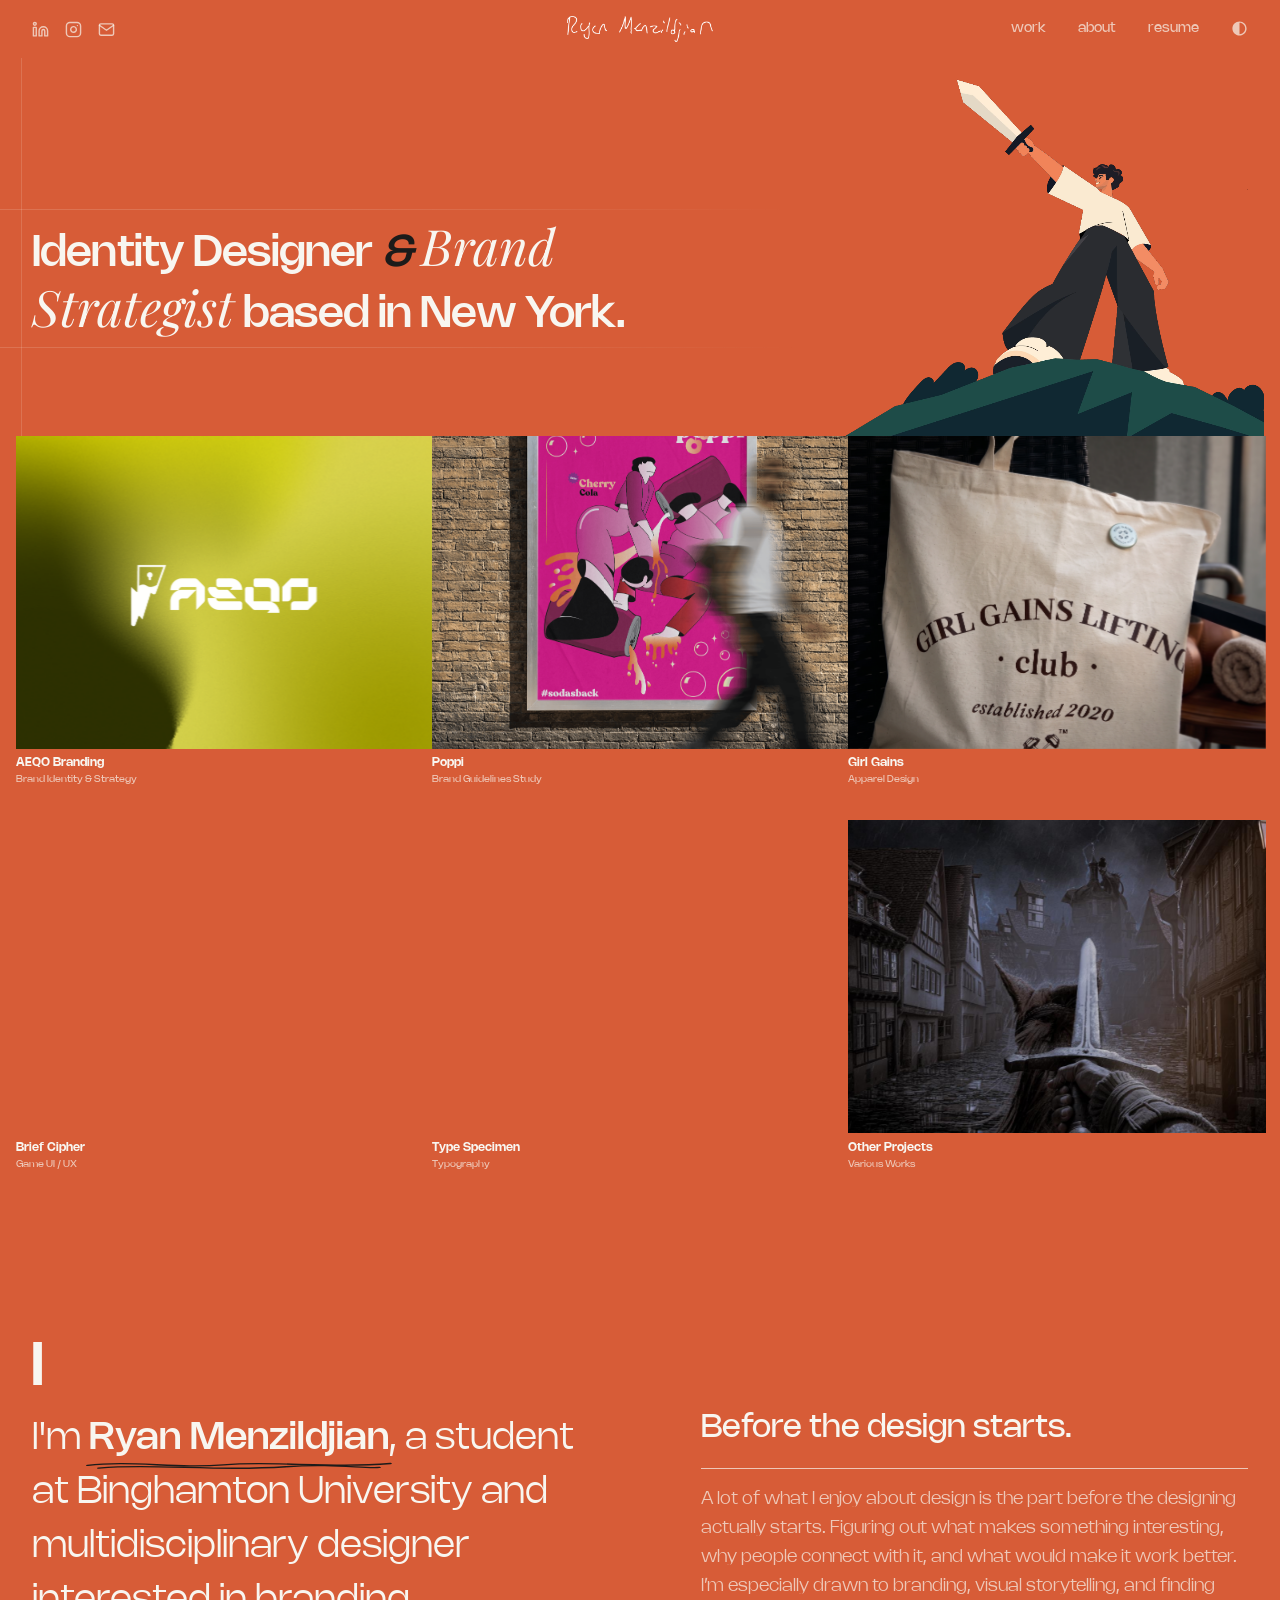
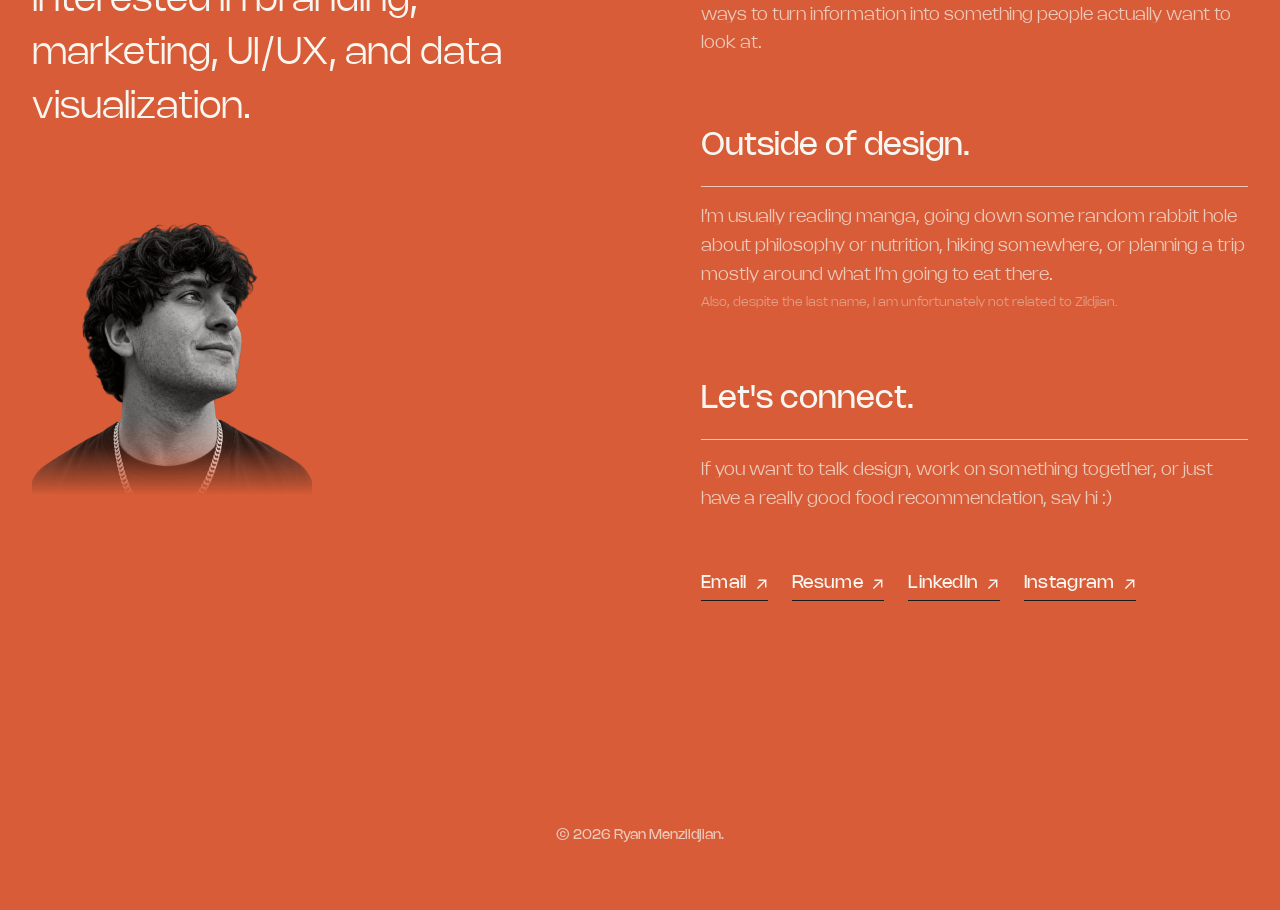
<file: index.html>
<!DOCTYPE html>
<html lang="en">
<head>
  <meta charset="UTF-8">
  <meta name="viewport" content="width=device-width, initial-scale=1.0">
  <meta name="color-scheme" content="light dark">
  <title>Ryan Menzildjian - Portfolio</title>
  <link rel="stylesheet" href="style.css">

  <!-- Favicon -->
  <link rel="icon" type="image/x-icon" href="favicon.ico">
  <link rel="icon" type="image/png" sizes="32x32" href="assets/favicon-32x32.png">
  <link rel="icon" type="image/png" sizes="16x16" href="assets/favicon-16x16.png">
  <link rel="apple-touch-icon" sizes="180x180" href="assets/apple-touch-icon.png">

  <!-- SEO & Social Meta Tags -->
  <meta name="description" content="Ryan Menzildjian is an Identity Designer & Brand Strategist based in New York. Explore a portfolio of modern brand identities, apparel design, and creative storytelling.">
  <meta name="keywords" content="Ryan Menzildjian, Identity Designer, Brand Strategist, UI/UX Designer, Graphic Designer, New York, Branding Portfolio, Graphic Design">
  <meta name="author" content="Ryan Menzildjian">
  <meta property="og:title" content="Ryan Menzildjian - Portfolio">
  <meta property="og:description" content="Identity Designer & Brand Strategist based in New York.">
  <meta property="og:type" content="website">
  <meta name="twitter:card" content="summary_large_image">
  <meta name="twitter:title" content="Ryan Menzildjian - Portfolio">
  <meta name="twitter:description" content="Identity Designer & Brand Strategist based in New York.">
</head>
<body>
  
  <header class="site-header">
    <div class="header-inner">
      <nav class="social-nav">
        <a href="https://www.linkedin.com/in/ryanmenzildjian/" target="_blank" aria-label="LinkedIn">
          <svg viewBox="0 0 24 24" fill="none" stroke="currentColor" stroke-width="2" stroke-linecap="round" stroke-linejoin="round" class="social-icon"><path d="M16 8a6 6 0 0 1 6 6v7h-4v-7a2 2 0 0 0-2-2 2 2 0 0 0-2 2v7h-4v-7a6 6 0 0 1 6-6z"></path><rect x="2" y="9" width="4" height="12"></rect><circle cx="4" cy="4" r="2"></circle></svg>
        </a>
        <a href="https://www.instagram.com/ryan.menzi/" target="_blank" aria-label="Instagram">
          <svg viewBox="0 0 24 24" fill="none" stroke="currentColor" stroke-width="2" stroke-linecap="round" stroke-linejoin="round" class="social-icon"><rect x="2" y="2" width="20" height="20" rx="5" ry="5"></rect><path d="M16 11.37A4 4 0 1 1 12.63 8 4 4 0 0 1 16 11.37z"></path><line x1="17.5" y1="6.5" x2="17.51" y2="6.5"></line></svg>
        </a>
        <a href="mailto:ryanmenzildjian@gmail.com" aria-label="Email">
          <svg viewBox="0 0 24 24" fill="none" stroke="currentColor" stroke-width="2" stroke-linecap="round" stroke-linejoin="round" class="social-icon"><path d="M4 4h16c1.1 0 2 .9 2 2v12c0 1.1-.9 2-2 2H4c-1.1 0-2-.9-2-2V6c0-1.1.9-2 2-2z"></path><polyline points="22,6 12,13 2,6"></polyline></svg>
        </a>
      </nav>
      <a href="/" class="logo" aria-label="Ryan Menzildjian">
        <img src="assets/signature.png" alt="Ryan Menzildjian" class="signature-img">
      </a>
      <nav class="main-nav">
        <a href="#work">work</a>
        <a href="#about">about</a>
        <a href="assets/resume.pdf" target="_blank">resume</a>
        <button id="invert-toggle" class="invert-btn" aria-label="Invert Colors">
          <svg viewBox="0 0 24 24" fill="currentColor">
            <path d="M12 22C17.5228 22 22 17.5228 22 12C22 6.47715 17.5228 2 12 2C6.47715 2 2 6.47715 2 12C2 17.5228 6.47715 22 12 22ZM12 20V4C16.4183 4 20 7.58172 20 12C20 16.4183 16.4183 20 12 20Z"/>
          </svg>
        </button>
      </nav>
    </div>
  </header>

  <main>
    <!-- Simple Intro (Optional, very minimal) -->
    <section class="intro-section" style="position: relative;">
      <!-- Waving Character Animation -->
      <div class="hero-character">
        
          <video class="hero-video-desktop" autoplay loop muted playsinline style="width: 100%; height: 100%; object-fit: contain;">
            <source src="assets/Sword_Idle_Transparent_Final.webm" type="video/webm">
          </video>
          <img class="hero-img-mobile" src="assets/Sword_Idle_Transparent.apng" alt="Hero Animation" style="width: 100%; height: auto; object-fit: contain; mix-blend-mode: screen;">
    
      </div>
      <div class="section-container">
        <div class="hero-text-rotator">
          <div class="hero-grid-line-bottom"></div>
          <h1 class="intro-text hook-text">Let's make something<br> <span class="script-accent">great</span> together!</h1>
          <h1 class="intro-text role-text">
            <span class="skill-wrapper" style="display: inline-block; vertical-align: bottom; transition: width 0.3s cubic-bezier(0.22, 1, 0.36, 1); overflow: hidden; position: relative; height: 1.15em; width: 250px; margin-right: 0.15em;">
              <span class="skill-current" style="display: inline-block; position: absolute; left: 0; top: 0; white-space: nowrap; line-height: 1.15em;">Identity Designer</span>
            </span><span class="accent">&amp;</span> <span class="script-text">Brand</span><br> <span class="script-text">Strategist</span> based in New York.
          </h1>
        </div>
      </div>
    </section>

    <!-- Visual Grid -->
    <section id="work" class="work-section">
      <div class="portfolio-grid">
        
        <!-- AEQO -->
        <a href="aeqo" class="project-card">
          <div class="project-image-wrapper">
            <img src="assets/aeqo-new-preview.png" alt="AEQO Branding" class="project-img" loading="lazy" decoding="async" style="--base-scale: 1.15;">
          </div>
          <div class="project-meta-bottom">
            <h3>AEQO Branding</h3>
            <p>Brand Identity & Strategy</p>
          </div>
        </a>

        <!-- Poppi -->
        <a href="poppi" class="project-card">
          <div class="project-image-wrapper">
            <img src="assets/poppi-mockup.png" alt="Poppi Branding" class="project-img" loading="lazy" decoding="async" style="--base-scale: 1.15;">
          </div>
          <div class="project-meta-bottom">
            <h3>Poppi</h3>
            <p>Brand Guidelines Study</p>
          </div>
        </a>

        <!-- Girl Gains -->
        <a href="internship" class="project-card">
          <div class="project-image-wrapper">
            <img src="assets/girl-gains-mockup.jpg" alt="Girl Gains" class="project-img" loading="lazy" decoding="async">
          </div>
          <div class="project-meta-bottom">
            <h3>Girl Gains</h3>
            <p>Apparel Design</p>
          </div>
        </a>

        <!-- Brief Cipher -->
        <a href="brief-cipher" class="project-card">
          <div class="project-image-wrapper">
            <img src="assets/brief-cipher-preview.webp" alt="Brief Cipher" class="project-img" loading="lazy" decoding="async" style="object-position: center 40%;">
          </div>
          <div class="project-meta-bottom">
            <h3>Brief Cipher</h3>
            <p>Game UI / UX</p>
          </div>
        </a>

        <!-- Type Specimen -->
        <a href="type-specimen" class="project-card">
          <div class="project-image-wrapper">
            <img src="assets/type-specimen-mockup.png" alt="Type Specimen" class="project-img" loading="lazy" decoding="async" style="--base-scale: 1.3;">
          </div>
          <div class="project-meta-bottom">
            <h3>Type Specimen</h3>
            <p>Typography</p>
          </div>
        </a>

        <!-- Photo Manipulation -->
        <a href="photo-manipulation" class="project-card">
          <div class="project-image-wrapper">
            <img src="assets/photo-manipulation-opt.jpg" alt="Photo Manipulation" class="project-img" loading="lazy" decoding="async">
          </div>
          <div class="project-meta-bottom">
            <h3>Other Projects</h3>
            <p>Various Works</p>
          </div>
        </a>

      </div>
    </section>

    <!-- Minimal About -->
    <section id="about" class="about-section">
      <div class="section-container">
        <div class="about-bento-grid">
          
          <!-- Left Column -->
          <div class="about-left">
            <div class="greeting-container">
              <h1 class="greeting">
                <span class="greeting-text" data-languages='["Hello!", "Hola!", "Bonjour!", "Ciao!", "こんにちは!", "Guten Tag!", "مرحبا!", "Привет!", "Olá!", "안녕하세요!"]'></span><span class="typing-cursor">|</span>
              </h1>
              <p class="about-large-text">
                I'm <span class="name-highlight">Ryan Menzildjian</span>, a student at Binghamton University and multidisciplinary designer interested in branding, marketing, UI/UX, and data visualization.
              </p>
            </div>
            
            <div class="about-image">
              <img src="assets/ryan-portrait.webp" width="840" height="840" alt="Portrait of Ryan Menzildjian" style="height: auto; aspect-ratio: 1; object-fit: contain; mask-image: linear-gradient(to bottom, #000 72%, rgb(0 0 0 / 0.8) 83%, transparent 100%);">
            </div>
          </div>

          <!-- Right Column -->
          <div class="about-right">
            
            <div class="about-block">
              <h3 class="about-block-title">Before the design starts.</h3>
              <p class="about-block-desc">
                A lot of what I enjoy about design is the part before the designing actually starts. Figuring out what makes something interesting, why people connect with it, and what would make it work better. I’m especially drawn to branding, visual storytelling, and finding ways to turn information into something people actually want to look at.
              </p>
            </div>

            <div class="about-block">
              <h3 class="about-block-title">Outside of design.</h3>
              <p class="about-block-desc">
                I’m usually reading manga, going down some random rabbit hole about philosophy or nutrition, hiking somewhere, or planning a trip mostly around what I’m going to eat there.<br>
                <span style="font-size: 0.7em; display: block; margin-top: 0.25rem; opacity: 0.6; line-height: 1.4;">Also, despite the last name, I am unfortunately not related to Zildjian.</span>
              </p>
            </div>

            <div class="about-block">
              <h3 class="about-block-title">Let's connect.</h3>
              <p class="about-block-desc" style="margin-bottom: 1.5rem;">
                If you want to talk design, work on something together, or just have a really good food recommendation, say hi :)
              </p>
              <div class="social-links-about" style="display: flex; gap: 1.5rem; flex-wrap: wrap;">
                <a href="mailto:ryanmenzildjian@gmail.com" class="external-link-btn">Email <span class="arrow">&#x2197;&#xFE0E;</span></a>
                <a href="assets/resume.pdf" target="_blank" class="external-link-btn">Resume <span class="arrow">&#x2197;&#xFE0E;</span></a>
                <a href="https://www.linkedin.com/in/ryanmenzildjian/" target="_blank" class="external-link-btn">LinkedIn <span class="arrow">&#x2197;&#xFE0E;</span></a>
                <a href="https://www.instagram.com/ryan.menzi/" target="_blank" class="external-link-btn">Instagram <span class="arrow">&#x2197;&#xFE0E;</span></a>
              </div>
            </div>

          </div>

        </div>
      </div>
    </section>

  </main>

  <footer class="site-footer-minimal">
    <div class="section-container">
      <p>&copy; 2026 Ryan Menzildjian.</p>
    </div>
  </footer>

  <script src="script.js"></script>
</body>
</html>
</file>
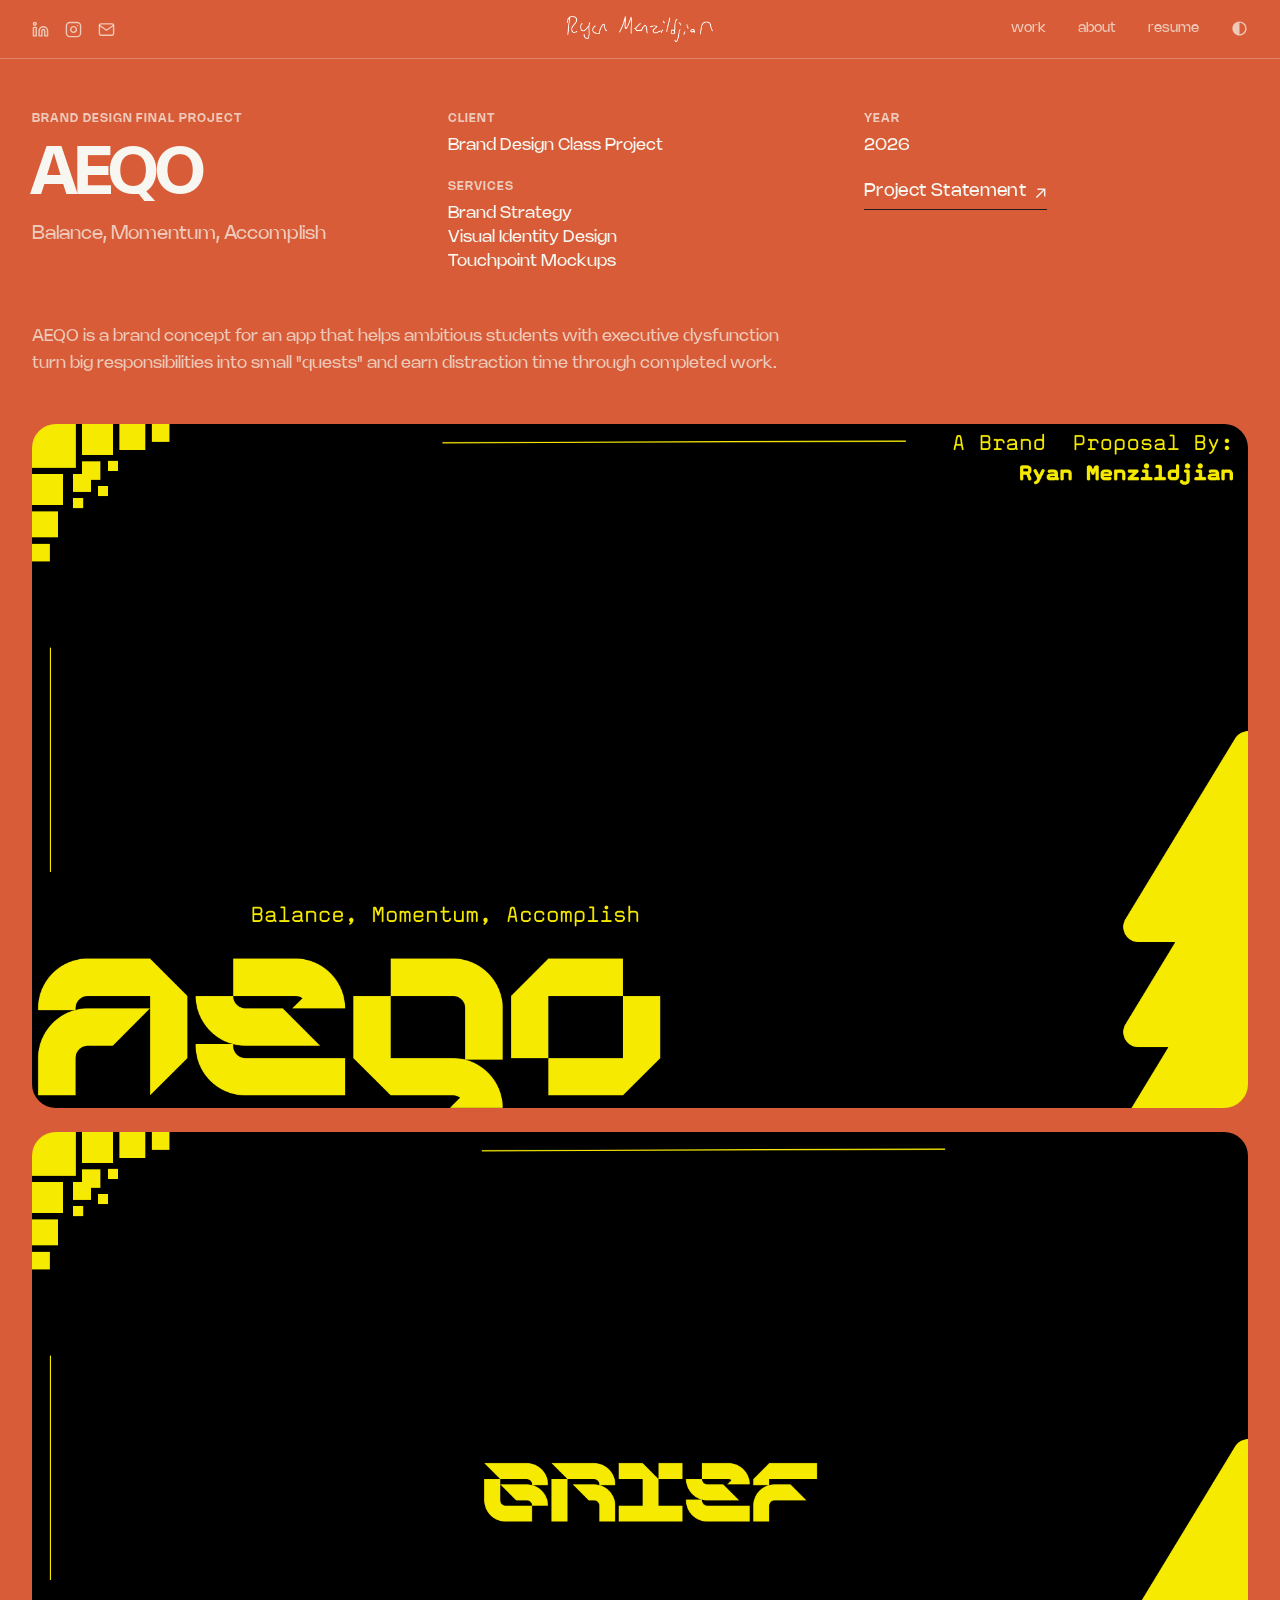
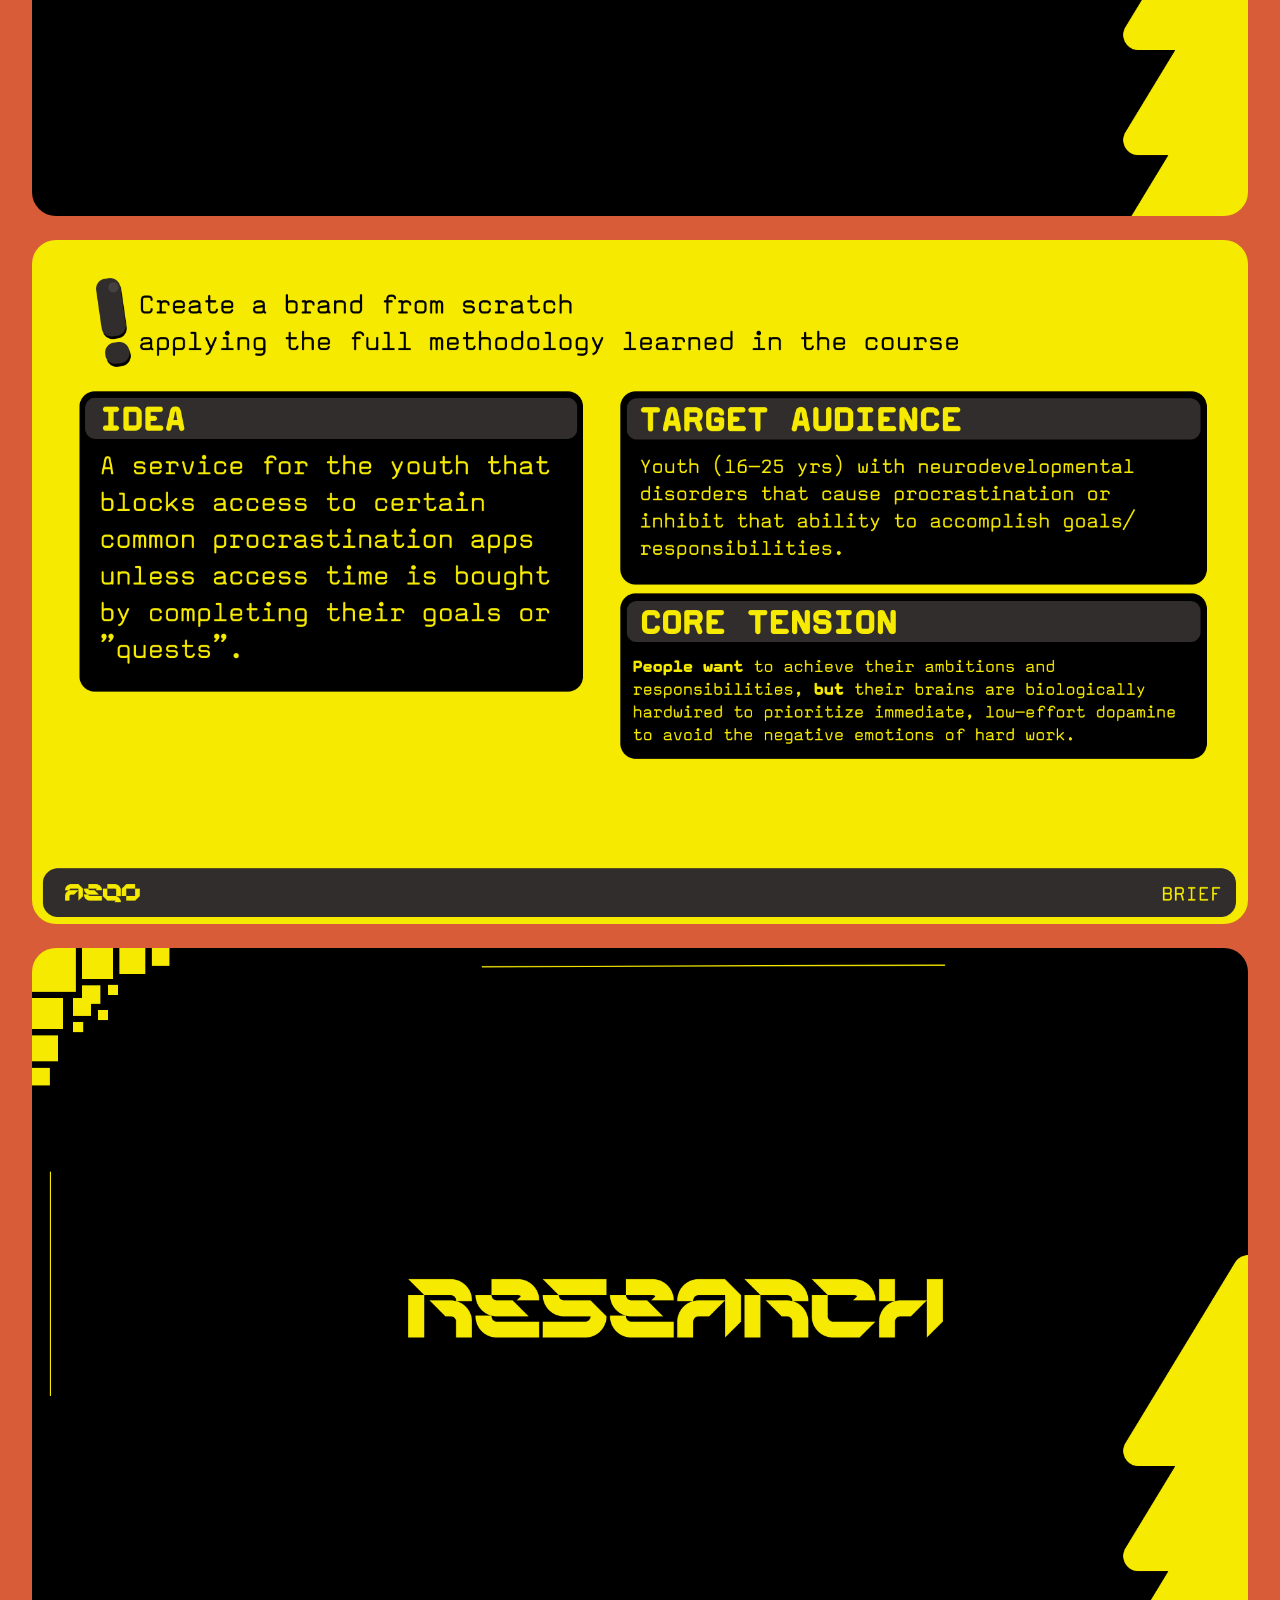
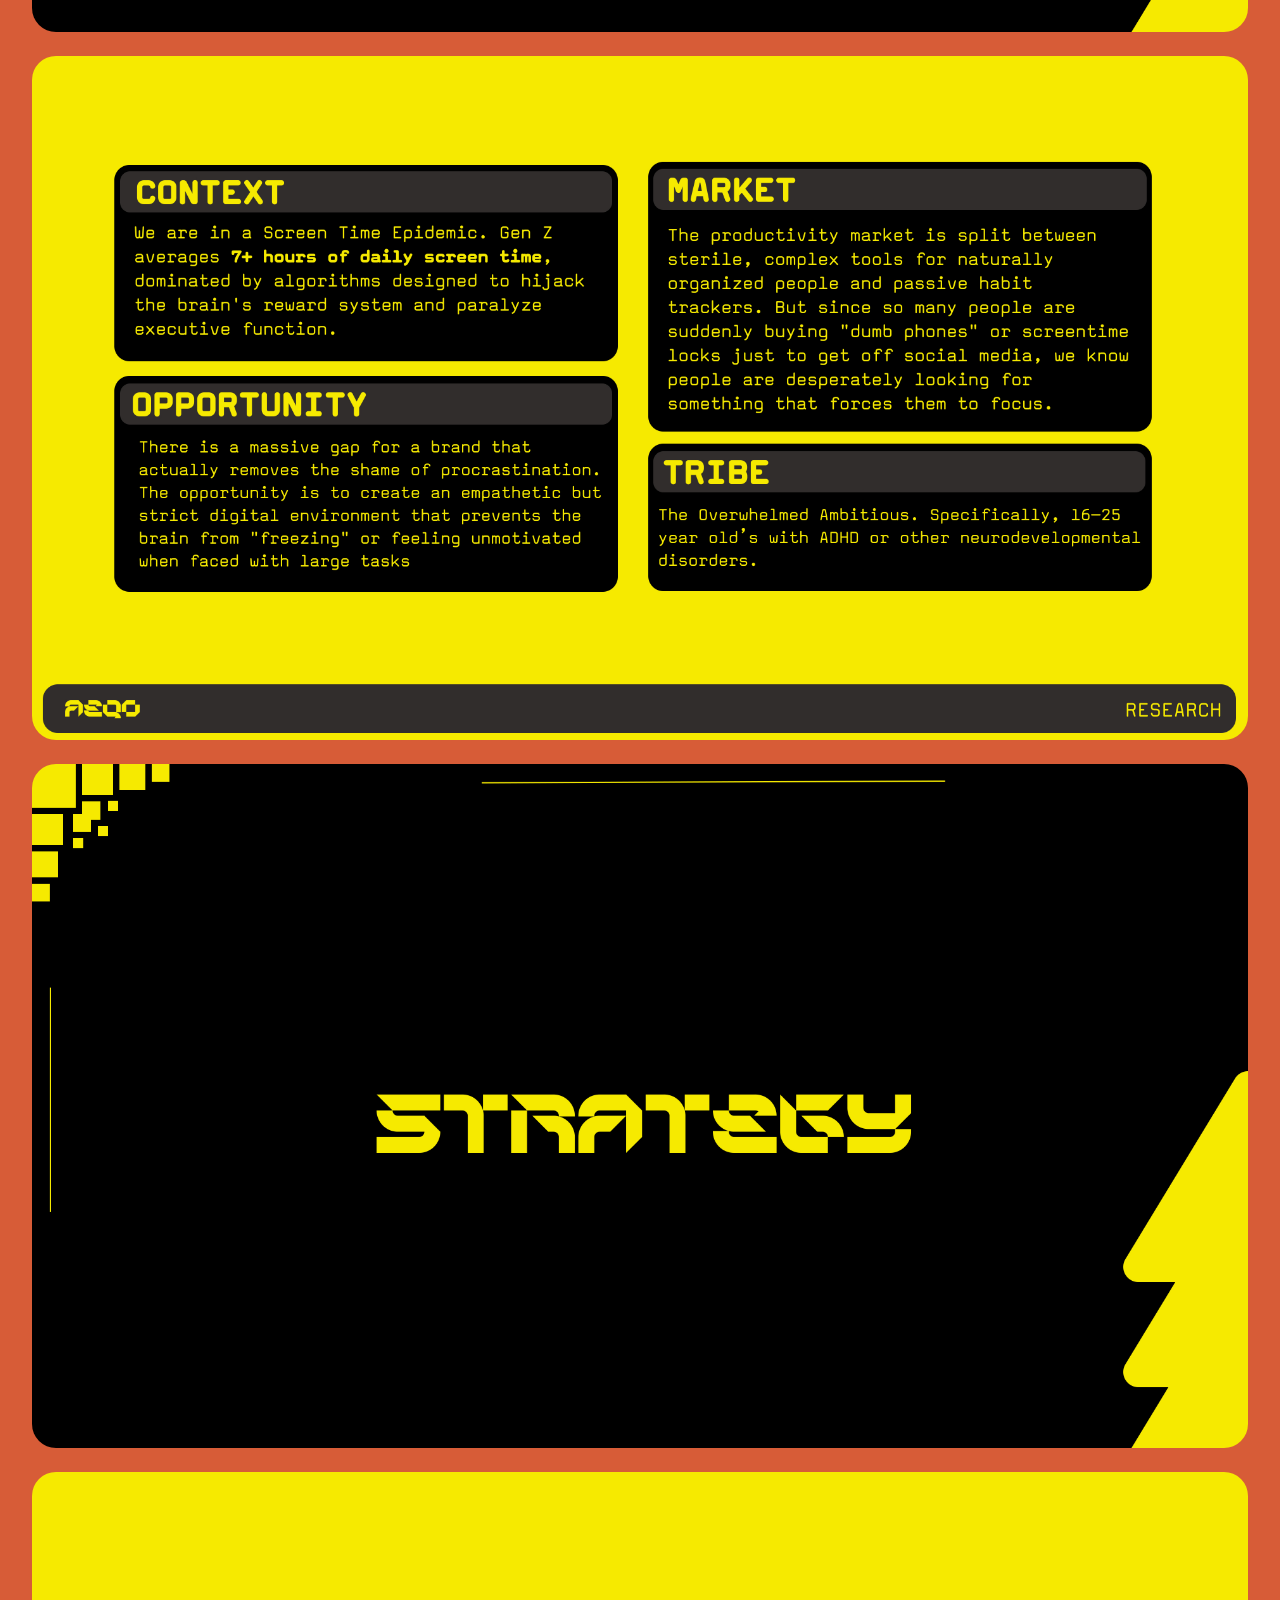
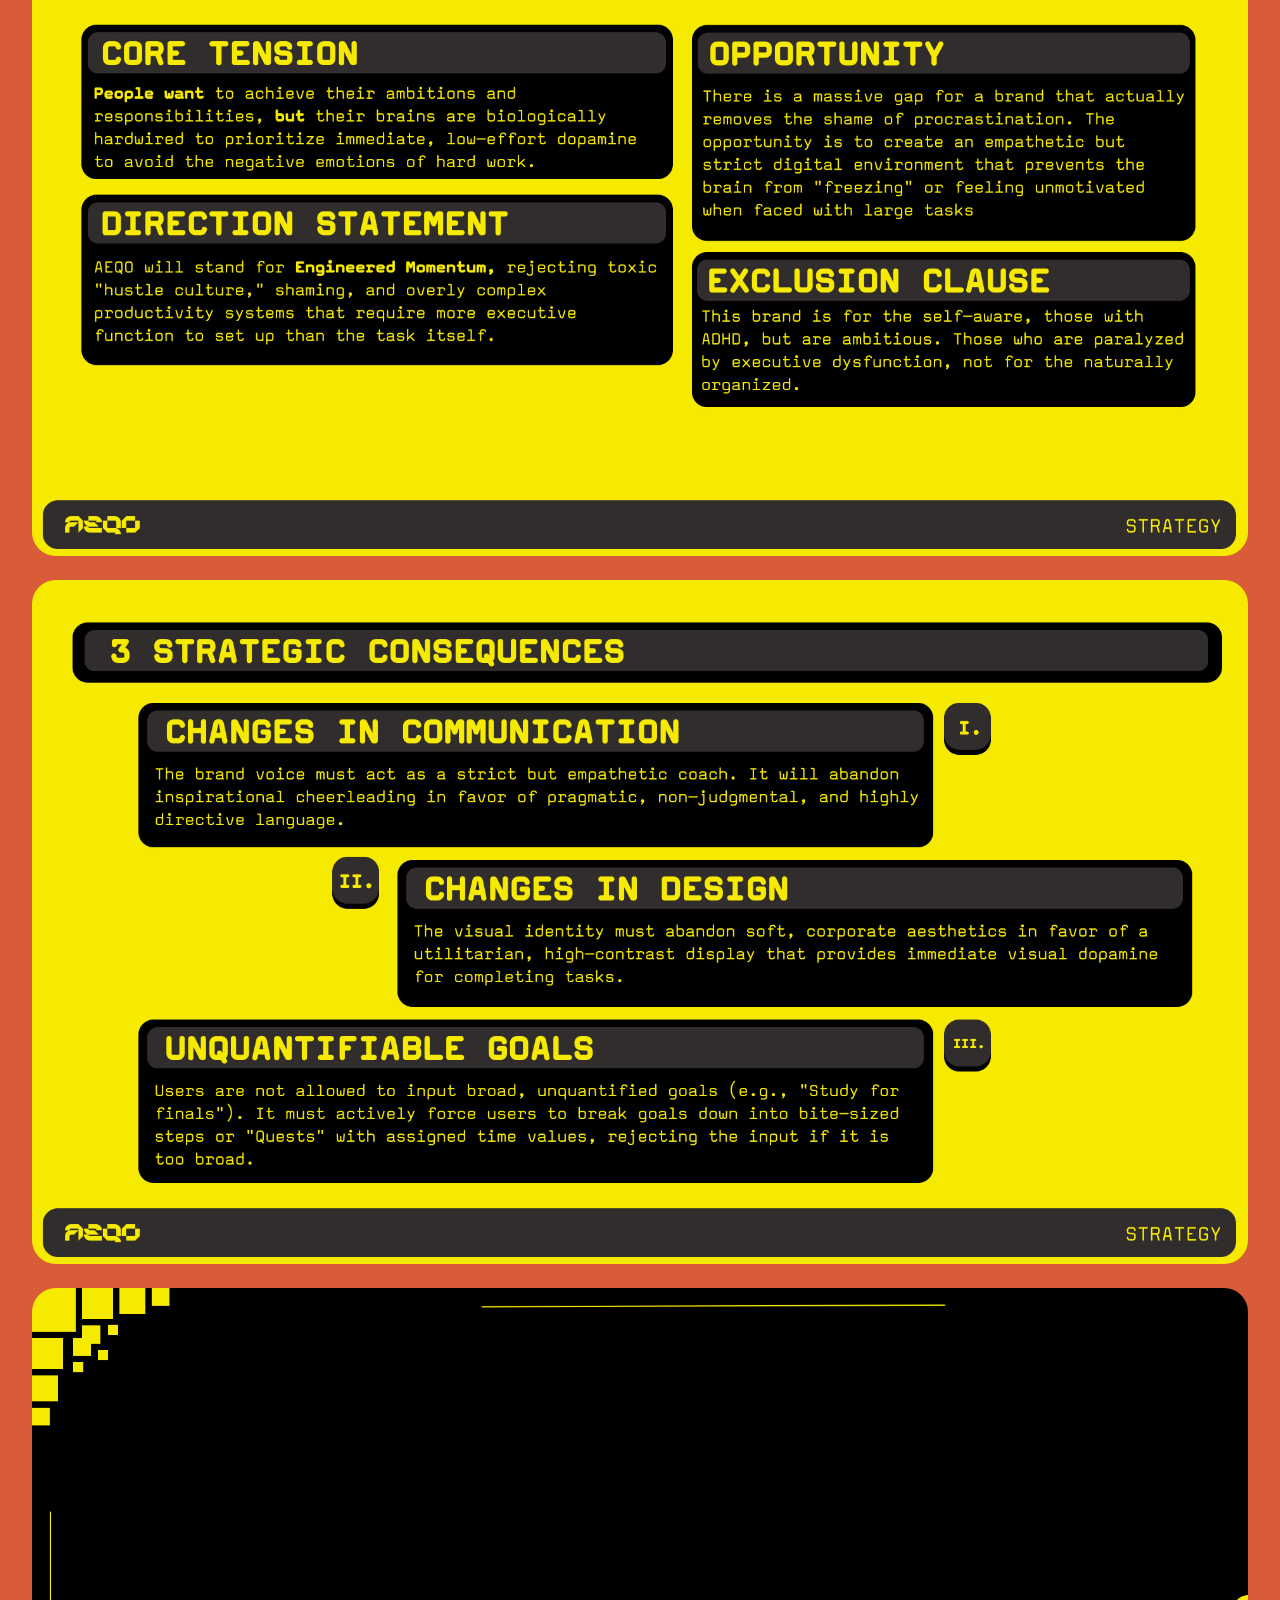
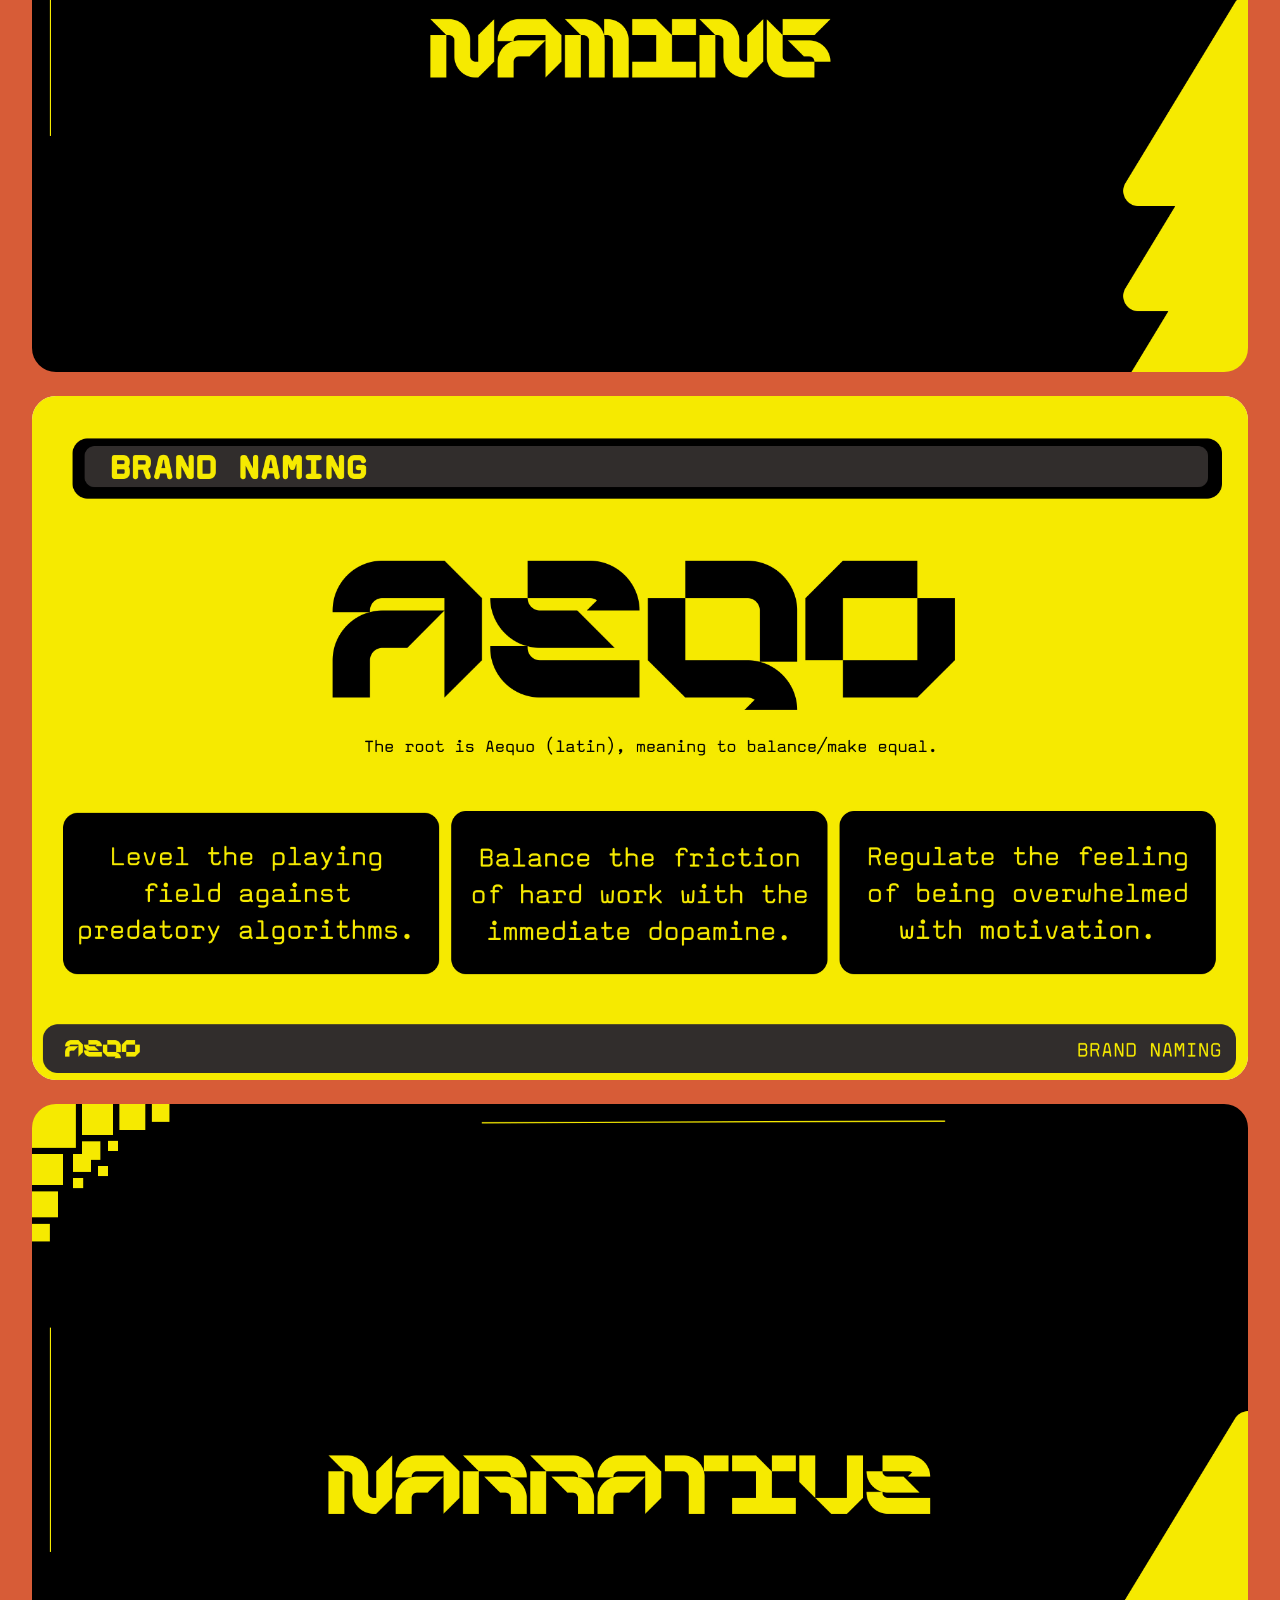
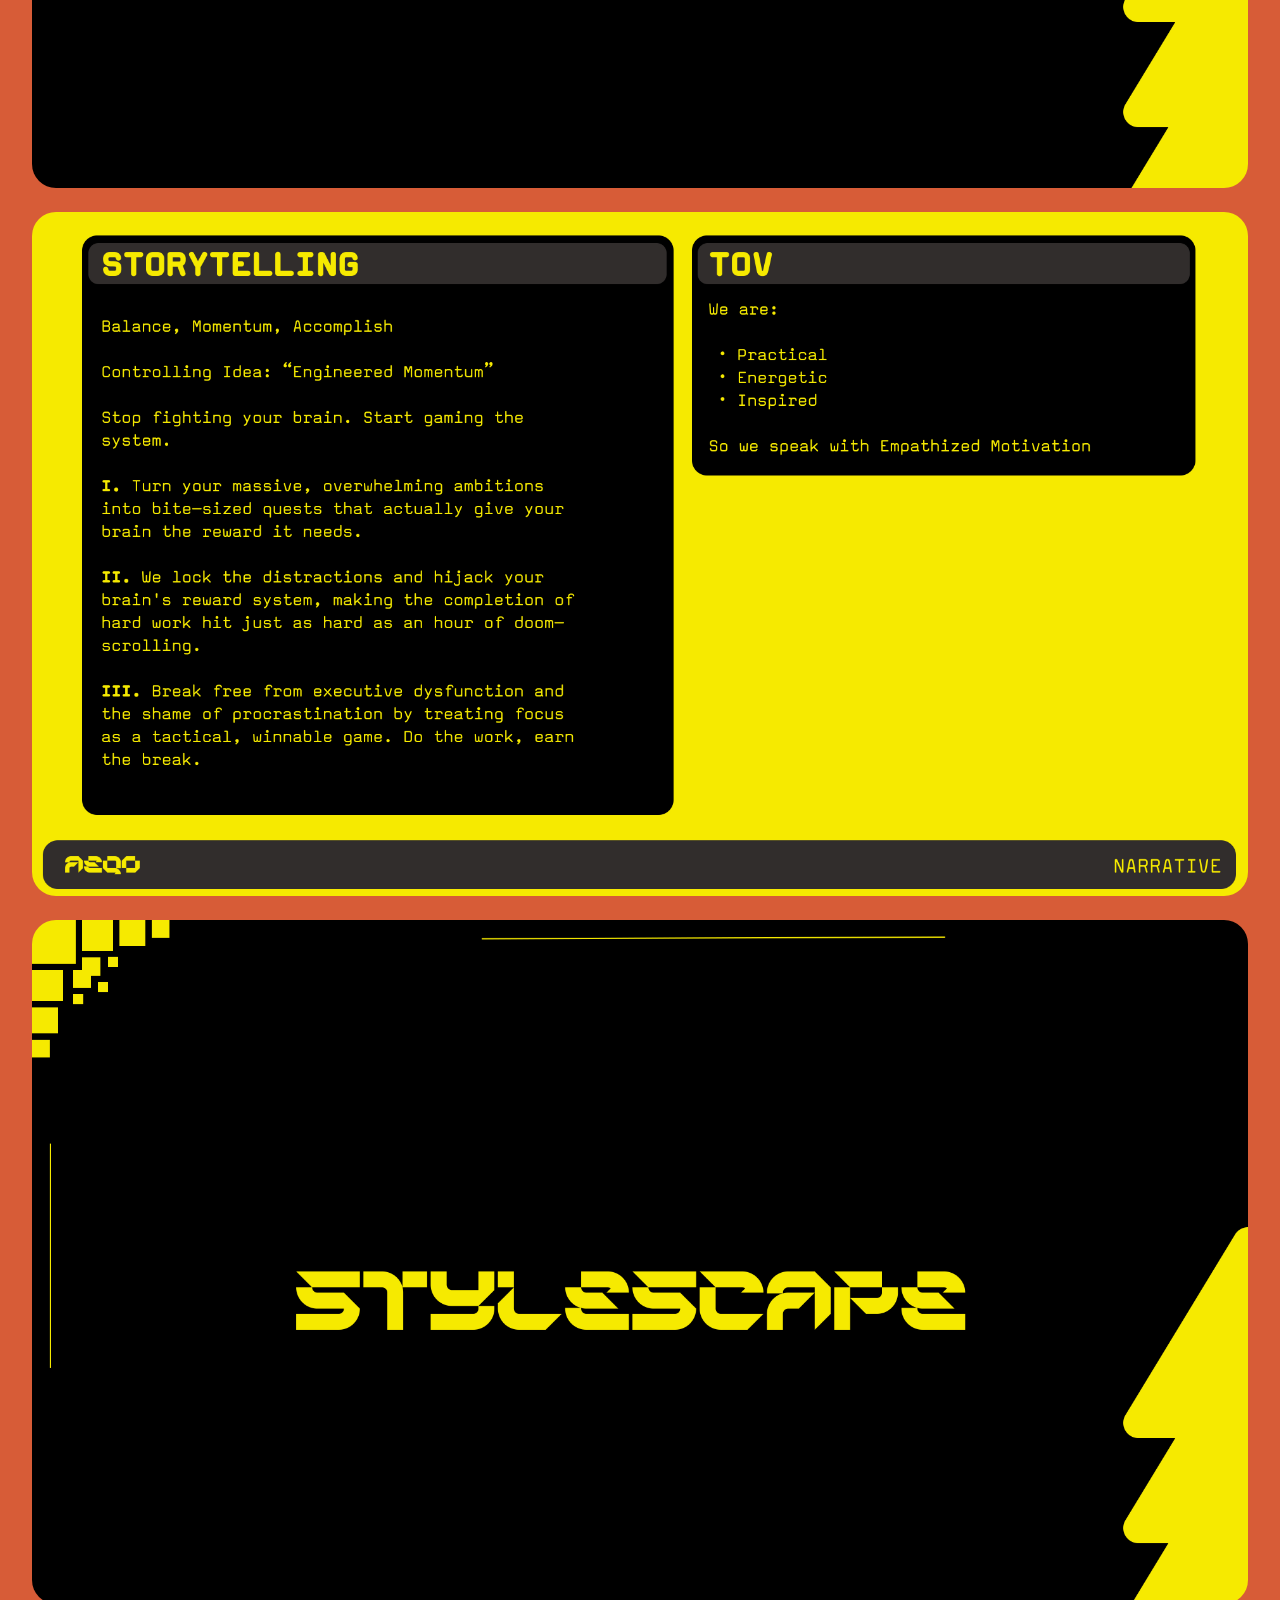
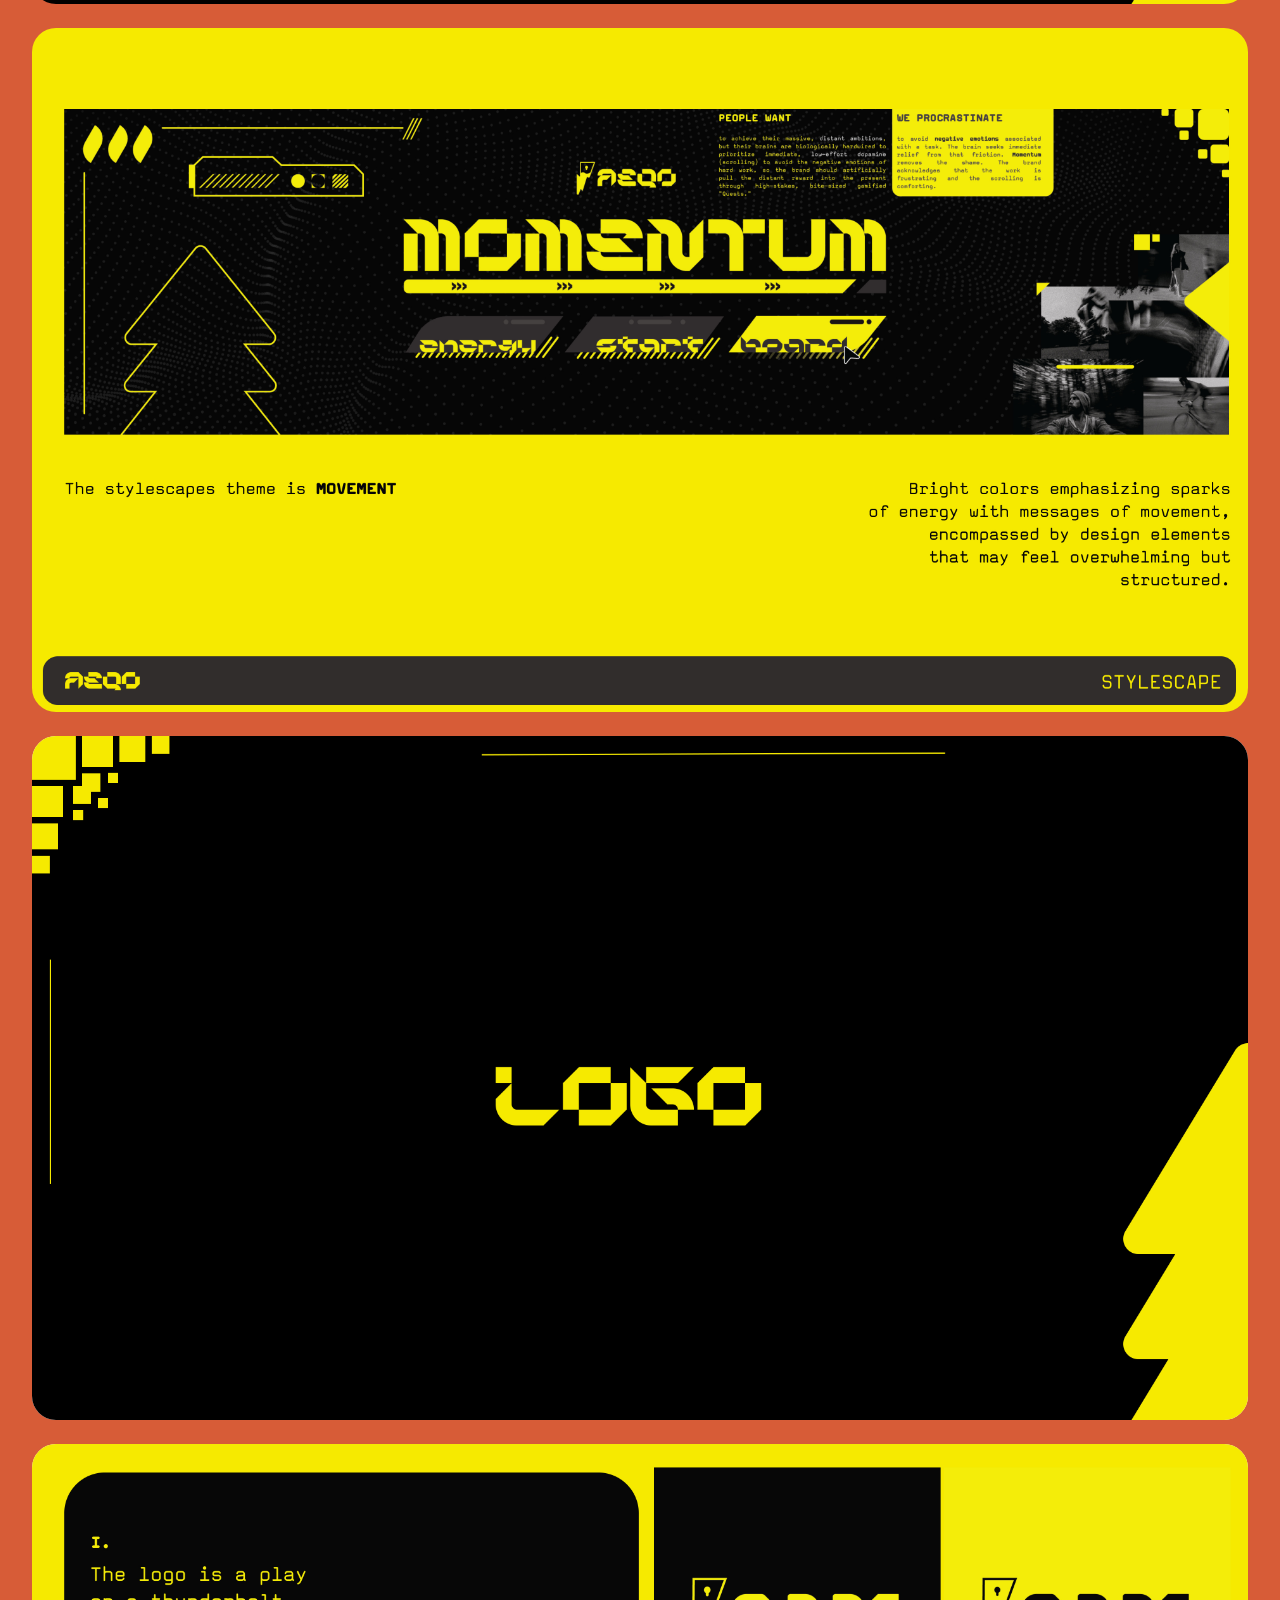
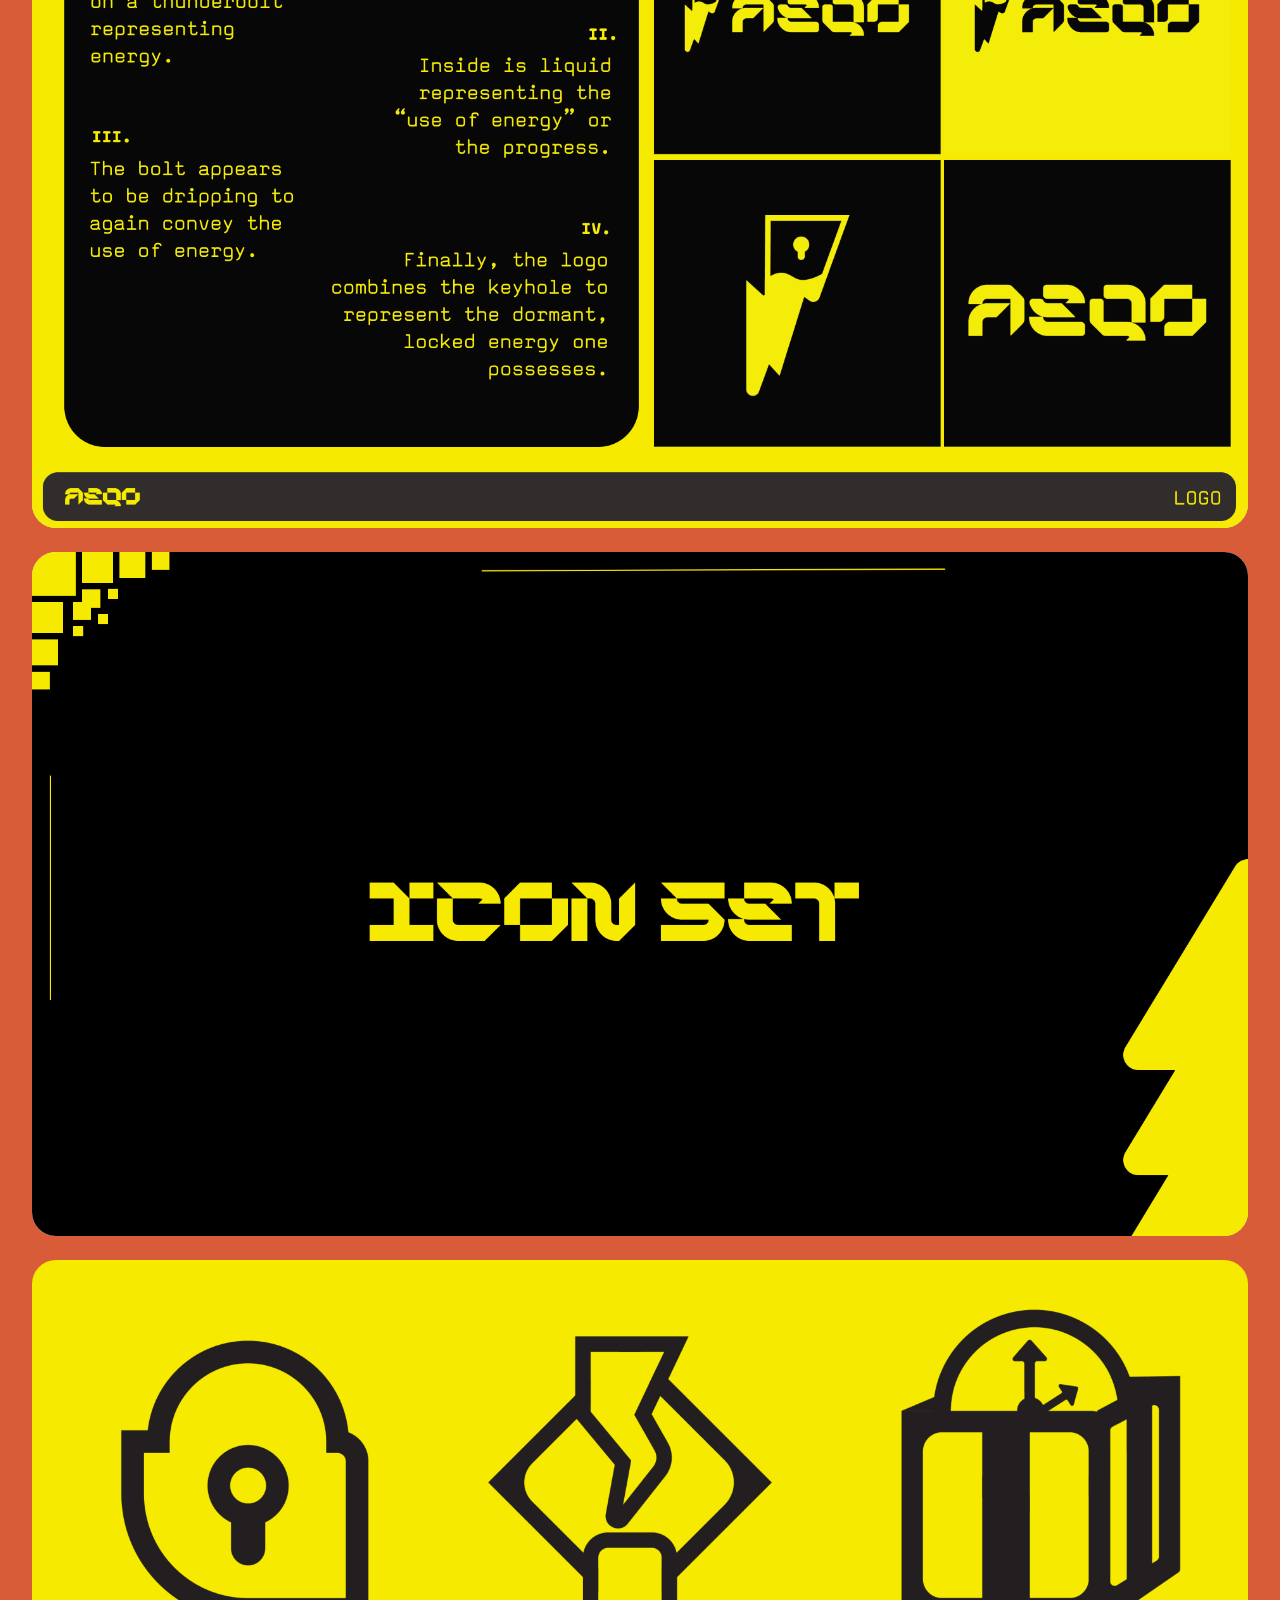
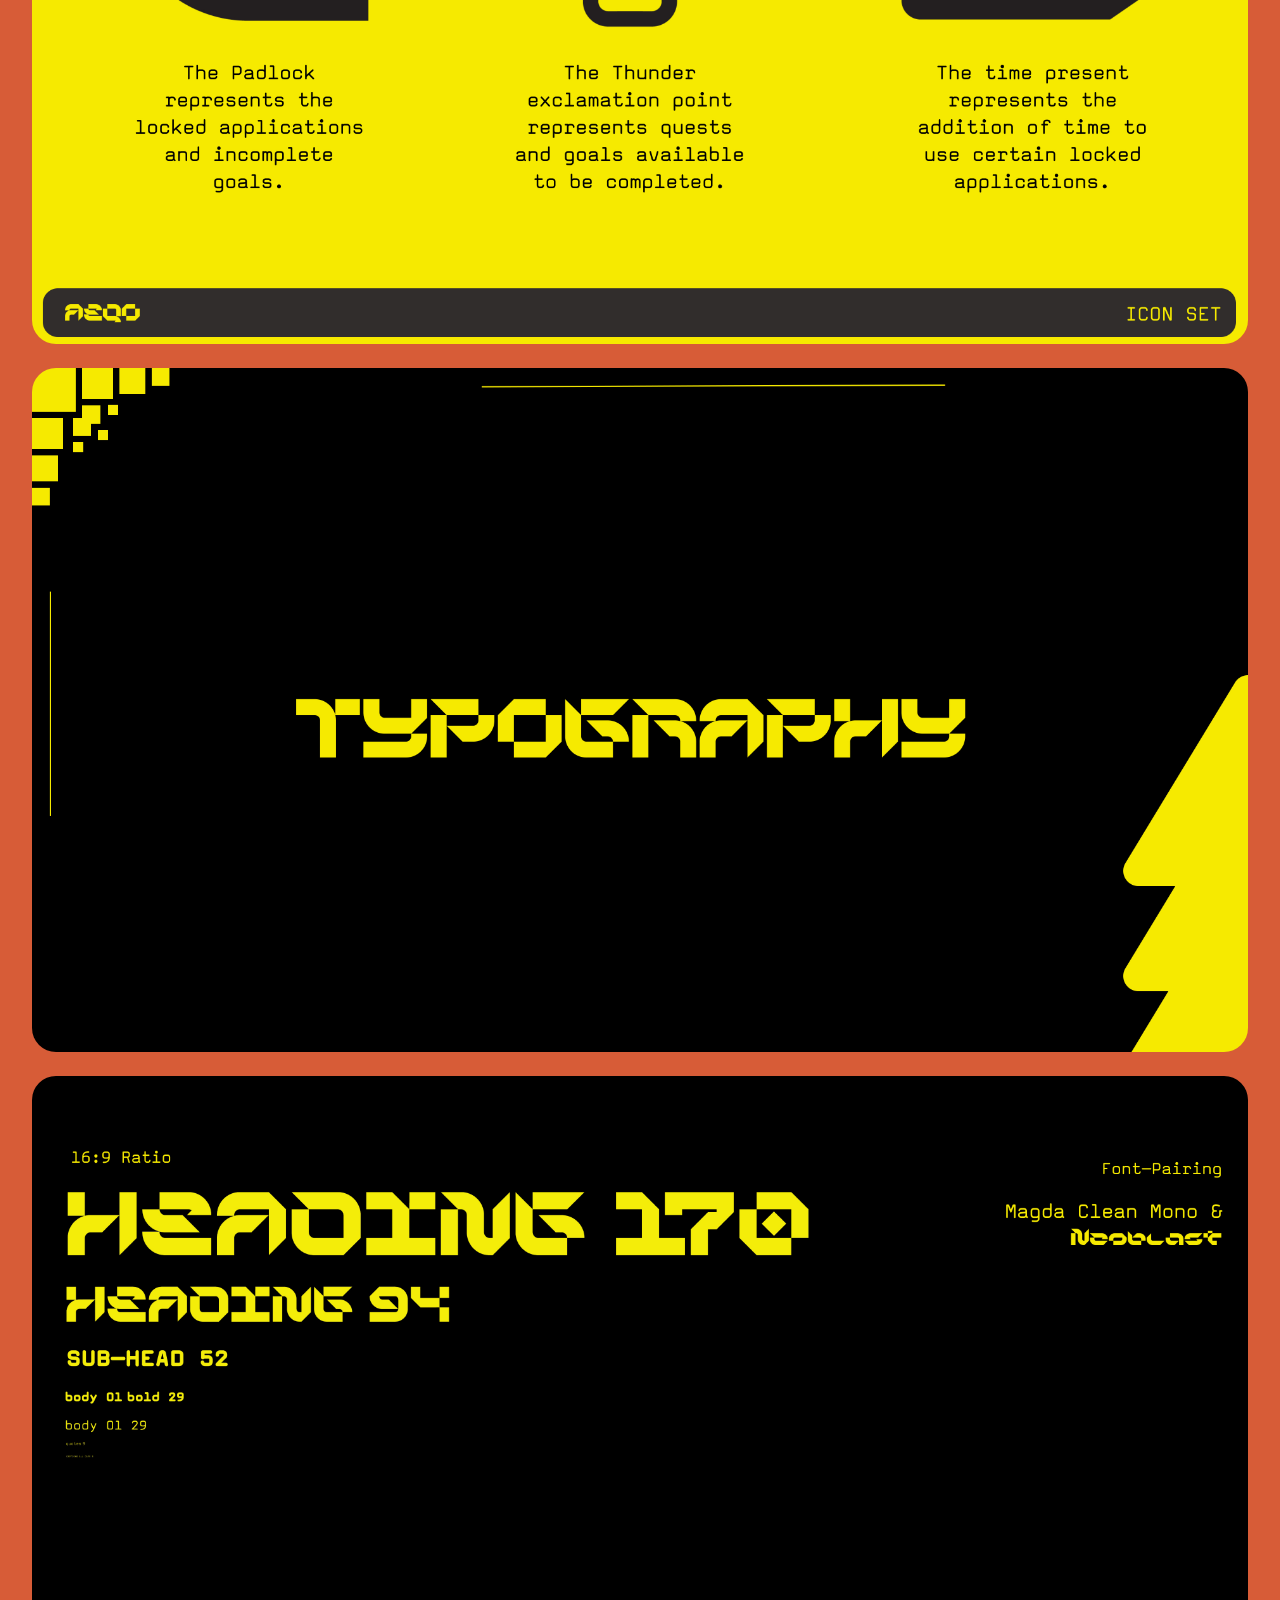
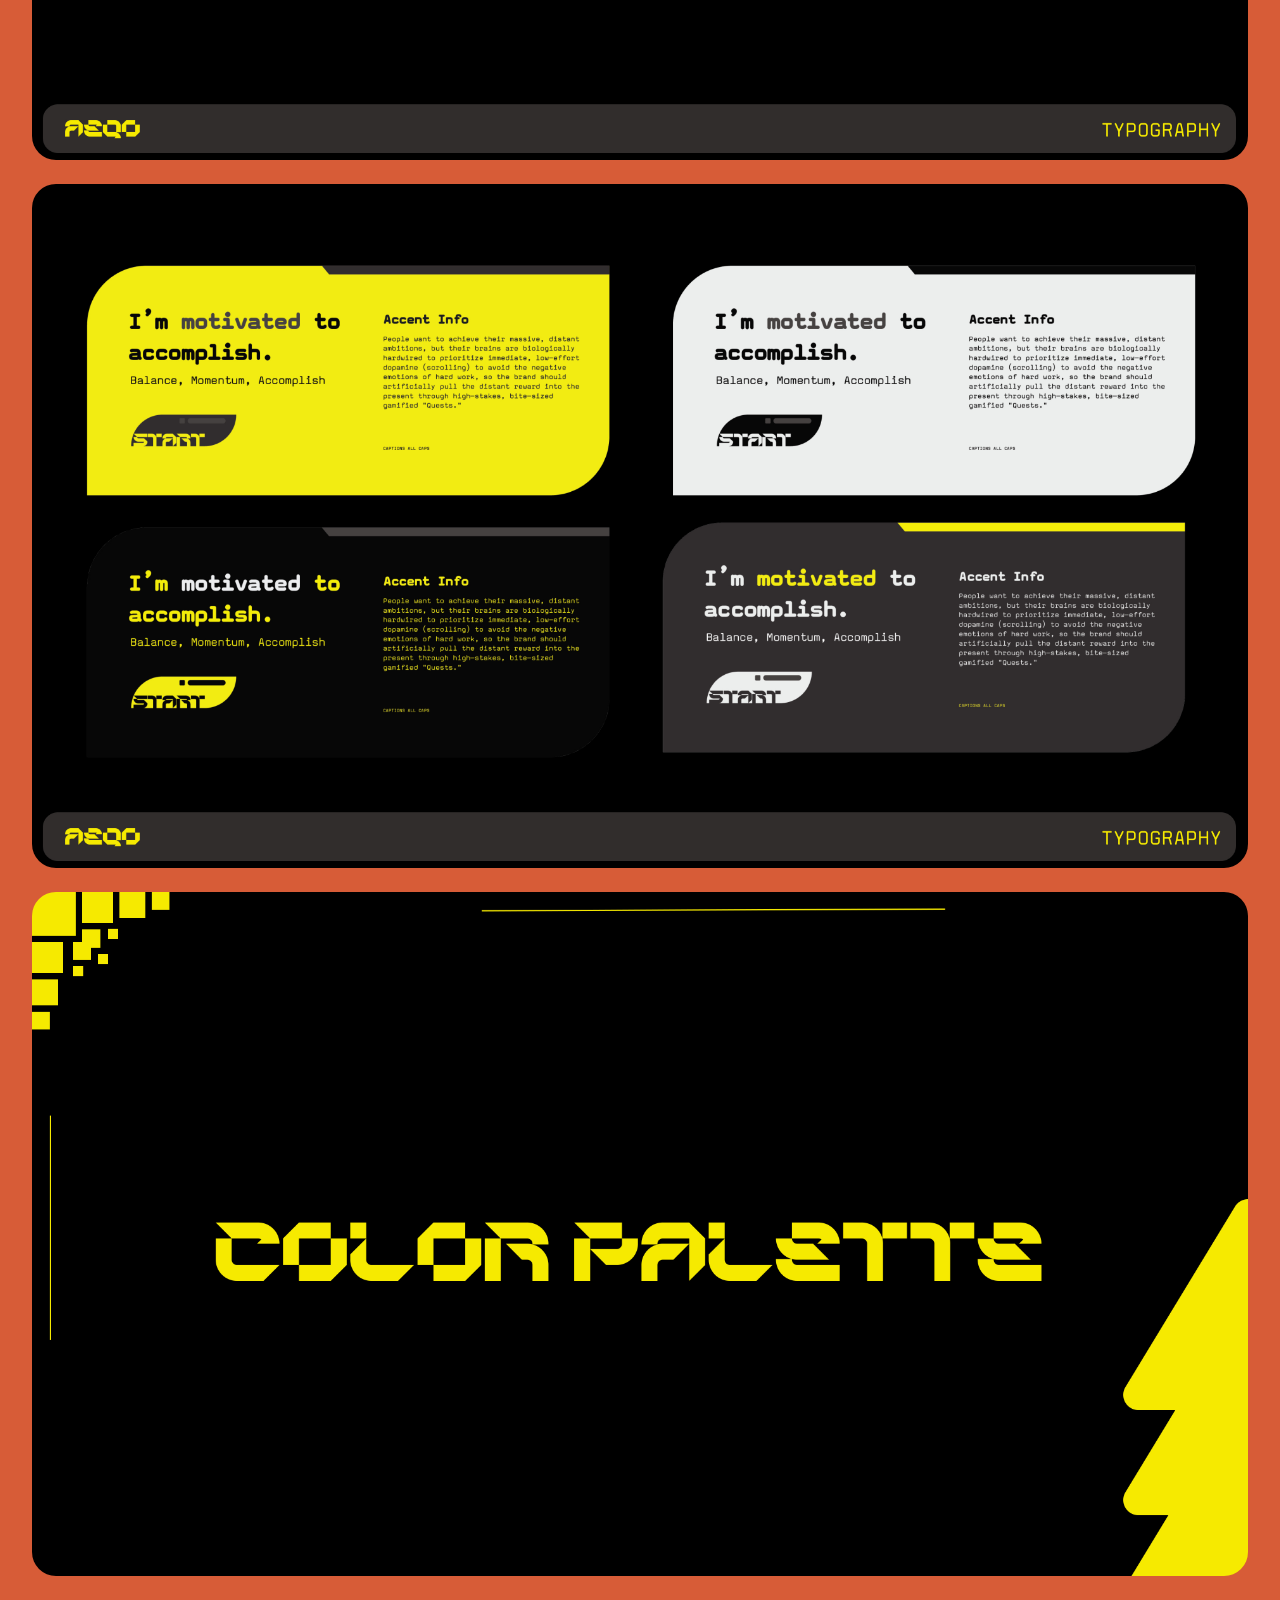
<file: aeqo.html>
<!DOCTYPE html>
<html lang="en">
<head>
  <meta charset="UTF-8">
  <meta name="viewport" content="width=device-width, initial-scale=1.0">
  <title>AEQO - Ryan Menzildjian</title>
  <link rel="stylesheet" href="style.css">

  <!-- Favicon -->
  <link rel="icon" type="image/x-icon" href="favicon.ico">
  <link rel="icon" type="image/png" sizes="32x32" href="assets/favicon-32x32.png">
  <link rel="icon" type="image/png" sizes="16x16" href="assets/favicon-16x16.png">
  <link rel="apple-touch-icon" sizes="180x180" href="assets/apple-touch-icon.png">

  <!-- SEO & Social Meta Tags -->
  <meta name="description" content="Ryan Menzildjian is an Identity Designer & Brand Strategist based in New York. Explore a portfolio of modern brand identities, apparel design, and creative storytelling.">
  <meta name="keywords" content="Ryan Menzildjian, Identity Designer, Brand Strategist, UI/UX Designer, Graphic Designer, New York, Branding Portfolio, Graphic Design">
  <meta name="author" content="Ryan Menzildjian">
  <meta property="og:title" content="AEQO - Ryan Menzildjian">
  <meta property="og:description" content="Identity Designer & Brand Strategist based in New York.">
  <meta property="og:type" content="website">
  <meta name="twitter:card" content="summary_large_image">
  <meta name="twitter:title" content="AEQO - Ryan Menzildjian">
  <meta name="twitter:description" content="Identity Designer & Brand Strategist based in New York.">
</head>
<body class="light-mode project-page">
  <header class="site-header">
    <div class="header-inner">
      <nav class="social-nav" aria-label="Social links">
        <a href="https://www.linkedin.com/in/ryanmenzildjian/" target="_blank" rel="noreferrer" aria-label="LinkedIn">
          <svg viewBox="0 0 24 24" fill="none" stroke="currentColor" stroke-width="2" stroke-linecap="round" stroke-linejoin="round" class="social-icon"><path d="M16 8a6 6 0 0 1 6 6v7h-4v-7a2 2 0 0 0-2-2 2 2 0 0 0-2 2v7h-4v-7a6 6 0 0 1 6-6z"></path><rect x="2" y="9" width="4" height="12"></rect><circle cx="4" cy="4" r="2"></circle></svg>
        </a>
        <a href="https://www.instagram.com/ryan.menzi/" target="_blank" rel="noreferrer" aria-label="Instagram">
          <svg viewBox="0 0 24 24" fill="none" stroke="currentColor" stroke-width="2" stroke-linecap="round" stroke-linejoin="round" class="social-icon"><rect x="2" y="2" width="20" height="20" rx="5" ry="5"></rect><path d="M16 11.37A4 4 0 1 1 12.63 8 4 4 0 0 1 16 11.37z"></path><line x1="17.5" y1="6.5" x2="17.51" y2="6.5"></line></svg>
        </a>
        <a href="mailto:ryanmenzildjian@gmail.com" aria-label="Email">
          <svg viewBox="0 0 24 24" fill="none" stroke="currentColor" stroke-width="2" stroke-linecap="round" stroke-linejoin="round" class="social-icon"><path d="M4 4h16c1.1 0 2 .9 2 2v12c0 1.1-.9 2-2 2H4c-1.1 0-2-.9-2-2V6c0-1.1.9-2 2-2z"></path><polyline points="22,6 12,13 2,6"></polyline></svg>
        </a>
      </nav>
      <a href="index.html" class="logo" aria-label="Ryan Menzildjian home"><img src="assets/signature.png" alt="Ryan Menzildjian" class="signature-img"></a>
      <nav class="main-nav" aria-label="Primary navigation">
        <a href="index.html#work">work</a><a href="index.html#about">about</a><a href="assets/resume.pdf" target="_blank">resume</a>
        <button id="invert-toggle" class="invert-btn" aria-label="Invert colors"><svg viewBox="0 0 24 24" fill="currentColor"><path d="M12 22C17.5228 22 22 17.5228 22 12C22 6.47715 17.5228 2 12 2C6.47715 2 2 6.47715 2 12C2 17.5228 6.47715 22 12 22ZM12 20V4C16.4183 4 20 7.58172 20 12C20 16.4183 16.4183 20 12 20Z"/></svg></button>
      </nav>
    </div>
  </header>

  <main class="case-study-main">
    <section class="bc-hero bc-shell" aria-labelledby="project-title">
      <div class="bc-hero__header">
        <div>
          <p class="bc-label">Brand Design Final Project</p>
          <h1 id="project-title">AEQO</h1>
          <p class="bc-subtitle">Balance, Momentum, Accomplish</p>
        </div>
        <div class="bc-hero__details">
          <dl class="bc-hero__facts">
            <div><dt>Client</dt><dd>Brand Design Class Project</dd></div>
            <div>
              <dt>Services</dt>
              <dd><ul role="list">
                <li>Brand Strategy</li>
                <li>Visual Identity Design</li>
                <li>Touchpoint Mockups</li>
              </ul></dd>
            </div>
          </dl>
          <div class="bc-hero__facts">
            <dl><div><dt>Year</dt><dd>2026</dd></div></dl>
            <div class="bc-hero__statement">
              <a href="assets/projects/internship/310_P3_Menzildjian_Statement_page-0001.jpg" target="_blank" rel="noopener" class="external-link-btn">Project Statement <span class="arrow" aria-hidden="true">&#x2197;&#xFE0E;</span></a>
            </div>
          </div>
        </div>
      </div>
      <p class="cs-info">
        AEQO is a brand concept for an app that helps ambitious students with executive dysfunction turn big responsibilities into small "quests" and earn distraction time through completed work.
      </p>
    </section>

    <section class="cs-gallery section-container">
      <div class="cs-bento-grid">
        <div class="cs-bento-item cs-span-2-col">
          <img src="assets/projects/aeqo/page-0001.jpg" alt="Slide 1" loading="lazy">
        </div>
        <div class="cs-bento-item">
          <img src="assets/projects/aeqo/page-0002.jpg" alt="Slide 2" loading="lazy">
        </div>
        <div class="cs-bento-item">
          <img src="assets/projects/aeqo/page-0003.jpg" alt="Slide 3" loading="lazy">
        </div>
        <div class="cs-bento-item">
          <img src="assets/projects/aeqo/page-0004.jpg" alt="Slide 4" loading="lazy">
        </div>
        <div class="cs-bento-item cs-span-2-col">
          <img src="assets/projects/aeqo/page-0005.jpg" alt="Slide 5" loading="lazy">
        </div>
        <div class="cs-bento-item">
          <img src="assets/projects/aeqo/page-0006.jpg" alt="Slide 6" loading="lazy">
        </div>
        <div class="cs-bento-item">
          <img src="assets/projects/aeqo/page-0007.jpg" alt="Slide 7" loading="lazy">
        </div>
        <div class="cs-bento-item cs-span-3-col">
          <img src="assets/projects/aeqo/page-0008.jpg" alt="Slide 8" loading="lazy">
        </div>
        <div class="cs-bento-item cs-span-2-col">
          <img src="assets/projects/aeqo/page-0009.jpg" alt="Slide 9" loading="lazy">
        </div>
        <div class="cs-bento-item">
          <img src="assets/projects/aeqo/page-0010.jpg" alt="Slide 10" loading="lazy">
        </div>
        <div class="cs-bento-item">
          <img src="assets/projects/aeqo/page-0011.jpg" alt="Slide 11" loading="lazy">
        </div>
        <div class="cs-bento-item">
          <img src="assets/projects/aeqo/page-0012.jpg" alt="Slide 12" loading="lazy">
        </div>
        <div class="cs-bento-item cs-span-2-col">
          <img src="assets/projects/aeqo/page-0013.jpg" alt="Slide 13" loading="lazy">
        </div>
        <div class="cs-bento-item">
          <img src="assets/projects/aeqo/page-0014.jpg" alt="Slide 14" loading="lazy">
        </div>
        <div class="cs-bento-item cs-span-3-col">
          <img src="assets/projects/aeqo/page-0015.jpg" alt="Slide 15" loading="lazy">
        </div>
        <div class="cs-bento-item">
          <img src="assets/projects/aeqo/page-0016.jpg" alt="Slide 16" loading="lazy">
        </div>
        <div class="cs-bento-item cs-span-2-col">
          <img src="assets/projects/aeqo/page-0017.jpg" alt="Slide 17" loading="lazy">
        </div>
        <div class="cs-bento-item">
          <img src="assets/projects/aeqo/page-0018.jpg" alt="Slide 18" loading="lazy">
        </div>
        <div class="cs-bento-item">
          <img src="assets/projects/aeqo/page-0019.jpg" alt="Slide 19" loading="lazy">
        </div>
        <div class="cs-bento-item">
          <img src="assets/projects/aeqo/page-0020.jpg" alt="Slide 20" loading="lazy">
        </div>
        <div class="cs-bento-item cs-span-2-col">
          <img src="assets/projects/aeqo/page-0021.jpg" alt="Slide 21" loading="lazy">
        </div>
        <div class="cs-bento-item cs-span-3-col">
          <img src="assets/projects/aeqo/page-0022.jpg" alt="Slide 22" loading="lazy">
        </div>
        <div class="cs-bento-item">
          <img src="assets/projects/aeqo/page-0023.jpg" alt="Slide 23" loading="lazy">
        </div>
        <div class="cs-bento-item">
          <img src="assets/projects/aeqo/page-0024.jpg" alt="Slide 24" loading="lazy">
        </div>
        <div class="cs-bento-item cs-span-2-col">
          <img src="assets/projects/aeqo/page-0025.jpg" alt="Slide 25" loading="lazy">
        </div>

      </div>
    </section>
  </main>

        <footer class="next-projects-footer">
    <div class="section-container">
      <h3 class="next-projects-title">Up Next...</h3>
      <div class="next-projects-scroll">
        <a href="poppi" class="next-project-card">
          <img src="assets/poppi-mockup.png" alt="Poppi" loading="lazy">
          <div class="card-title">Poppi</div>
        </a>        <a href="internship" class="next-project-card">
          <img src="assets/girl-gains-mockup.jpg" alt="Girl Gains" loading="lazy">
          <div class="card-title">Girl Gains</div>
        </a>        <a href="brief-cipher" class="next-project-card">
          <img src="assets/brief-cipher-mockup.jpg" alt="Brief Cipher" loading="lazy">
          <div class="card-title">Brief Cipher</div>
        </a>        <a href="type-specimen" class="next-project-card">
          <img src="assets/type-specimen-mockup.png" alt="Type Specimen" loading="lazy">
          <div class="card-title">Type Specimen</div>
        </a>        <a href="photo-manipulation" class="next-project-card">
          <img src="assets/photo-manipulation-opt.jpg" alt="Photo Manipulation" loading="lazy">
          <div class="card-title">Photo Manipulation</div>
        </a>
      </div>
      <a href="/" class="back-link">&larr; Back to Portfolio</a>
    </div>
  </footer>

  <script src="script.js"></script>
</body>
</html>
</file>
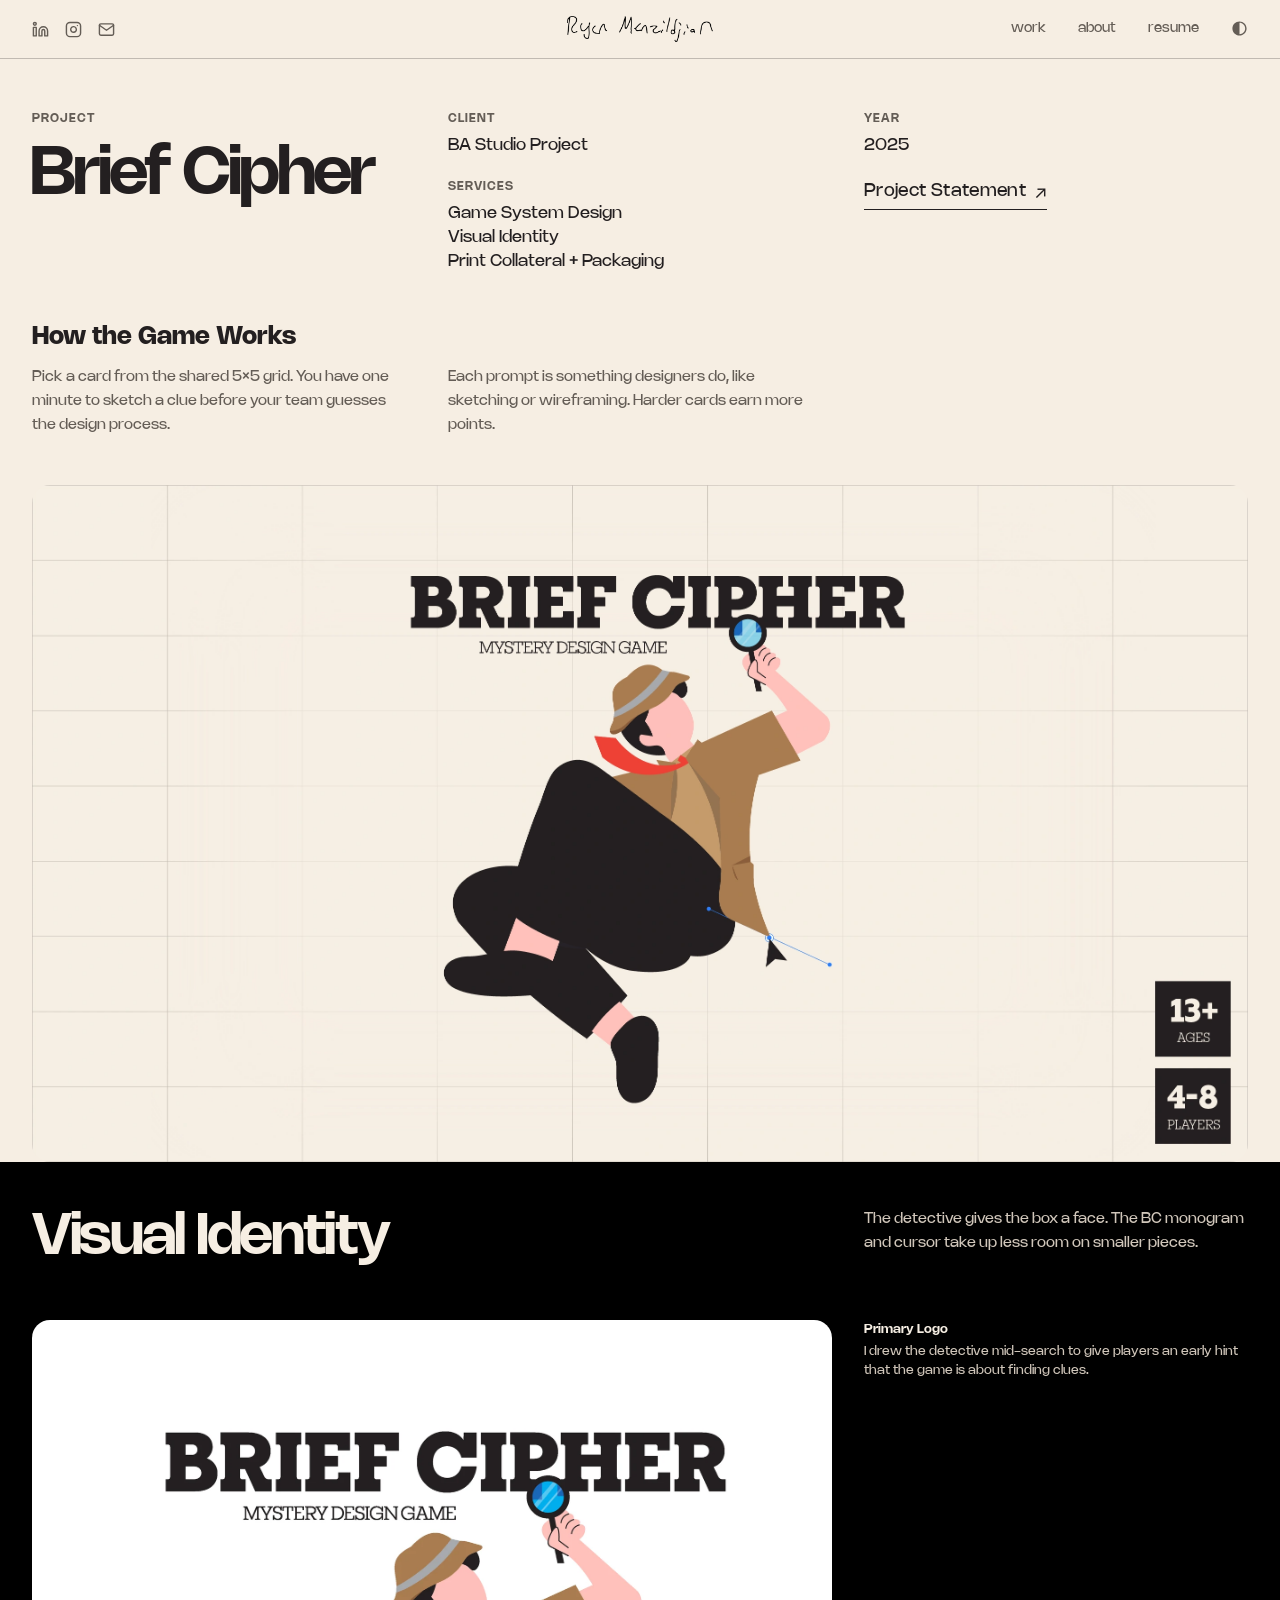
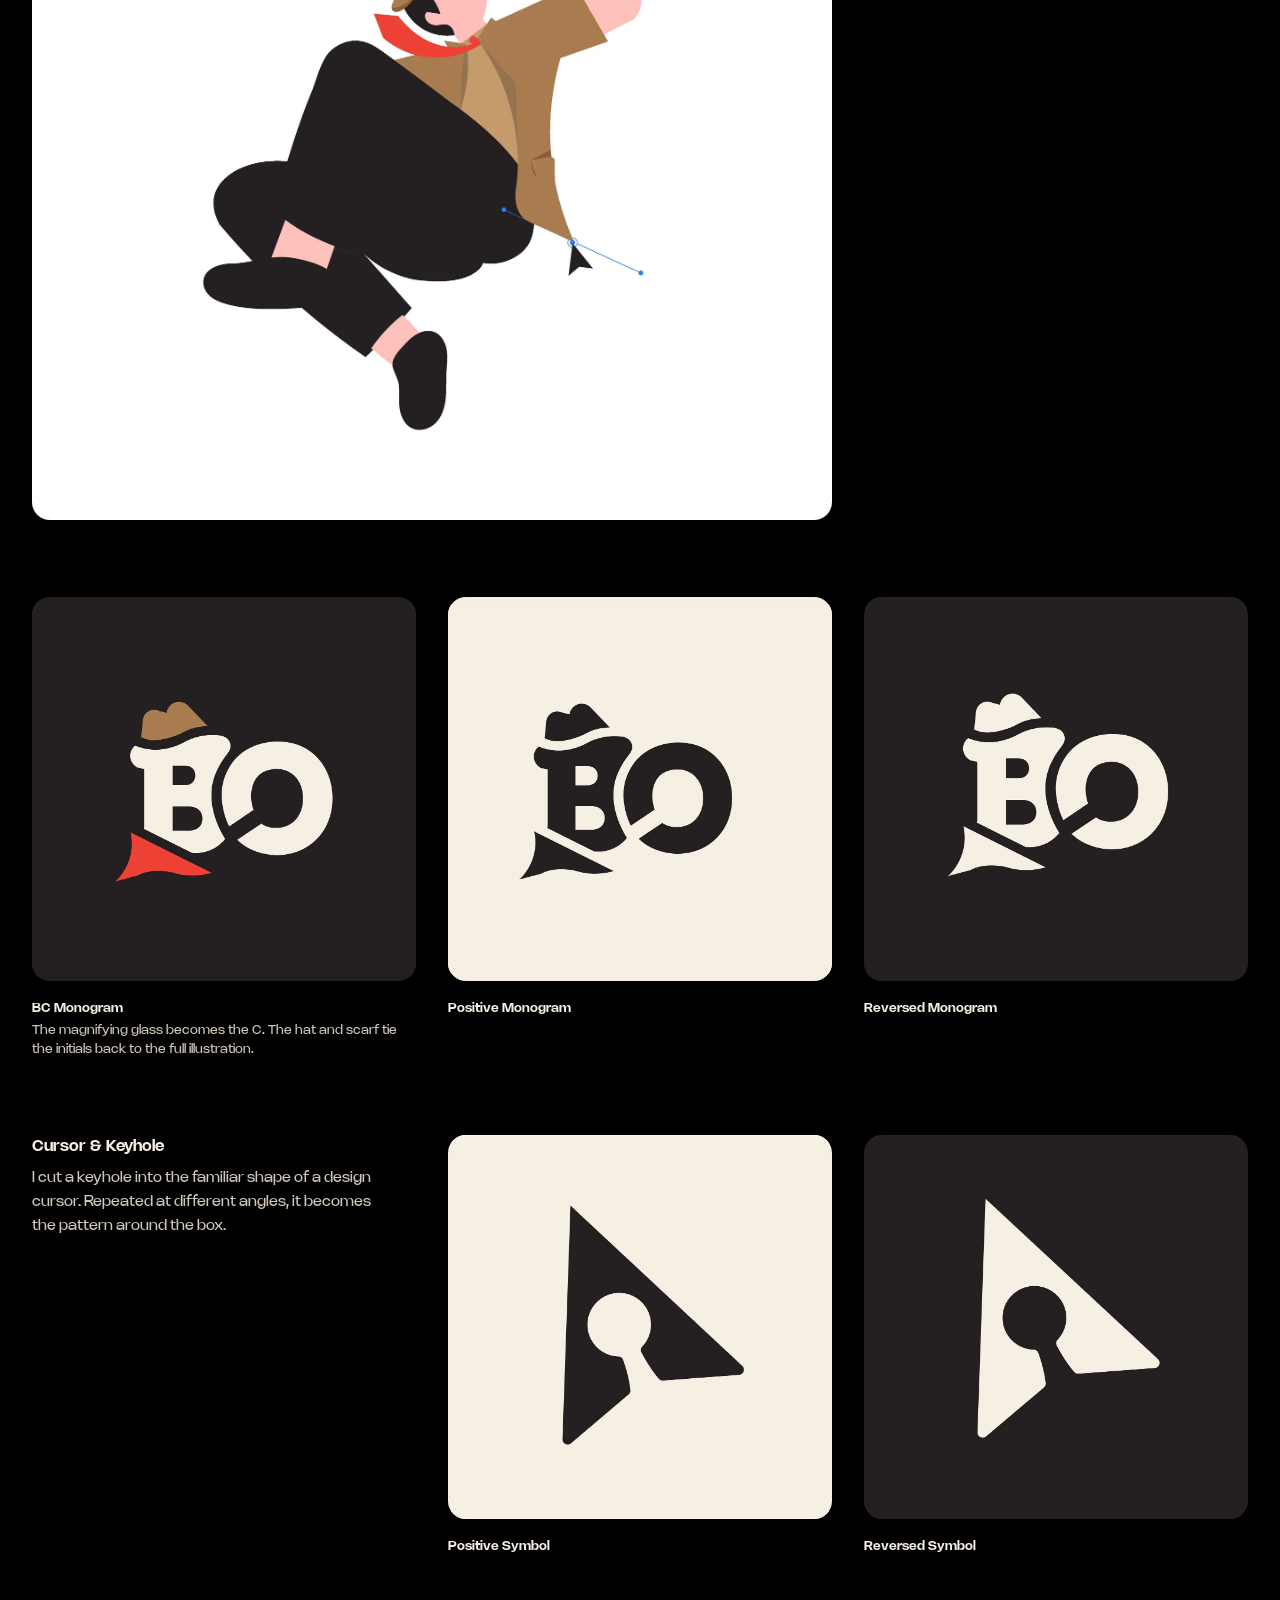
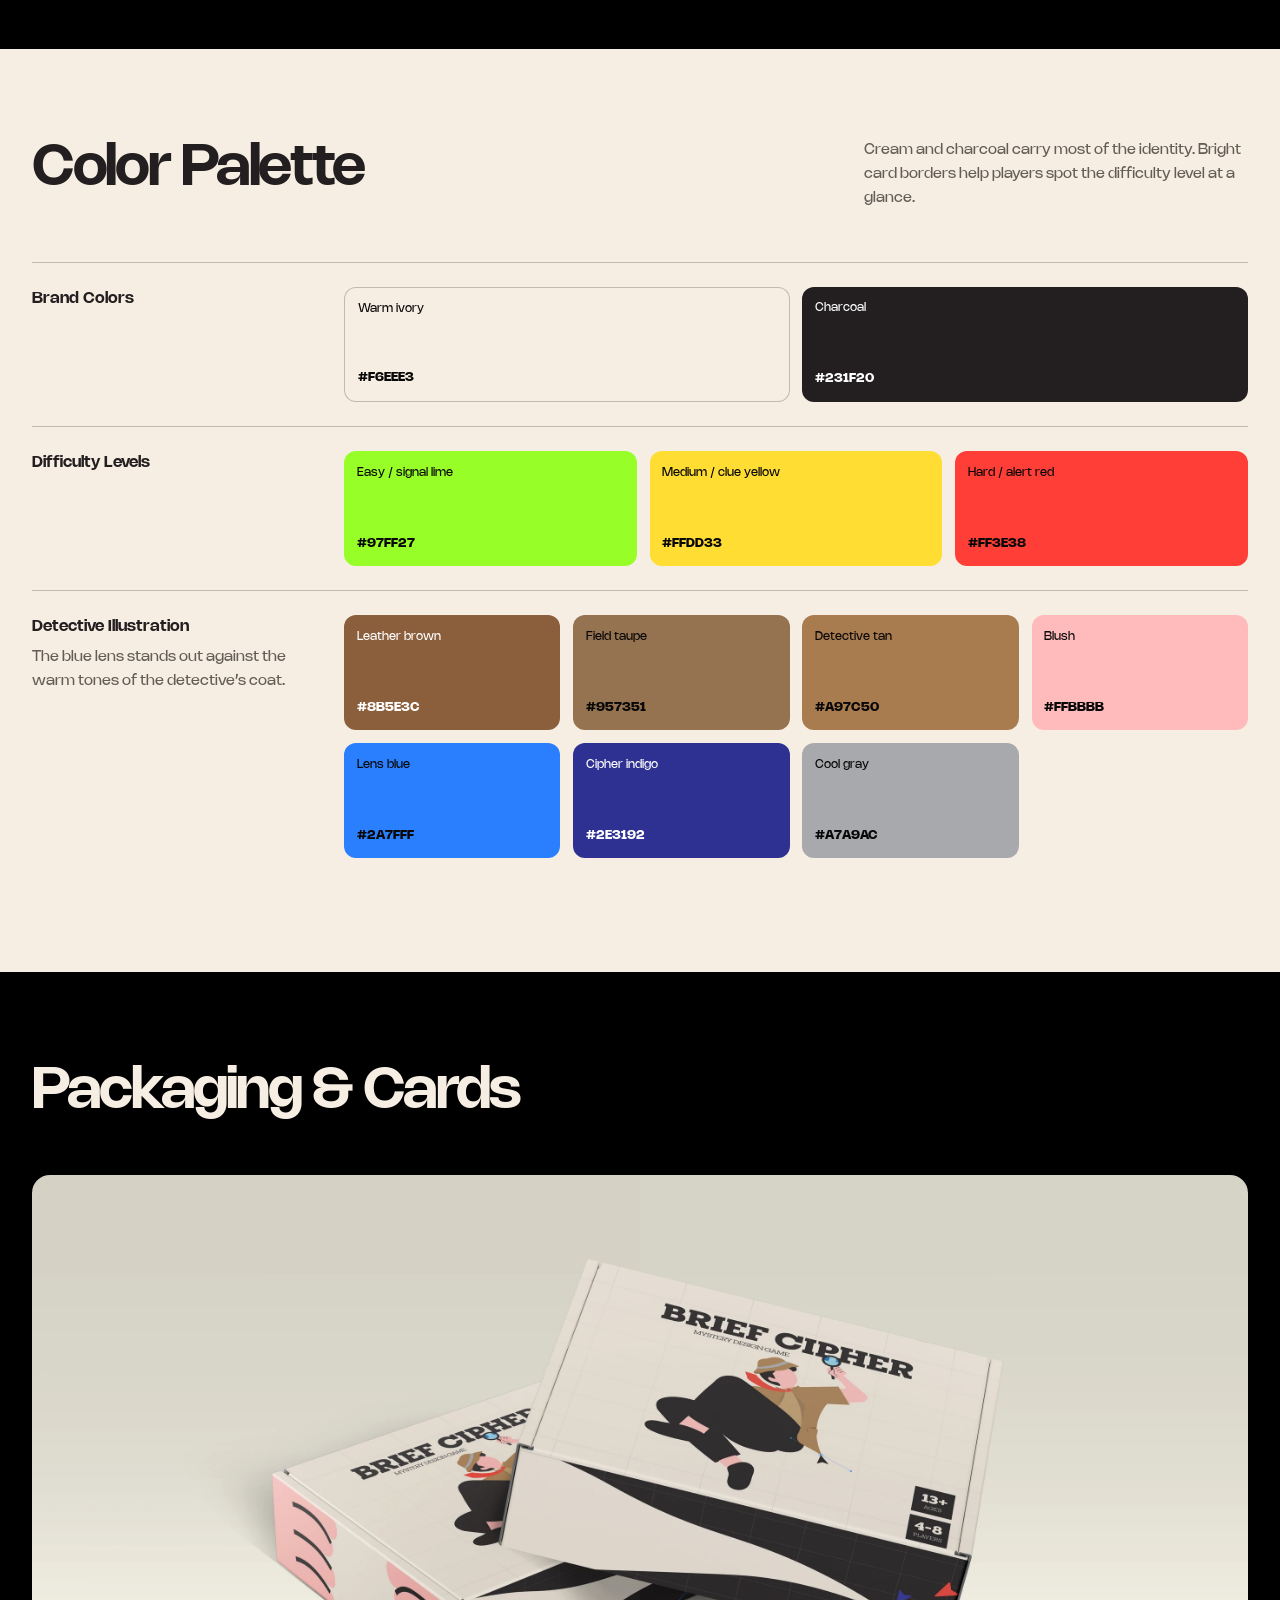
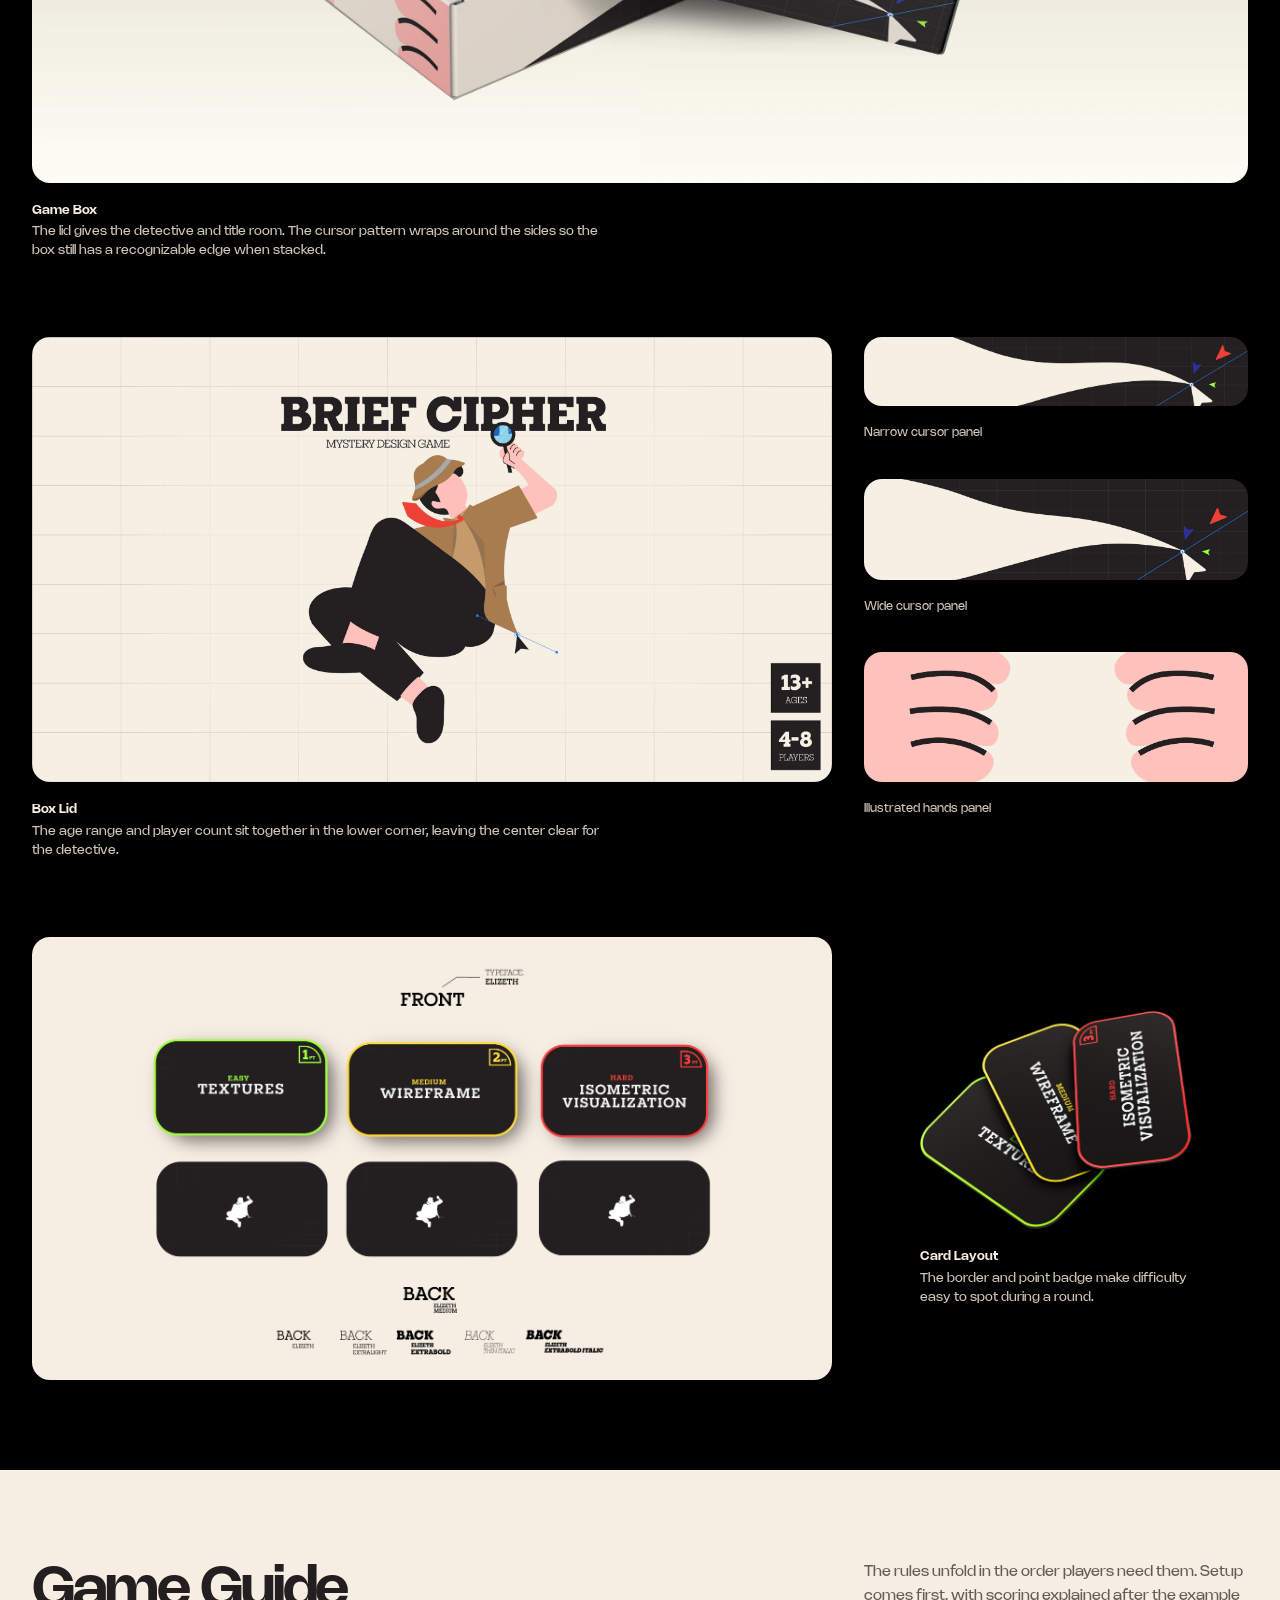
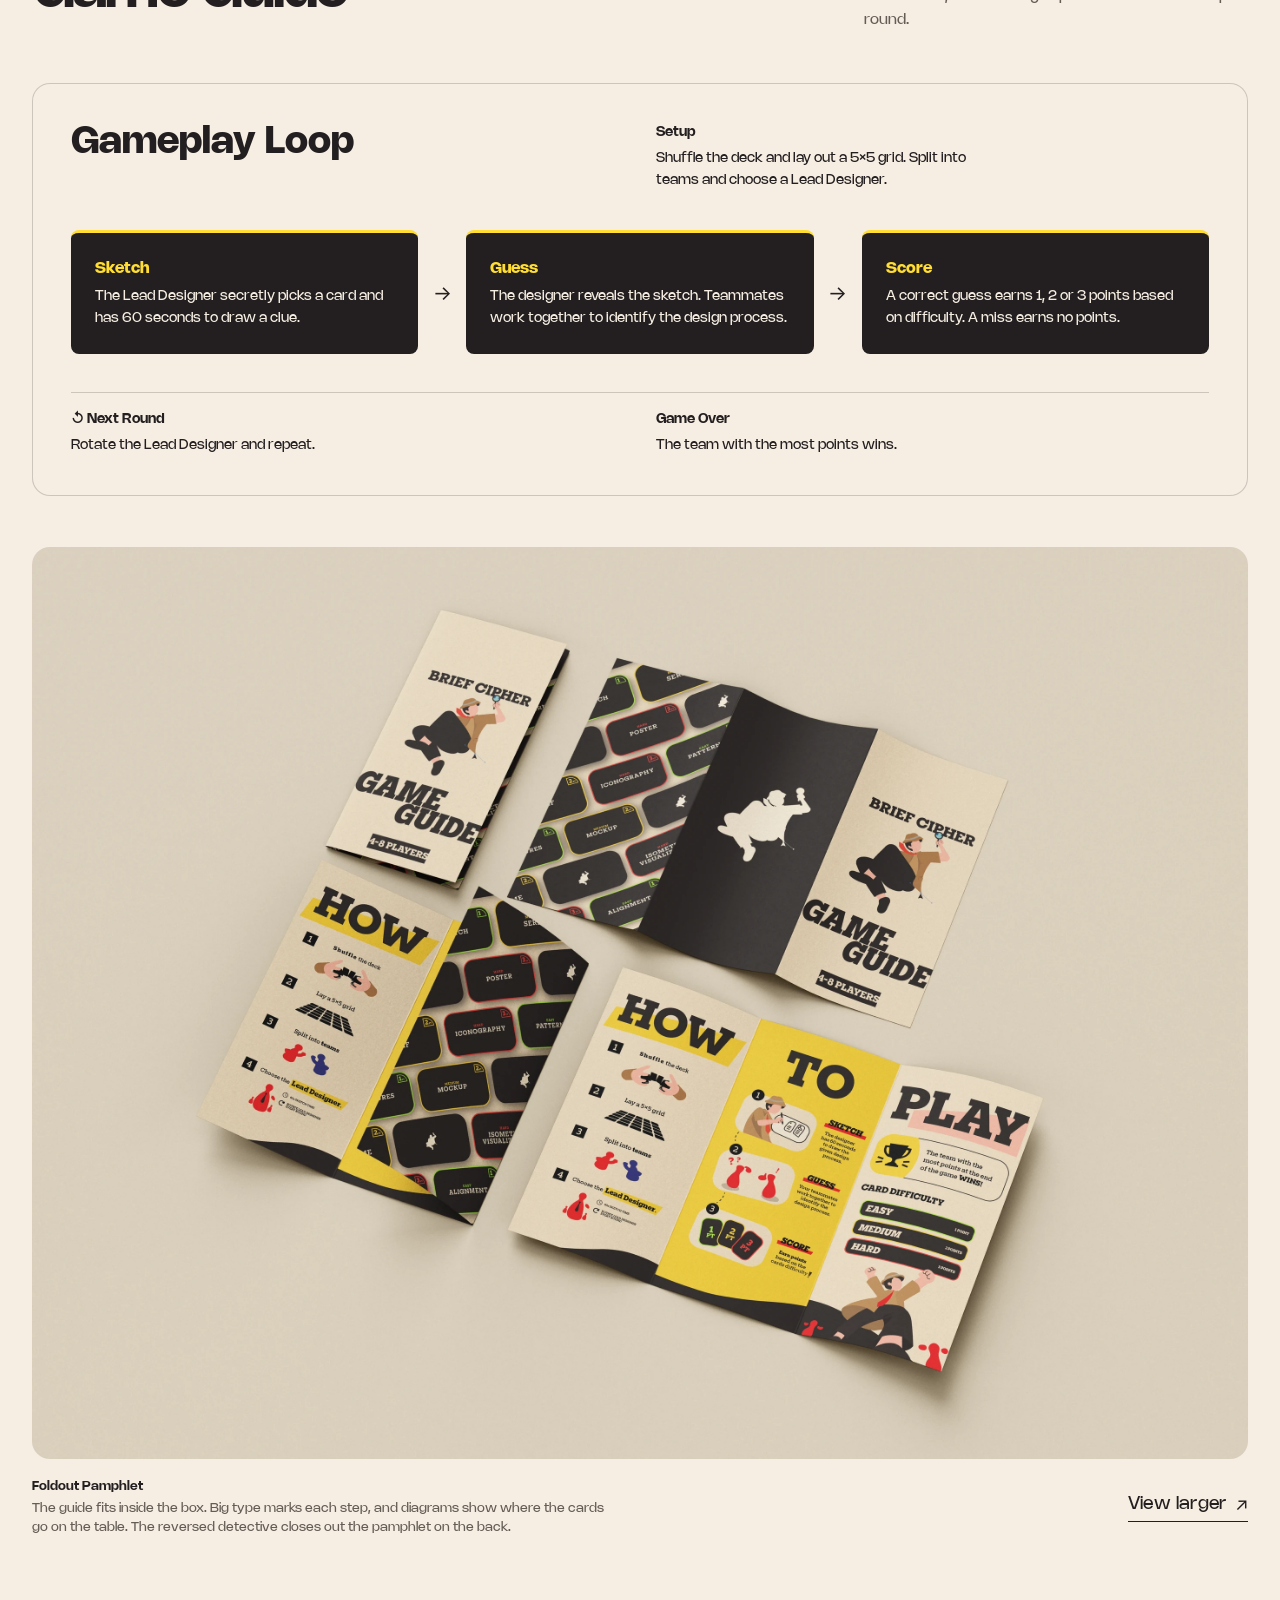
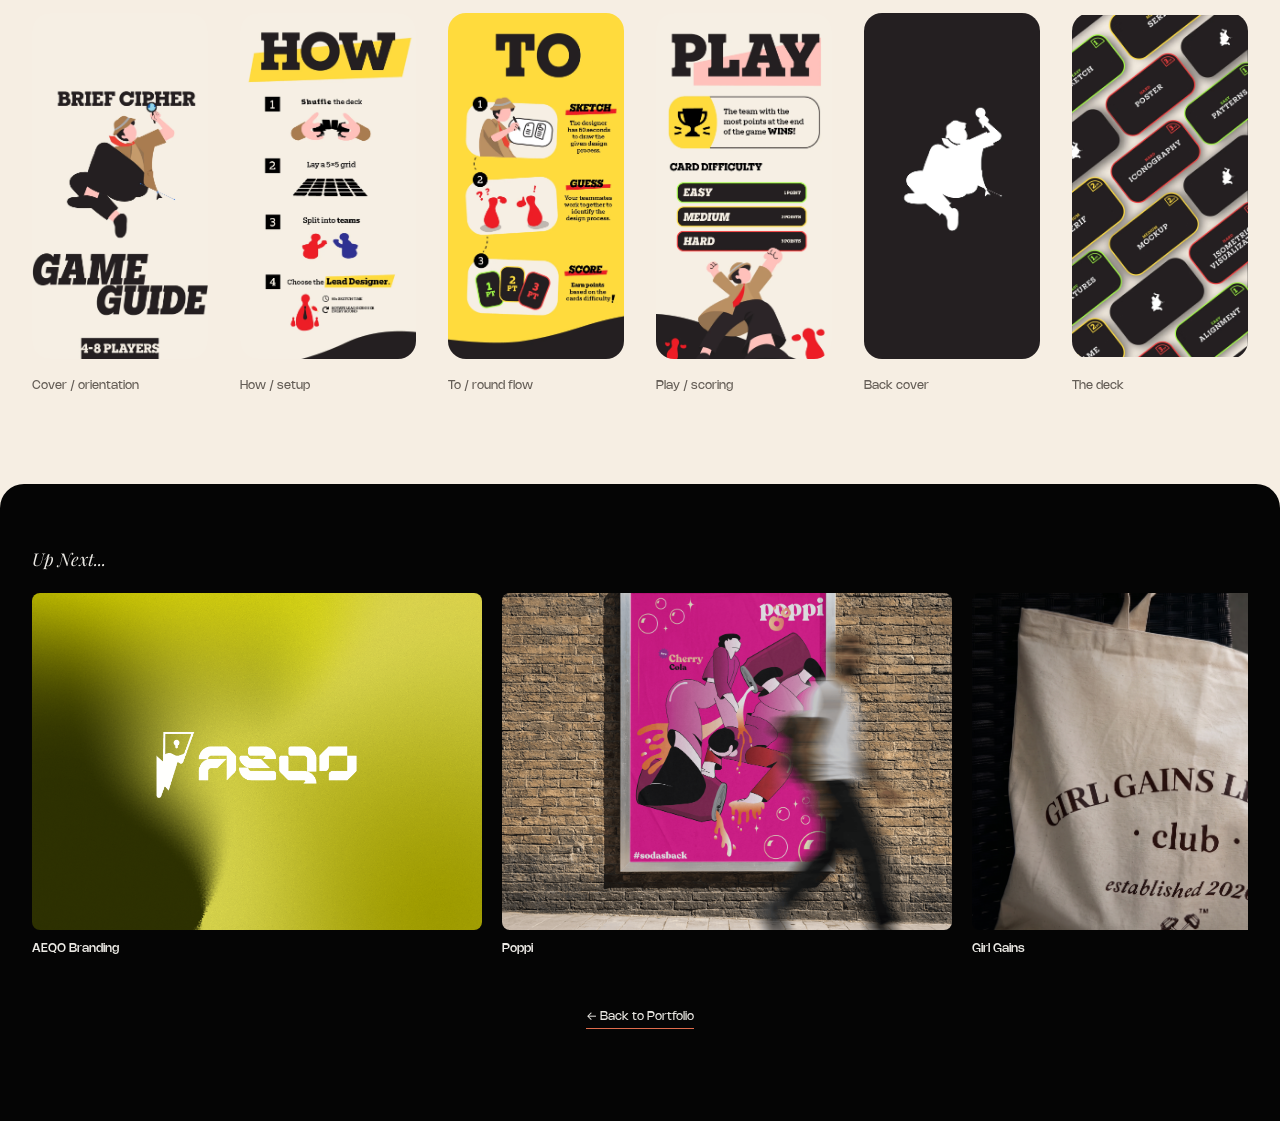
<file: brief-cipher.html>
<!DOCTYPE html>
<html lang="en">
<head>
  <meta charset="UTF-8">
  <meta name="viewport" content="width=device-width, initial-scale=1.0">
  <title>Brief Cipher — Ryan Menzildjian</title>
  <meta name="description" content="Brief Cipher is a timed drawing game about design vocabulary, with an identity and boxed edition designed by Ryan Menzildjian.">
  <meta name="author" content="Ryan Menzildjian">
  <meta property="og:title" content="Brief Cipher — Ryan Menzildjian">
  <meta property="og:description" content="A complete identity and product system for a fast-paced mystery drawing game.">
  <meta property="og:type" content="website">
  <meta name="twitter:card" content="summary_large_image">
  <link rel="stylesheet" href="style.css">
  <link rel="stylesheet" href="brief-cipher.css">
  <link rel="icon" type="image/x-icon" href="favicon.ico">
  <link rel="icon" type="image/png" sizes="32x32" href="assets/favicon-32x32.png">
  <link rel="icon" type="image/png" sizes="16x16" href="assets/favicon-16x16.png">
  <link rel="apple-touch-icon" sizes="180x180" href="assets/apple-touch-icon.png">
</head>
<body class="light-mode brief-cipher-page project-page">
  <a class="bc-skip-link" href="#main-content">Skip to project</a>

  <header class="site-header">
    <div class="header-inner">
      <nav class="social-nav" aria-label="Social links">
        <a href="https://www.linkedin.com/in/ryanmenzildjian/" target="_blank" rel="noreferrer" aria-label="LinkedIn">
          <svg viewBox="0 0 24 24" fill="none" stroke="currentColor" stroke-width="2" stroke-linecap="round" stroke-linejoin="round" class="social-icon"><path d="M16 8a6 6 0 0 1 6 6v7h-4v-7a2 2 0 0 0-2-2 2 2 0 0 0-2 2v7h-4v-7a6 6 0 0 1 6-6z"></path><rect x="2" y="9" width="4" height="12"></rect><circle cx="4" cy="4" r="2"></circle></svg>
        </a>
        <a href="https://www.instagram.com/ryan.menzi/" target="_blank" rel="noreferrer" aria-label="Instagram">
          <svg viewBox="0 0 24 24" fill="none" stroke="currentColor" stroke-width="2" stroke-linecap="round" stroke-linejoin="round" class="social-icon"><rect x="2" y="2" width="20" height="20" rx="5" ry="5"></rect><path d="M16 11.37A4 4 0 1 1 12.63 8 4 4 0 0 1 16 11.37z"></path><line x1="17.5" y1="6.5" x2="17.51" y2="6.5"></line></svg>
        </a>
        <a href="mailto:ryanmenzildjian@gmail.com" aria-label="Email">
          <svg viewBox="0 0 24 24" fill="none" stroke="currentColor" stroke-width="2" stroke-linecap="round" stroke-linejoin="round" class="social-icon"><path d="M4 4h16c1.1 0 2 .9 2 2v12c0 1.1-.9 2-2 2H4c-1.1 0-2-.9-2-2V6c0-1.1.9-2 2-2z"></path><polyline points="22,6 12,13 2,6"></polyline></svg>
        </a>
      </nav>
      <a href="index.html" class="logo" aria-label="Ryan Menzildjian home"><img src="assets/signature.png" alt="Ryan Menzildjian" class="signature-img"></a>
      <nav class="main-nav" aria-label="Primary navigation">
        <a href="index.html#work">work</a><a href="index.html#about">about</a><a href="assets/resume.pdf" target="_blank">resume</a>
        <button id="invert-toggle" class="invert-btn" aria-label="Invert colors"><svg viewBox="0 0 24 24" fill="currentColor"><path d="M12 22C17.5228 22 22 17.5228 22 12C22 6.47715 17.5228 2 12 2C6.47715 2 2 6.47715 2 12C2 17.5228 6.47715 22 12 22ZM12 20V4C16.4183 4 20 7.58172 20 12C20 16.4183 16.4183 20 12 20Z"/></svg></button>
      </nav>
    </div>
  </header>

  <main id="main-content" class="bc-main">
    <section class="bc-hero bc-shell" aria-labelledby="bc-title">
      <div class="bc-hero__header">
        <div>
          <p class="bc-label">Project</p>
          <h1 id="bc-title">Brief Cipher</h1>
        </div>
        <div class="bc-hero__details">
          <dl class="bc-hero__facts">
            <div><dt>Client</dt><dd>BA Studio Project</dd></div>
            <div>
              <dt>Services</dt>
              <dd><ul role="list">
                <li>Game System Design</li>
                <li>Visual Identity</li>
                <li>Print Collateral + Packaging</li>
              </ul></dd>
            </div>
          </dl>
          <div class="bc-hero__facts">
            <dl><div><dt>Year</dt><dd>2025</dd></div></dl>
            <div class="bc-hero__statement">
              <a class="external-link-btn" href="assets/projects/brief-cipher/Brief_Cipher_Statement.jpg" target="_blank" rel="noopener">Project Statement <span class="arrow" aria-hidden="true">&#x2197;&#xFE0E;</span></a>
            </div>
          </div>
        </div>
      </div>
      <div class="bc-overview" aria-labelledby="overview-title">
        <h2 id="overview-title">How the Game Works</h2>
        <p>Pick a card from the shared 5×5 grid. You have one minute to sketch a clue before your team guesses the design process.</p>
        <p>Each prompt is something designers do, like sketching or wireframing. Harder cards earn more points.</p>
      </div>
      <div class="bc-media"><img src="assets/projects/brief-cipher/identity/detective-hero.webp" width="2697" height="1502" fetchpriority="high" alt="The Brief Cipher title and detective over a cream grid"></div>
    </section>

    <section class="bc-section bc-section--ink bc-section--identity" aria-labelledby="identity-title">
      <div class="bc-shell">
        <header class="bc-section-head">
          <h2 id="identity-title">Visual Identity</h2>
          <p class="bc-section-intro">The detective gives the box a face. The BC monogram and cursor take up less room on smaller pieces.</p>
        </header>
        <figure class="bc-figure bc-figure--feature bc-figure--primary">
          <div class="bc-media"><img src="assets/projects/brief-cipher/identity/primary.webp" width="1800" height="1801" alt="Full-color Brief Cipher primary logo with detective character" loading="lazy"></div>
          <figcaption class="bc-caption"><h3>Primary Logo</h3><p>I drew the detective mid-search to give players an early hint that the game is about finding clues.</p></figcaption>
        </figure>
        <div class="bc-mark-layout" aria-label="BC monogram variations">
          <figure class="bc-mark-panel bc-mark-panel--lead">
            <div class="bc-media bc-mark-panel__image bc-mark-panel__image--charcoal"><img src="assets/projects/brief-cipher/identity/monogram-accent.webp" width="1300" height="1281" alt="BC secondary monogram with detective hat and red scarf" loading="lazy"></div>
            <figcaption class="bc-caption"><h3>BC Monogram</h3><p>The magnifying glass becomes the C. The hat and scarf tie the initials back to the full illustration.</p></figcaption>
          </figure>
          <figure class="bc-mark-panel">
            <div class="bc-media bc-mark-panel__image bc-mark-panel__image--cream"><img src="assets/projects/brief-cipher/identity/monogram-positive.webp" width="1300" height="1255" alt="Charcoal BC monogram on cream" loading="lazy"></div>
            <figcaption class="bc-caption"><h3>Positive Monogram</h3></figcaption>
          </figure>
          <figure class="bc-mark-panel">
            <div class="bc-media bc-mark-panel__image bc-mark-panel__image--charcoal"><img src="assets/projects/brief-cipher/identity/monogram-reversed.webp" width="1300" height="1305" alt="Cream BC monogram on charcoal" loading="lazy"></div>
            <figcaption class="bc-caption"><h3>Reversed Monogram</h3></figcaption>
          </figure>
        </div>
        <div class="bc-support-grid">
          <div class="bc-support-copy"><h3>Cursor &amp; Keyhole</h3><p>I cut a keyhole into the familiar shape of a design cursor. Repeated at different angles, it becomes the pattern around the box.</p></div>
          <figure class="bc-mark-panel"><div class="bc-media bc-mark-panel__image bc-mark-panel__image--cream"><img src="assets/projects/brief-cipher/identity/symbol-positive.webp" width="1300" height="1319" alt="Positive cursor and keyhole supporting symbol" loading="lazy"></div><figcaption class="bc-caption"><h3>Positive Symbol</h3></figcaption></figure>
          <figure class="bc-mark-panel"><div class="bc-media bc-mark-panel__image bc-mark-panel__image--charcoal"><img src="assets/projects/brief-cipher/identity/symbol-reversed.webp" width="1300" height="1345" alt="Reversed cursor and keyhole supporting symbol" loading="lazy"></div><figcaption class="bc-caption"><h3>Reversed Symbol</h3></figcaption></figure>
        </div>
      </div>
    </section>

    <section class="bc-section" aria-labelledby="color-title">
      <div class="bc-shell">
        <header class="bc-section-head">
          <h2 id="color-title">Color Palette</h2>
          <p class="bc-section-intro">Cream and charcoal carry most of the identity. Bright card borders help players spot the difficulty level at a glance.</p>
        </header>
        <div class="bc-palette-group">
          <div class="bc-palette-label"><h3>Brand Colors</h3></div>
          <div class="bc-swatches bc-swatches--foundation">
            <div class="bc-swatch bc-swatch--outlined" style="--swatch:#F6EEE3"><span>Warm ivory</span><strong>#F6EEE3</strong></div>
            <div class="bc-swatch bc-swatch--light" style="--swatch:#231F20"><span>Charcoal</span><strong>#231F20</strong></div>
          </div>
        </div>
        <div class="bc-palette-group">
          <div class="bc-palette-label"><h3>Difficulty Levels</h3></div>
          <div class="bc-swatches bc-swatches--difficulty">
            <div class="bc-swatch" style="--swatch:#97FF27"><span>Easy / signal lime</span><strong>#97FF27</strong></div>
            <div class="bc-swatch" style="--swatch:#FFDD33"><span>Medium / clue yellow</span><strong>#FFDD33</strong></div>
            <div class="bc-swatch" style="--swatch:#FF3E38"><span>Hard / alert red</span><strong>#FF3E38</strong></div>
          </div>
        </div>
        <div class="bc-palette-group">
          <div class="bc-palette-label"><h3>Detective Illustration</h3><p>The blue lens stands out against the warm tones of the detective’s coat.</p></div>
          <div class="bc-swatches bc-swatches--character">
            <div class="bc-swatch bc-swatch--light" style="--swatch:#8B5E3C"><span>Leather brown</span><strong>#8B5E3C</strong></div>
            <div class="bc-swatch" style="--swatch:#957351"><span>Field taupe</span><strong>#957351</strong></div>
            <div class="bc-swatch" style="--swatch:#A97C50"><span>Detective tan</span><strong>#A97C50</strong></div>
            <div class="bc-swatch" style="--swatch:#FFBBBB"><span>Blush</span><strong>#FFBBBB</strong></div>
            <div class="bc-swatch" style="--swatch:#2A7FFF"><span>Lens blue</span><strong>#2A7FFF</strong></div>
            <div class="bc-swatch bc-swatch--light" style="--swatch:#2E3192"><span>Cipher indigo</span><strong>#2E3192</strong></div>
            <div class="bc-swatch" style="--swatch:#A7A9AC"><span>Cool gray</span><strong>#A7A9AC</strong></div>
          </div>
        </div>
      </div>
    </section>

    <section class="bc-section bc-section--ink" aria-labelledby="product-title">
      <div class="bc-shell">
        <header class="bc-section-head">
          <h2 id="product-title">Packaging &amp; Cards</h2>
        </header>
        <figure class="bc-figure bc-figure--wide">
          <div class="bc-media"><img src="assets/projects/brief-cipher/identity/game-box-updated.webp" width="2800" height="1400" alt="Two Brief Cipher boxes showing the detective lid and illustrated side panels" loading="lazy"></div>
          <figcaption class="bc-caption"><h3>Game Box</h3><p>The lid gives the detective and title room. The cursor pattern wraps around the sides so the box still has a recognizable edge when stacked.</p></figcaption>
        </figure>
        <div class="bc-box-panels" aria-label="Box artwork">
          <figure class="bc-figure">
            <div class="bc-media"><img src="assets/projects/brief-cipher/identity/hero.webp" width="2600" height="1448" alt="Flat box lid artwork with the detective and player information" loading="lazy"></div>
            <figcaption class="bc-caption"><h3>Box Lid</h3><p>The age range and player count sit together in the lower corner, leaving the center clear for the detective.</p></figcaption>
          </figure>
          <div class="bc-box-sides">
            <figure class="bc-variant">
              <img src="assets/projects/brief-cipher/identity/direction-graphic.webp" width="2200" height="397" alt="Narrow box panel with cursor marks converging on a point" loading="lazy">
              <figcaption>Narrow cursor panel</figcaption>
            </figure>
            <figure class="bc-variant">
              <img src="assets/projects/brief-cipher/identity/box-cursor-wide.webp" width="2600" height="688" alt="Wide box panel with converging cursor marks and a visible grid" loading="lazy">
              <figcaption>Wide cursor panel</figcaption>
            </figure>
            <figure class="bc-variant">
              <img src="assets/projects/brief-cipher/identity/box-hands-panel.webp" width="2600" height="881" alt="Box panel with illustrated hands at both ends" loading="lazy">
              <figcaption>Illustrated hands panel</figcaption>
            </figure>
          </div>
        </div>
        <div class="bc-card-study">
          <figure class="bc-card-specimen">
            <div class="bc-media">
              <img src="assets/projects/brief-cipher/identity/bf4-19.png" width="3428" height="1901" alt="Illustrator specimen showing Easy Textures, Medium Wireframe, and Hard Isometric Visualization card fronts, detective backs, and Elizeth type samples" loading="lazy">
            </div>
          </figure>
          <figure class="bc-figure bc-card-touchpoint">
            <img src="assets/projects/brief-cipher/identity/cards-floating.webp" width="1120" height="899" alt="Three overlapping Brief Cipher cards with green, yellow and red borders" loading="lazy">
            <figcaption class="bc-caption"><h3>Card Layout</h3><p>The border and point badge make difficulty easy to spot during a round.</p></figcaption>
          </figure>
        </div>
      </div>
    </section>

    <section class="bc-section" aria-labelledby="guide-title">
      <div class="bc-shell">
        <header class="bc-section-head">
          <h2 id="guide-title">Game Guide</h2>
          <p class="bc-section-intro">The rules unfold in the order players need them. Setup comes first, with scoring explained after the example round.</p>
        </header>
        <section class="bc-gameplay" aria-labelledby="gameplay-title">
          <header class="bc-gameplay__head">
            <h3 id="gameplay-title">Gameplay Loop</h3>
            <p><strong>Setup</strong> Shuffle the deck and lay out a 5×5 grid. Split into teams and choose a Lead Designer.</p>
          </header>
          <ol class="bc-gameplay__steps" role="list">
            <li>
              <h4>Sketch</h4>
              <p>The Lead Designer secretly picks a card and has 60 seconds to draw a clue.</p>
              <span class="bc-gameplay__arrow" aria-hidden="true">&#x2192;&#xFE0E;</span>
            </li>
            <li>
              <h4>Guess</h4>
              <p>The designer reveals the sketch. Teammates work together to identify the design process.</p>
              <span class="bc-gameplay__arrow" aria-hidden="true">&#x2192;&#xFE0E;</span>
            </li>
            <li>
              <h4>Score</h4>
              <p>A correct guess earns 1, 2 or 3 points based on difficulty. A miss earns no points.</p>
            </li>
          </ol>
          <div class="bc-gameplay__outcomes">
            <p><strong><span aria-hidden="true">↺ </span>Next Round</strong> Rotate the Lead Designer and repeat.</p>
            <p><strong>Game Over</strong> The team with the most points wins.</p>
          </div>
        </section>
        <figure class="bc-figure bc-figure--wide">
          <div class="bc-media"><img src="assets/projects/brief-cipher/identity/game-guide-roll-fold.webp" width="2800" height="2100" alt="Brief Cipher roll-fold game guide in closed, partially open and fully open views" loading="lazy"></div>
          <figcaption class="bc-caption bc-caption--with-link">
            <div><h3>Foldout Pamphlet</h3><p>The guide fits inside the box. Big type marks each step, and diagrams show where the cards go on the table. The reversed detective closes out the pamphlet on the back.</p></div>
            <a class="external-link-btn" href="assets/projects/brief-cipher/identity/game-guide-roll-fold.webp" target="_blank" rel="noopener">View larger <span class="arrow" aria-hidden="true">&#x2197;&#xFE0E;</span></a>
          </figcaption>
        </figure>
        <div class="bc-guide-sequence" aria-label="Game guide page sequence">
          <figure><a href="assets/projects/brief-cipher/identity/guide-cover.webp" target="_blank" rel="noopener" aria-label="Open the cover page at full size"><img src="assets/projects/brief-cipher/identity/guide-cover.webp" width="765" height="1502" alt="Brief Cipher game guide cover" loading="lazy"></a><figcaption>Cover / orientation</figcaption></figure>
          <figure><a href="assets/projects/brief-cipher/identity/guide-how.webp" target="_blank" rel="noopener" aria-label="Open the setup page at full size"><img src="assets/projects/brief-cipher/identity/guide-how.webp" width="765" height="1502" alt="How to set up Brief Cipher" loading="lazy"></a><figcaption>How / setup</figcaption></figure>
          <figure><a href="assets/projects/brief-cipher/identity/guide-to.webp" target="_blank" rel="noopener" aria-label="Open the round instructions at full size"><img src="assets/projects/brief-cipher/identity/guide-to.webp" width="765" height="1502" alt="How a Brief Cipher round works" loading="lazy"></a><figcaption>To / round flow</figcaption></figure>
          <figure><a href="assets/projects/brief-cipher/identity/guide-play.webp" target="_blank" rel="noopener" aria-label="Open the scoring page at full size"><img src="assets/projects/brief-cipher/identity/guide-play.webp" width="765" height="1502" alt="How to score and win Brief Cipher" loading="lazy"></a><figcaption>Play / scoring</figcaption></figure>
          <figure><a href="assets/projects/brief-cipher/identity/primary-reversed.webp" target="_blank" rel="noopener" aria-label="Open the back cover at full size"><img src="assets/projects/brief-cipher/identity/primary-reversed.webp" width="765" height="1502" alt="Pamphlet back cover with the detective silhouette reversed out of charcoal" loading="lazy"></a><figcaption>Back cover</figcaption></figure>
          <figure><a href="assets/projects/brief-cipher/identity/cards-field.webp" target="_blank" rel="noopener" aria-label="Open the deck panel at full size"><img src="assets/projects/brief-cipher/identity/cards-field.webp" width="772" height="1500" alt="Pamphlet panel patterned with Brief Cipher cards" loading="lazy"></a><figcaption>The deck</figcaption></figure>
        </div>
      </div>
    </section>
  </main>

  <footer class="next-projects-footer">
    <div class="section-container">
      <h3 class="next-projects-title">Up Next...</h3>
      <div class="next-projects-scroll">
        <a href="aeqo" class="next-project-card"><img src="assets/aeqo-footer-preview.png" alt="AEQO Branding" loading="lazy"><div class="card-title">AEQO Branding</div></a>
        <a href="poppi" class="next-project-card"><img src="assets/poppi-mockup.png" alt="Poppi" loading="lazy"><div class="card-title">Poppi</div></a>
        <a href="internship" class="next-project-card"><img src="assets/girl-gains-mockup.jpg" alt="Girl Gains" loading="lazy"><div class="card-title">Girl Gains</div></a>
        <a href="type-specimen" class="next-project-card"><img src="assets/type-specimen-mockup.png" alt="Type Specimen" loading="lazy"><div class="card-title">Type Specimen</div></a>
        <a href="photo-manipulation" class="next-project-card"><img src="assets/photo-manipulation-opt.jpg" alt="Photo Manipulation" loading="lazy"><div class="card-title">Photo Manipulation</div></a>
      </div>
      <a href="index.html" class="back-link">&larr;&#xFE0E; Back to Portfolio</a>
    </div>
  </footer>
  <script src="script.js"></script>
  <script src="brief-cipher.js" defer></script>
</body>
</html>
</file>
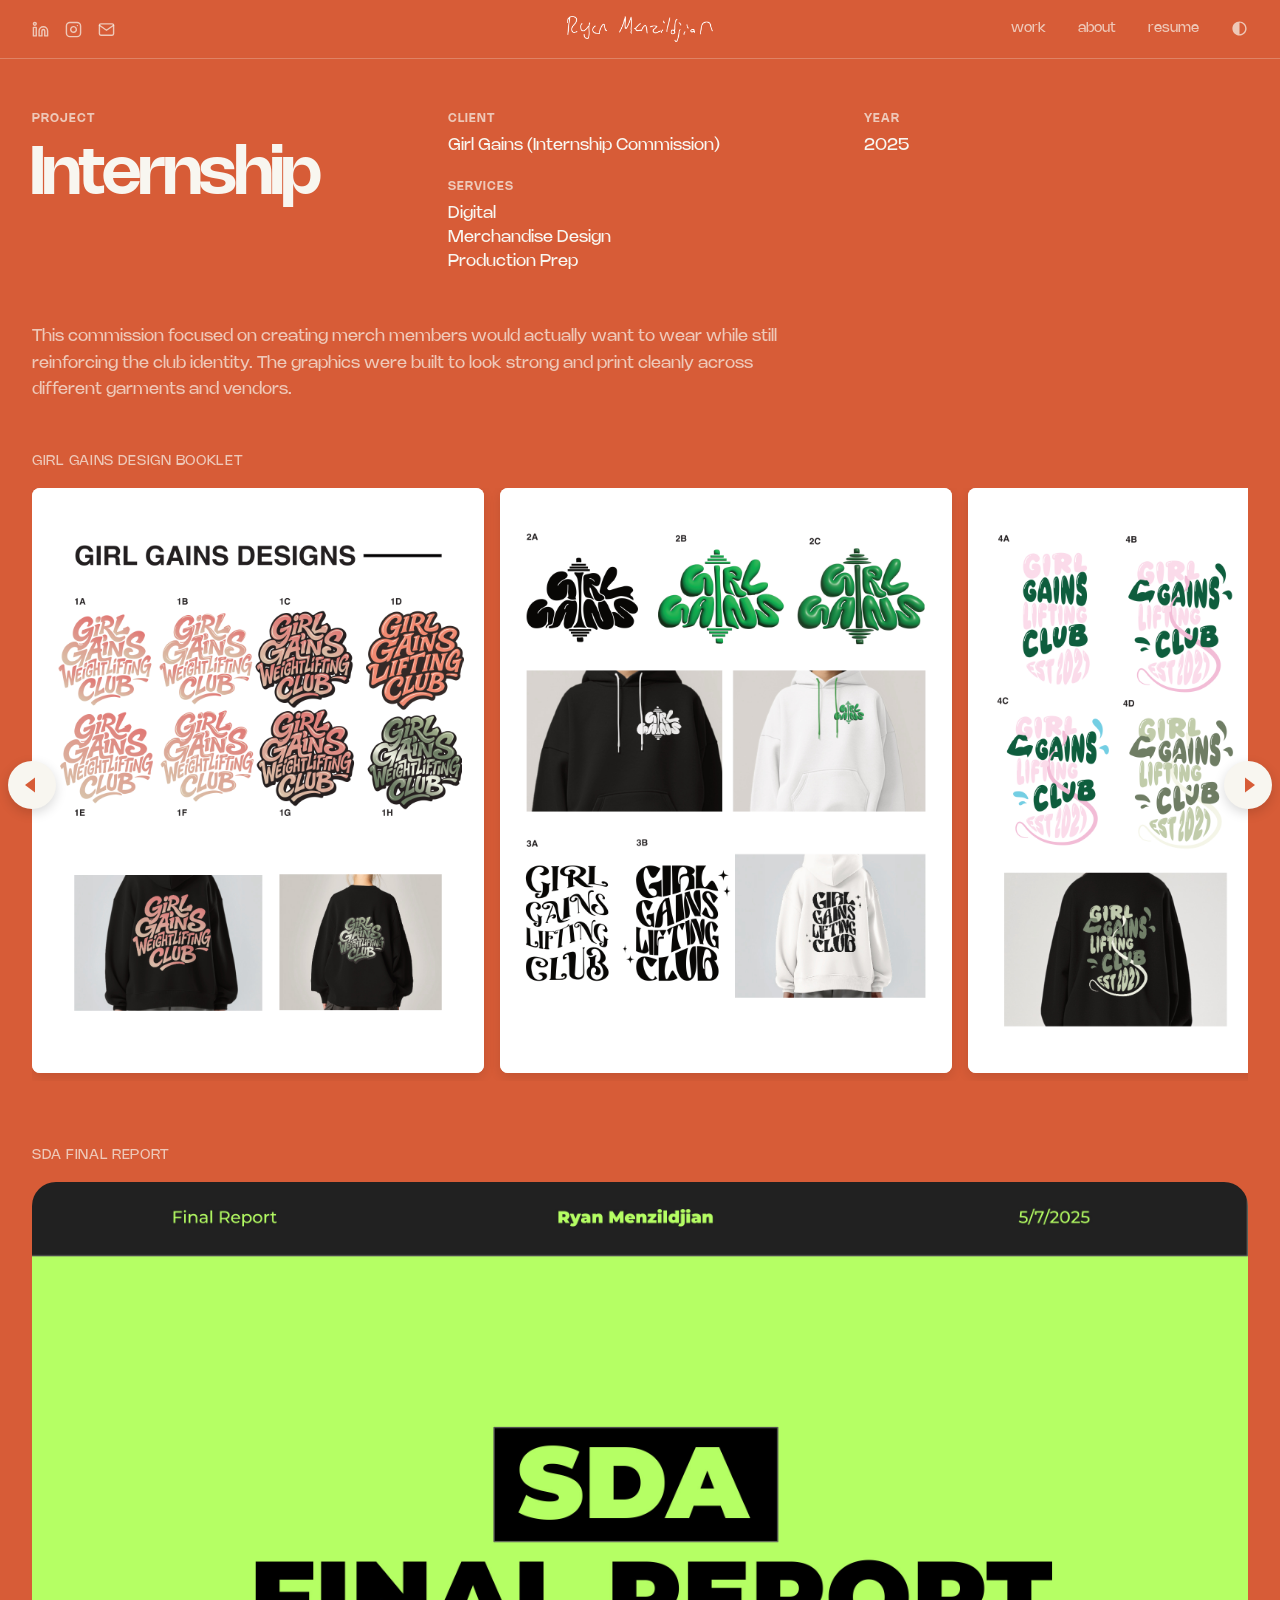
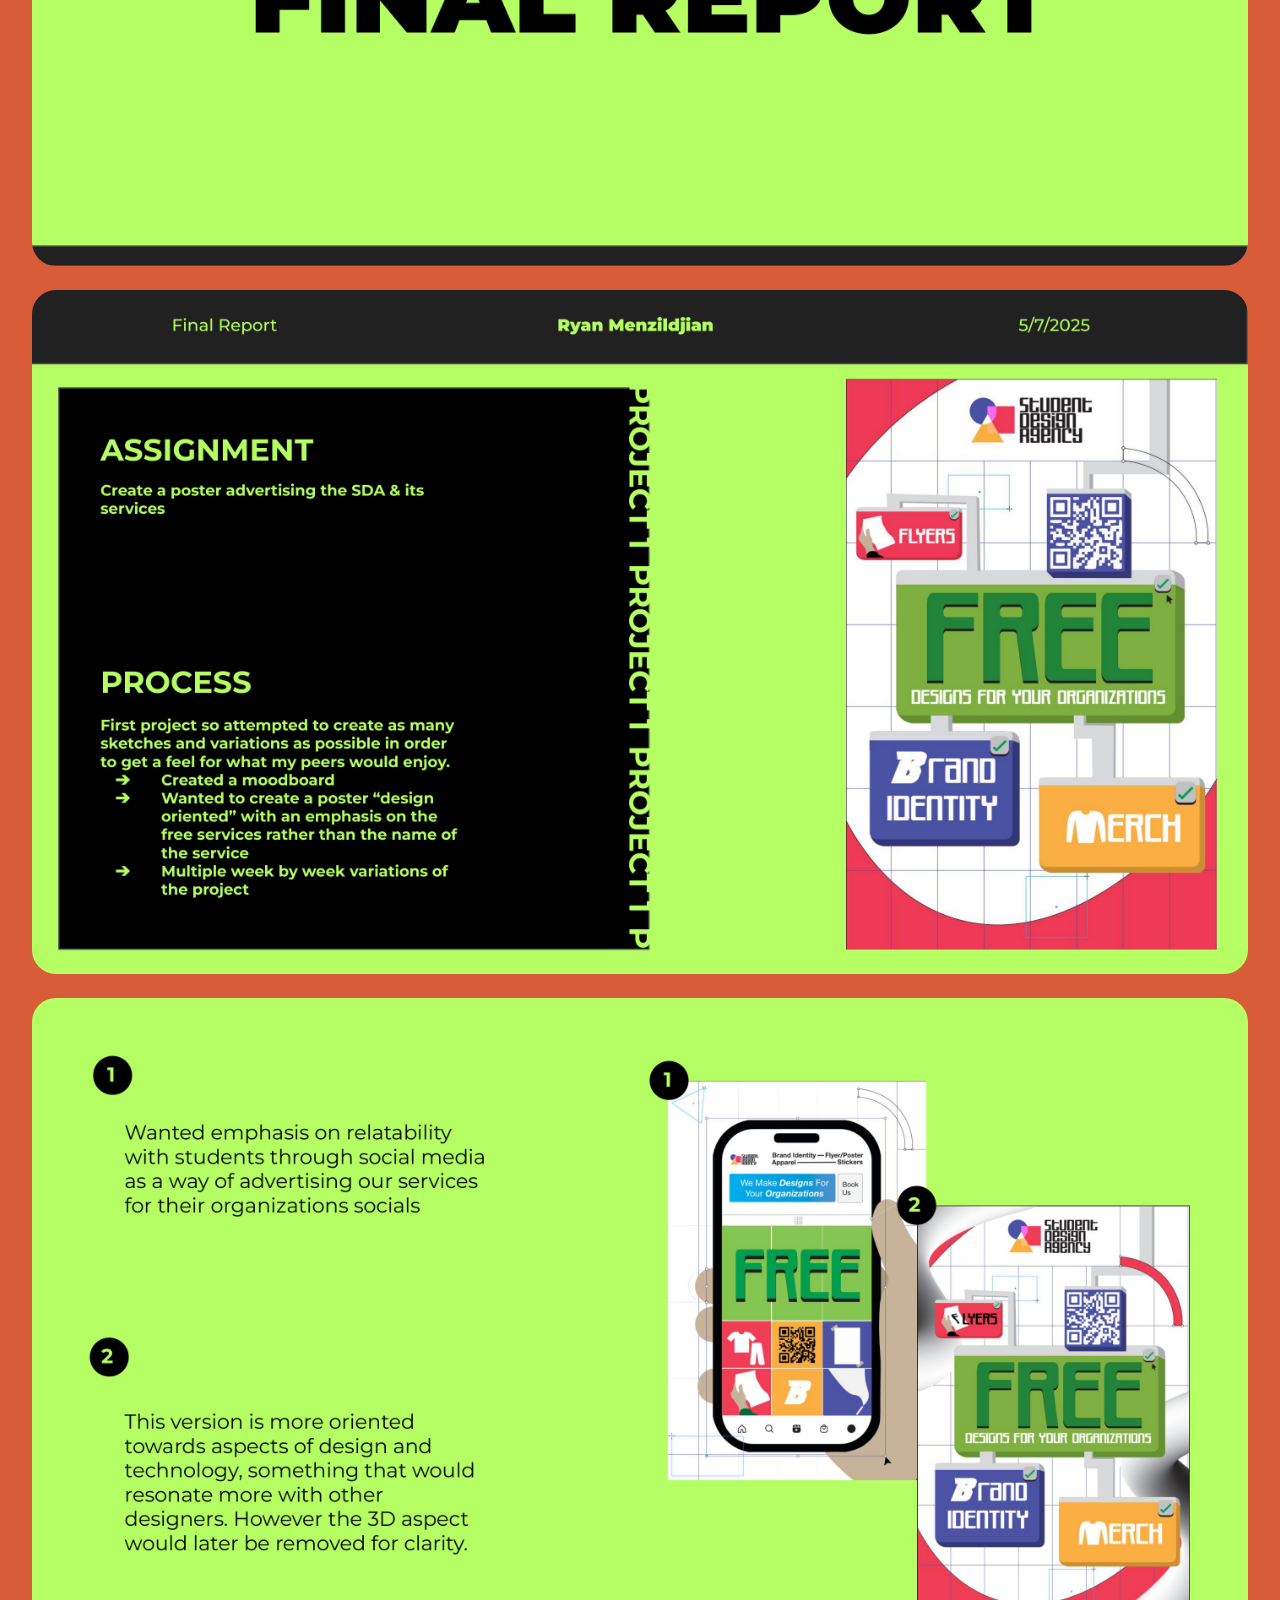
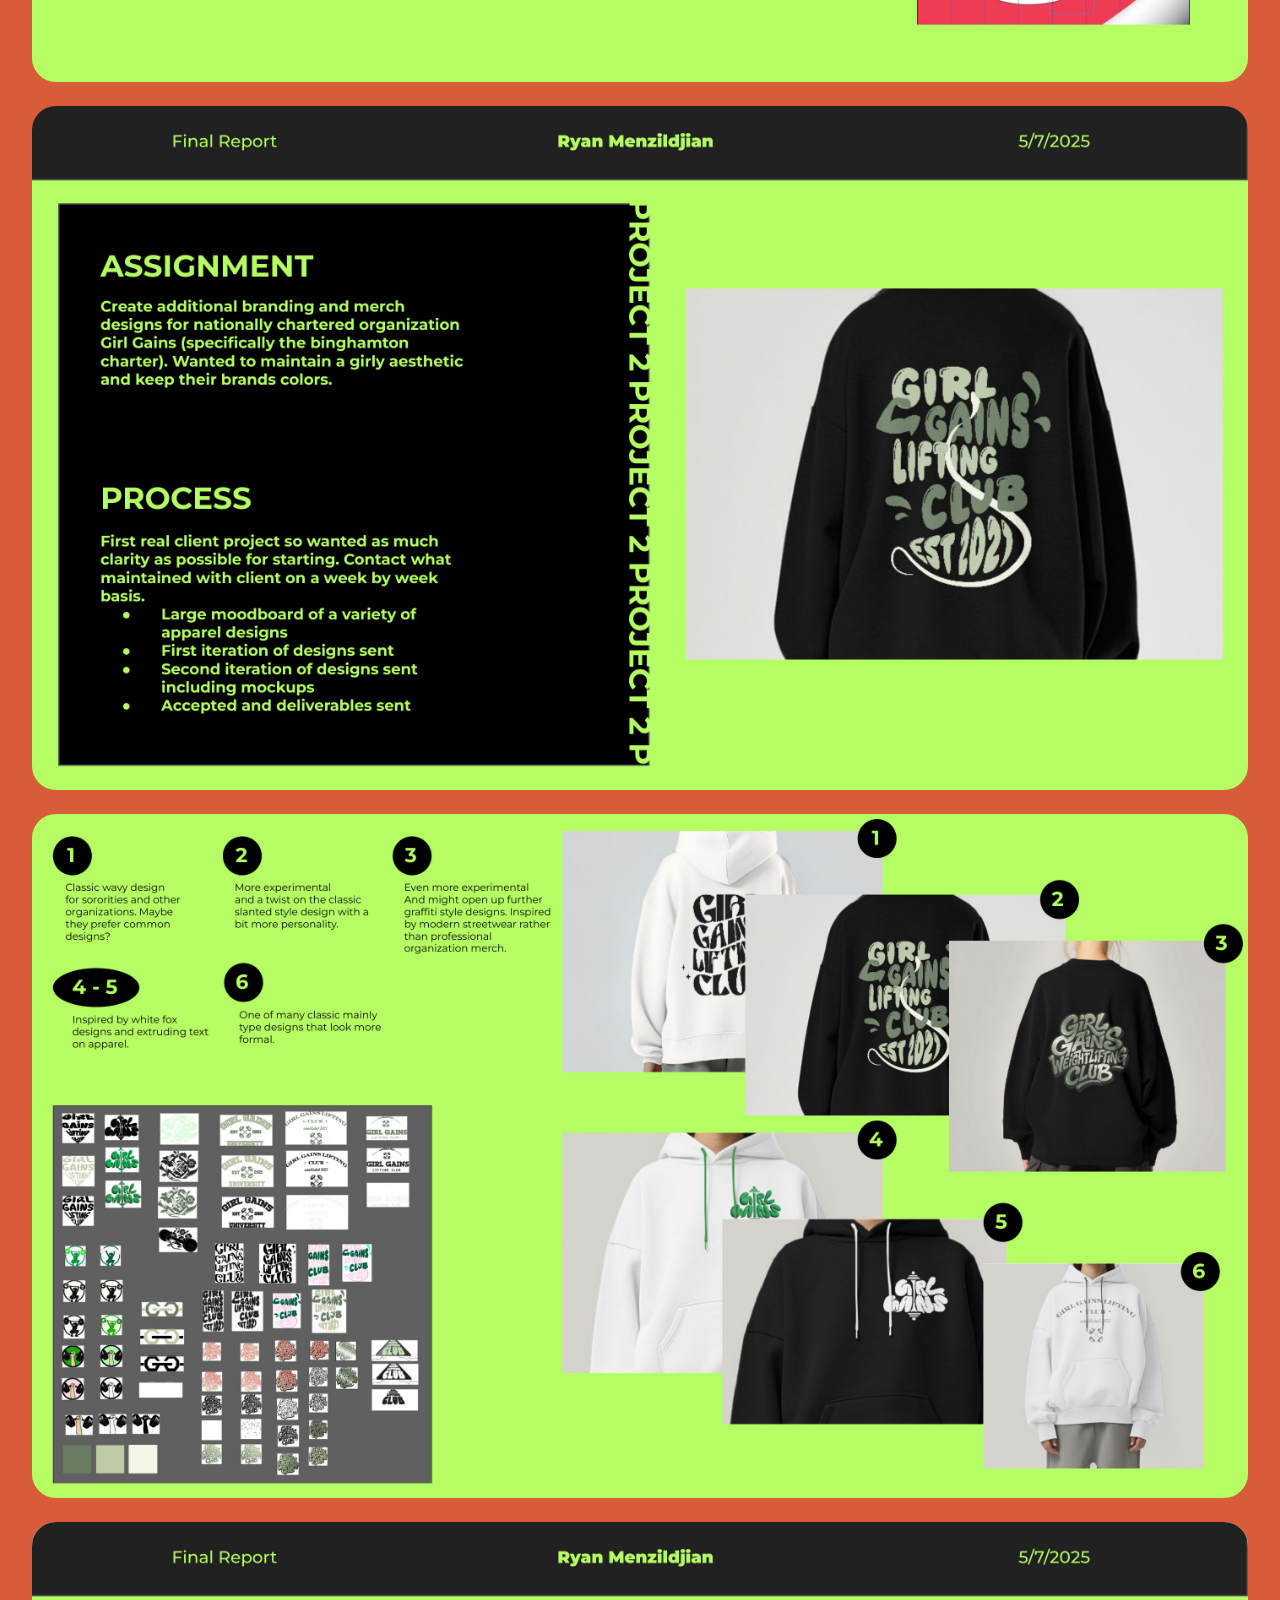
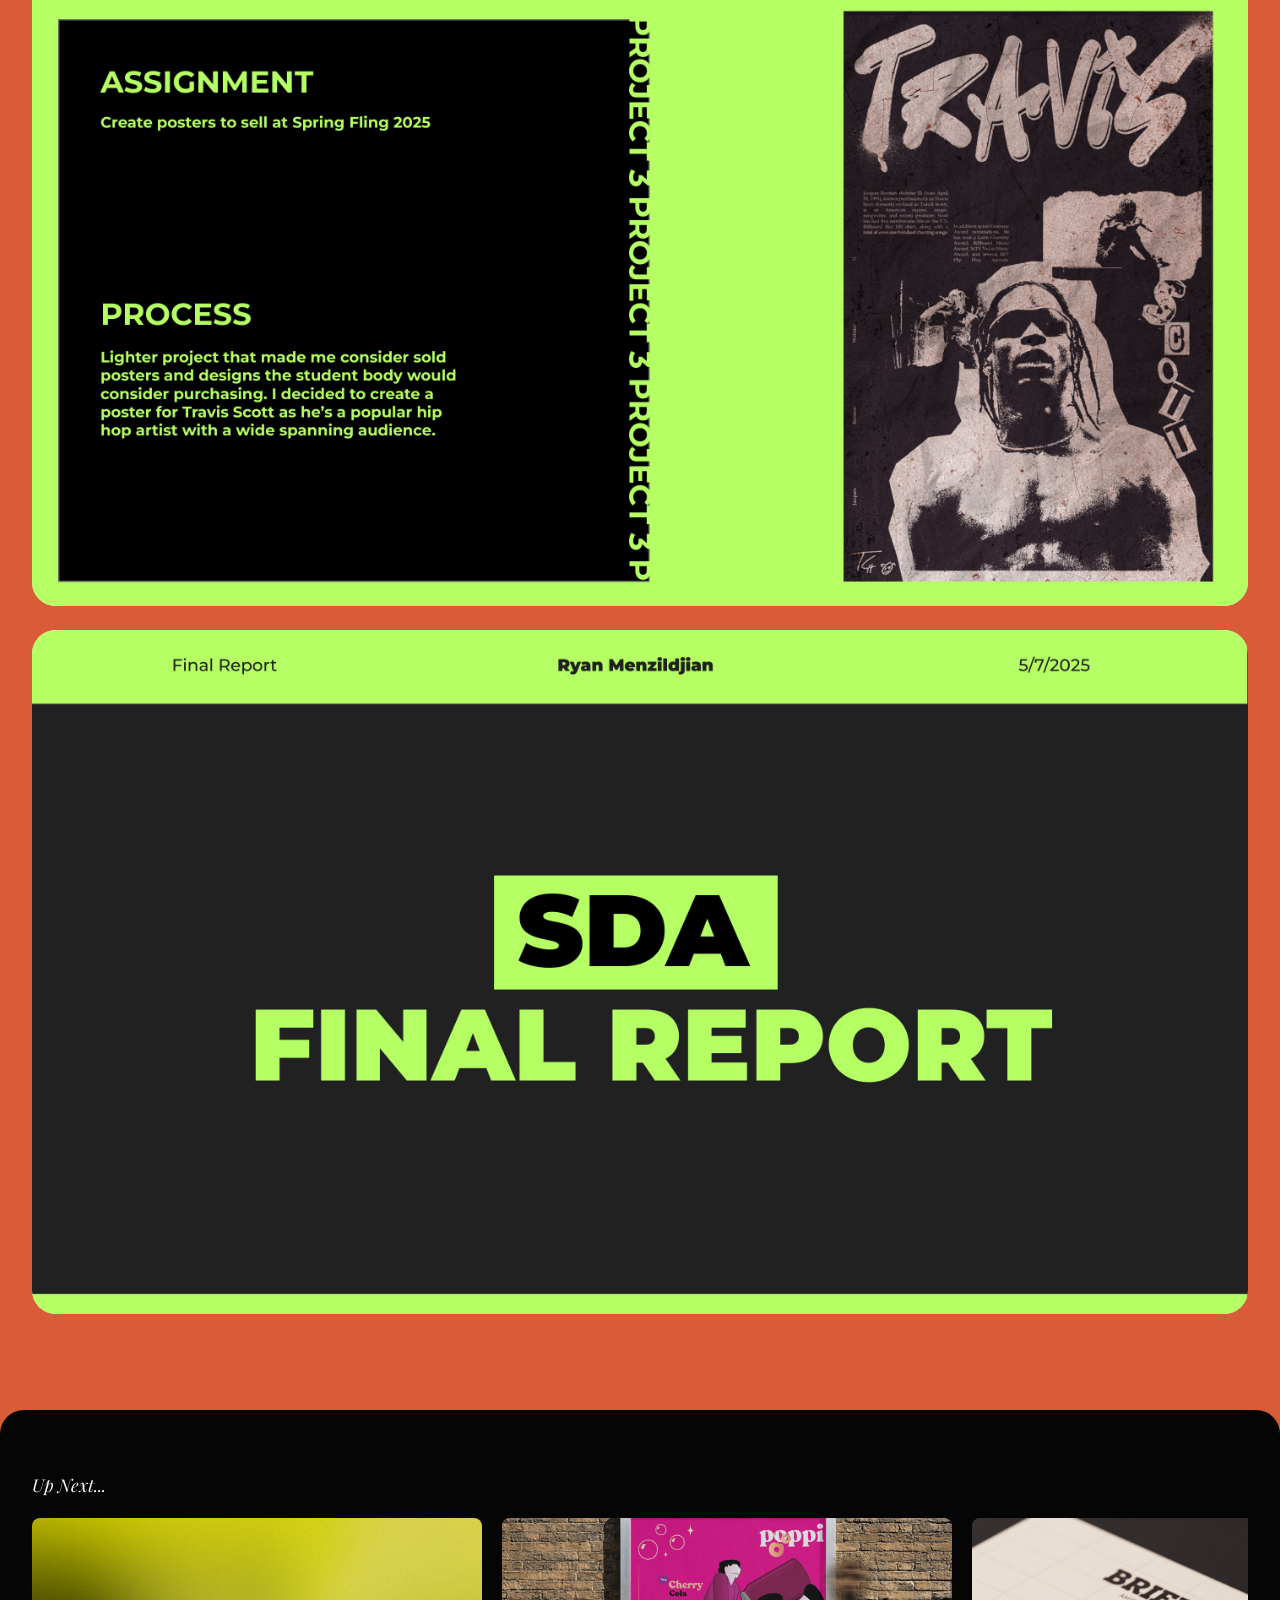
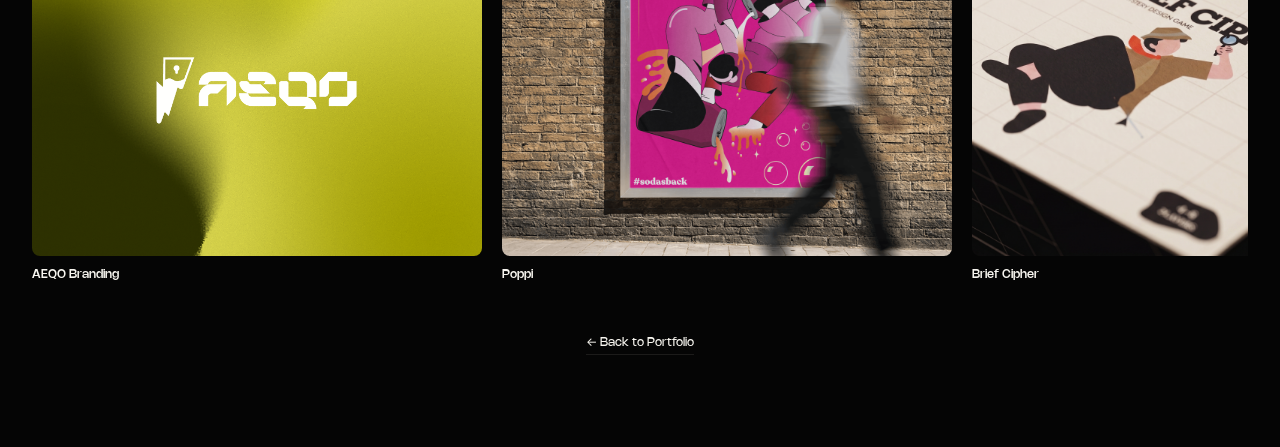
<file: internship.html>
<!DOCTYPE html>
<html lang="en">
<head>
  <meta charset="UTF-8">
  <meta name="viewport" content="width=device-width, initial-scale=1.0">
  <title>Internship - Ryan Menzildjian</title>
  <link rel="stylesheet" href="style.css">

  <!-- Favicon -->
  <link rel="icon" type="image/x-icon" href="favicon.ico">
  <link rel="icon" type="image/png" sizes="32x32" href="assets/favicon-32x32.png">
  <link rel="icon" type="image/png" sizes="16x16" href="assets/favicon-16x16.png">
  <link rel="apple-touch-icon" sizes="180x180" href="assets/apple-touch-icon.png">

  <!-- SEO & Social Meta Tags -->
  <meta name="description" content="Ryan Menzildjian is an Identity Designer & Brand Strategist based in New York. Explore a portfolio of modern brand identities, apparel design, and creative storytelling.">
  <meta name="keywords" content="Ryan Menzildjian, Identity Designer, Brand Strategist, UI/UX Designer, Graphic Designer, New York, Branding Portfolio, Graphic Design">
  <meta name="author" content="Ryan Menzildjian">
  <meta property="og:title" content="Internship - Ryan Menzildjian">
  <meta property="og:description" content="Identity Designer & Brand Strategist based in New York.">
  <meta property="og:type" content="website">
  <meta name="twitter:card" content="summary_large_image">
  <meta name="twitter:title" content="Internship - Ryan Menzildjian">
  <meta name="twitter:description" content="Identity Designer & Brand Strategist based in New York.">
</head>
<body class="light-mode project-page">
  <header class="site-header">
    <div class="header-inner">
      <nav class="social-nav" aria-label="Social links">
        <a href="https://www.linkedin.com/in/ryanmenzildjian/" target="_blank" rel="noreferrer" aria-label="LinkedIn">
          <svg viewBox="0 0 24 24" fill="none" stroke="currentColor" stroke-width="2" stroke-linecap="round" stroke-linejoin="round" class="social-icon"><path d="M16 8a6 6 0 0 1 6 6v7h-4v-7a2 2 0 0 0-2-2 2 2 0 0 0-2 2v7h-4v-7a6 6 0 0 1 6-6z"></path><rect x="2" y="9" width="4" height="12"></rect><circle cx="4" cy="4" r="2"></circle></svg>
        </a>
        <a href="https://www.instagram.com/ryan.menzi/" target="_blank" rel="noreferrer" aria-label="Instagram">
          <svg viewBox="0 0 24 24" fill="none" stroke="currentColor" stroke-width="2" stroke-linecap="round" stroke-linejoin="round" class="social-icon"><rect x="2" y="2" width="20" height="20" rx="5" ry="5"></rect><path d="M16 11.37A4 4 0 1 1 12.63 8 4 4 0 0 1 16 11.37z"></path><line x1="17.5" y1="6.5" x2="17.51" y2="6.5"></line></svg>
        </a>
        <a href="mailto:ryanmenzildjian@gmail.com" aria-label="Email">
          <svg viewBox="0 0 24 24" fill="none" stroke="currentColor" stroke-width="2" stroke-linecap="round" stroke-linejoin="round" class="social-icon"><path d="M4 4h16c1.1 0 2 .9 2 2v12c0 1.1-.9 2-2 2H4c-1.1 0-2-.9-2-2V6c0-1.1.9-2 2-2z"></path><polyline points="22,6 12,13 2,6"></polyline></svg>
        </a>
      </nav>
      <a href="index.html" class="logo" aria-label="Ryan Menzildjian home"><img src="assets/signature.png" alt="Ryan Menzildjian" class="signature-img"></a>
      <nav class="main-nav" aria-label="Primary navigation">
        <a href="index.html#work">work</a><a href="index.html#about">about</a><a href="assets/resume.pdf" target="_blank">resume</a>
        <button id="invert-toggle" class="invert-btn" aria-label="Invert colors"><svg viewBox="0 0 24 24" fill="currentColor"><path d="M12 22C17.5228 22 22 17.5228 22 12C22 6.47715 17.5228 2 12 2C6.47715 2 2 6.47715 2 12C2 17.5228 6.47715 22 12 22ZM12 20V4C16.4183 4 20 7.58172 20 12C20 16.4183 16.4183 20 12 20Z"/></svg></button>
      </nav>
    </div>
  </header>

  <main class="case-study-main">
    <section class="bc-hero bc-shell" aria-labelledby="project-title">
      <div class="bc-hero__header">
        <div>
          <p class="bc-label">Project</p>
          <h1 id="project-title">Internship</h1>
        </div>
        <div class="bc-hero__details">
          <dl class="bc-hero__facts">
            <div><dt>Client</dt><dd>Girl Gains (Internship Commission)</dd></div>
            <div>
              <dt>Services</dt>
              <dd><ul role="list">
                <li>Digital</li>
                <li>Merchandise Design</li>
                <li>Production Prep</li>
              </ul></dd>
            </div>
          </dl>
          <div class="bc-hero__facts">
            <dl><div><dt>Year</dt><dd>2025</dd></div></dl>
          </div>
        </div>
      </div>
      <p class="cs-info">
        This commission focused on creating merch members would actually want to wear while still reinforcing the club identity. The graphics were built to look strong and print cleanly across different garments and vendors.
      </p>
    </section>

    <section class="cs-gallery section-container">
      <div class="flipbook-container" style="margin-bottom: 4rem;">
        <p class="flipbook-label">Girl Gains Design Booklet</p>
        <div class="slider-wrapper">
          <button class="slider-btn prev-btn" aria-label="Previous Slide">
            <svg width="20" height="20" viewBox="0 0 16 16" fill="currentColor"><polygon points="12,2 4,8 12,14" /></svg>
          </button>
          <div class="flipbook-scroll" id="girlGainsSlider">
            <img src="assets/projects/internship/girlgains/spread-0.jpg" alt="Page 1" loading="lazy">
            <img src="assets/projects/internship/girlgains/spread-1.jpg" alt="Page 2" loading="lazy">
            <img src="assets/projects/internship/girlgains/spread-2.jpg" alt="Page 3" loading="lazy">
            <img src="assets/projects/internship/girlgains/spread-3.jpg" alt="Page 4" loading="lazy">
            <img src="assets/projects/internship/girlgains/spread-4.jpg" alt="Page 5" loading="lazy">
            <img src="assets/projects/internship/girlgains/spread-5.jpg" alt="Page 6" loading="lazy">
          </div>
          <button class="slider-btn next-btn" aria-label="Next Slide">
            <svg width="20" height="20" viewBox="0 0 16 16" fill="currentColor"><polygon points="4,2 12,8 4,14" /></svg>
          </button>
        </div>
      </div>

      <p class="flipbook-label" style="margin-bottom: 1rem;">SDA Final Report</p>
      <div class="cs-bento-grid">
        <div class="cs-bento-item cs-span-2-col">
          <img src="assets/projects/internship/sda/page-0.jpg" alt="Page 1" loading="lazy">
        </div>
        <div class="cs-bento-item cs-span-2-col">
          <img src="assets/projects/internship/sda/page-1.jpg" alt="Page 2" loading="lazy">
        </div>
        <div class="cs-bento-item">
          <img src="assets/projects/internship/sda/page-2.jpg" alt="Page 3" loading="lazy">
        </div>
        <div class="cs-bento-item">
          <img src="assets/projects/internship/sda/page-3.jpg" alt="Page 4" loading="lazy">
        </div>
        <div class="cs-bento-item">
          <img src="assets/projects/internship/sda/page-4.jpg" alt="Page 5" loading="lazy">
        </div>
        <div class="cs-bento-item">
          <img src="assets/projects/internship/sda/page-5.jpg" alt="Page 6" loading="lazy">
        </div>
        <div class="cs-bento-item cs-span-2-col">
          <img src="assets/projects/internship/sda/page-6.jpg" alt="Page 7" loading="lazy">
        </div>
      </div>
    </section>
  </main>

        <footer class="next-projects-footer">
    <div class="section-container">
      <h3 class="next-projects-title">Up Next...</h3>
      <div class="next-projects-scroll">
        <a href="aeqo" class="next-project-card">
          <img src="assets/aeqo-footer-preview.png" alt="AEQO Branding" loading="lazy">
          <div class="card-title">AEQO Branding</div>
        </a>        <a href="poppi" class="next-project-card">
          <img src="assets/poppi-mockup.png" alt="Poppi" loading="lazy">
          <div class="card-title">Poppi</div>
        </a>        <a href="brief-cipher" class="next-project-card">
          <img src="assets/brief-cipher-mockup.jpg" alt="Brief Cipher" loading="lazy">
          <div class="card-title">Brief Cipher</div>
        </a>        <a href="type-specimen" class="next-project-card">
          <img src="assets/type-specimen-mockup.png" alt="Type Specimen" loading="lazy">
          <div class="card-title">Type Specimen</div>
        </a>        <a href="photo-manipulation" class="next-project-card">
          <img src="assets/photo-manipulation-opt.jpg" alt="Photo Manipulation" loading="lazy">
          <div class="card-title">Photo Manipulation</div>
        </a>
      </div>
      <a href="/" class="back-link">&larr; Back to Portfolio</a>
    </div>
  </footer>

  <script src="script.js"></script>
</body>
</html>
</file>
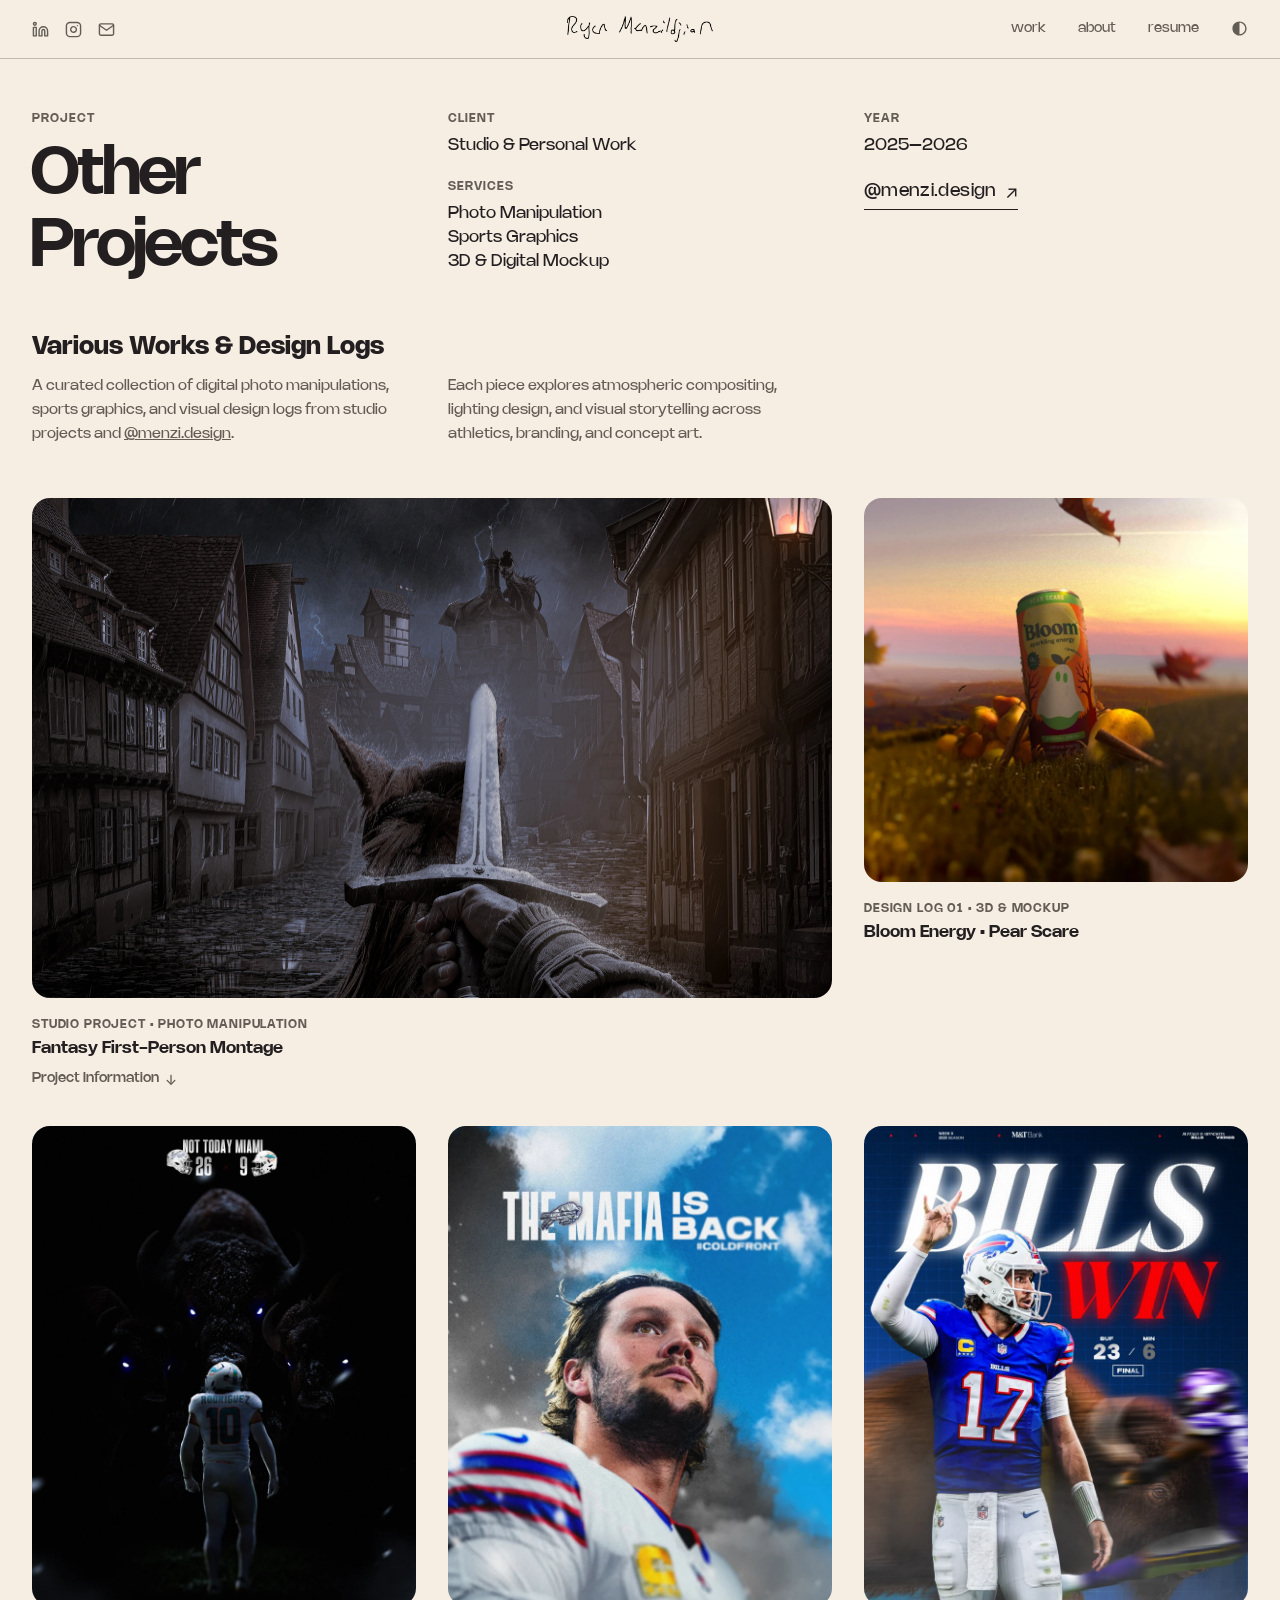
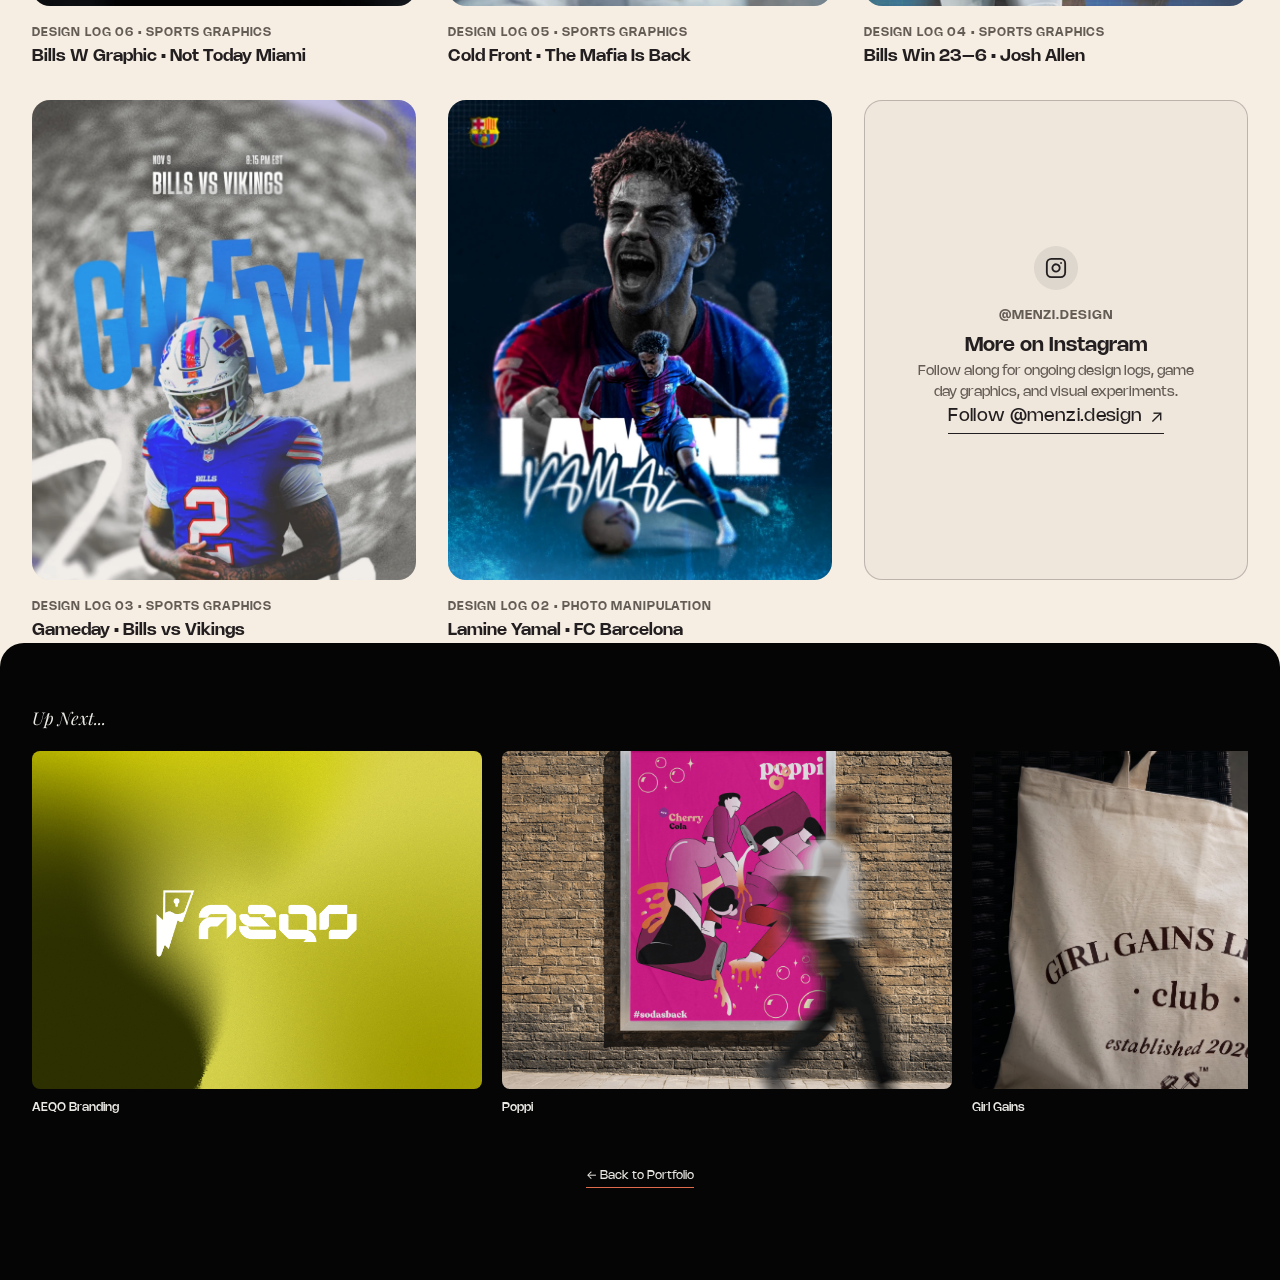
<file: photo-manipulation.html>
<!DOCTYPE html>
<html lang="en">
<head>
  <meta charset="UTF-8">
  <meta name="viewport" content="width=device-width, initial-scale=1.0">
  <title>Other Projects — Ryan Menzildjian</title>
  <meta name="description" content="Explore other creative projects, photo manipulations, sports graphics, and visual design logs by Ryan Menzildjian.">
  <meta name="author" content="Ryan Menzildjian">
  <meta property="og:title" content="Other Projects — Ryan Menzildjian">
  <meta property="og:description" content="Explore other creative projects, photo manipulations, sports graphics, and visual design logs.">
  <meta property="og:type" content="website">
  <meta name="twitter:card" content="summary_large_image">
  <link rel="stylesheet" href="style.css">
  <link rel="stylesheet" href="brief-cipher.css">
  <link rel="icon" type="image/x-icon" href="favicon.ico">
  <link rel="icon" type="image/png" sizes="32x32" href="assets/favicon-32x32.png">
  <link rel="icon" type="image/png" sizes="16x16" href="assets/favicon-16x16.png">
  <link rel="apple-touch-icon" sizes="180x180" href="assets/apple-touch-icon.png">
</head>
<body class="light-mode other-projects-page project-page">
  <a class="bc-skip-link" href="#main-content">Skip to project</a>

  <header class="site-header">
    <div class="header-inner">
      <nav class="social-nav" aria-label="Social links">
        <a href="https://www.linkedin.com/in/ryanmenzildjian/" target="_blank" rel="noreferrer" aria-label="LinkedIn">
          <svg viewBox="0 0 24 24" fill="none" stroke="currentColor" stroke-width="2" stroke-linecap="round" stroke-linejoin="round" class="social-icon"><path d="M16 8a6 6 0 0 1 6 6v7h-4v-7a2 2 0 0 0-2-2 2 2 0 0 0-2 2v7h-4v-7a6 6 0 0 1 6-6z"></path><rect x="2" y="9" width="4" height="12"></rect><circle cx="4" cy="4" r="2"></circle></svg>
        </a>
        <a href="https://www.instagram.com/ryan.menzi/" target="_blank" rel="noreferrer" aria-label="Instagram">
          <svg viewBox="0 0 24 24" fill="none" stroke="currentColor" stroke-width="2" stroke-linecap="round" stroke-linejoin="round" class="social-icon"><rect x="2" y="2" width="20" height="20" rx="5" ry="5"></rect><path d="M16 11.37A4 4 0 1 1 12.63 8 4 4 0 0 1 16 11.37z"></path><line x1="17.5" y1="6.5" x2="17.51" y2="6.5"></line></svg>
        </a>
        <a href="mailto:ryanmenzildjian@gmail.com" aria-label="Email">
          <svg viewBox="0 0 24 24" fill="none" stroke="currentColor" stroke-width="2" stroke-linecap="round" stroke-linejoin="round" class="social-icon"><path d="M4 4h16c1.1 0 2 .9 2 2v12c0 1.1-.9 2-2 2H4c-1.1 0-2-.9-2-2V6c0-1.1.9-2 2-2z"></path><polyline points="22,6 12,13 2,6"></polyline></svg>
        </a>
      </nav>
      <a href="index.html" class="logo" aria-label="Ryan Menzildjian home"><img src="assets/signature.png" alt="Ryan Menzildjian" class="signature-img"></a>
      <nav class="main-nav" aria-label="Primary navigation">
        <a href="index.html#work">work</a><a href="index.html#about">about</a><a href="assets/resume.pdf" target="_blank">resume</a>
        <button id="invert-toggle" class="invert-btn" aria-label="Invert colors"><svg viewBox="0 0 24 24" fill="currentColor"><path d="M12 22C17.5228 22 22 17.5228 22 12C22 6.47715 17.5228 2 12 2C6.47715 2 2 6.47715 2 12C2 17.5228 6.47715 22 12 22ZM12 20V4C16.4183 4 20 7.58172 20 12C20 16.4183 16.4183 20 12 20Z"/></svg></button>
      </nav>
    </div>
  </header>

  <main id="main-content" class="bc-main">
    <section class="bc-hero bc-shell" aria-labelledby="bc-title">
      <div class="bc-hero__header">
        <div>
          <p class="bc-label">Project</p>
          <h1 id="bc-title">Other Projects</h1>
        </div>
        <div class="bc-hero__details">
          <dl class="bc-hero__facts">
            <div><dt>Client</dt><dd>Studio &amp; Personal Work</dd></div>
            <div>
              <dt>Services</dt>
              <dd><ul role="list">
                <li>Photo Manipulation</li>
                <li>Sports Graphics</li>
                <li>3D &amp; Digital Mockup</li>
              </ul></dd>
            </div>
          </dl>
          <div class="bc-hero__facts">
            <dl><div><dt>Year</dt><dd>2025–2026</dd></div></dl>
            <div class="bc-hero__statement">
              <a class="external-link-btn" href="https://www.instagram.com/menzi.design/" target="_blank" rel="noopener noreferrer">@menzi.design <span class="arrow" aria-hidden="true">&#x2197;&#xFE0E;</span></a>
            </div>
          </div>
        </div>
      </div>

      <div class="bc-overview" aria-labelledby="overview-title">
        <h2 id="overview-title">Various Works &amp; Design Logs</h2>
        <p>A curated collection of digital photo manipulations, sports graphics, and visual design logs from studio projects and <a href="https://www.instagram.com/menzi.design/" target="_blank" rel="noopener noreferrer" style="color: inherit; text-decoration: underline;">@menzi.design</a>.</p>
        <p>Each piece explores atmospheric compositing, lighting design, and visual storytelling across athletics, branding, and concept art.</p>
      </div>

      <!-- Integrated Artworks Gallery -->
      <div class="artworks-grid" aria-label="Portfolio artworks gallery">

        <!-- 1. Fantasy First-Person Montage (Balanced Wide Card) -->
        <article class="artwork-card artwork-card--wide">
          <div class="artwork-card__media">
            <img src="assets/projects/photo-manipulation/Menzildjian_Finished.webp" width="3200" height="2070" fetchpriority="high" alt="Fantasy first-person photo manipulation montage">
          </div>
          <div class="artwork-card__caption">
            <div class="artwork-card__meta">
              <span class="artwork-card__tag">Studio Project &bull; Photo Manipulation</span>
            </div>
            <h3 class="artwork-card__title">Fantasy First-Person Montage</h3>
            <button class="artwork-card__toggle-btn" id="montageToggleBtn" aria-expanded="false" aria-controls="montageDrawer">
              <span>Project Information</span>
              <span class="info-arrow" aria-hidden="true">&#x2193;&#xFE0E;</span>
            </button>
            <div id="montageDrawer" class="artwork-card__drawer" aria-hidden="true">
              <div class="artwork-card__drawer-inner">
                <p>This fantasy first-person montage is about giving viewers a break from everyday weight and inviting them into a dreamlike world for a moment. I wanted it to feel magical, personal, and open-ended, with no extra characters, so each viewer can imagine their own story while moving through the scene.</p>
              </div>
            </div>
          </div>
        </article>

        <!-- 2. Ryan's Design Log 01 | Bloom Pear Scare Mockup (Square) -->
        <a href="https://www.instagram.com/menzi.design/p/Ddee83rHNj9/" target="_blank" rel="noopener noreferrer" class="artwork-card artwork-card--square">
          <div class="artwork-card__media">
            <img src="assets/projects/instagram/design-log-01-bloom-pear-scare.webp" alt="Ryan's Design Log 01 | Bloom Pear Scare energy drink" width="1024" height="1024" loading="lazy">
            <div class="artwork-card__overlay">
              <span class="artwork-card__overlay-badge">
                <svg viewBox="0 0 24 24" fill="none" stroke="currentColor" stroke-width="2" stroke-linecap="round" stroke-linejoin="round" aria-hidden="true"><rect x="2" y="2" width="20" height="20" rx="5" ry="5"></rect><path d="M16 11.37A4 4 0 1 1 12.63 8 4 4 0 0 1 16 11.37z"></path><line x1="17.5" y1="6.5" x2="17.51" y2="6.5"></line></svg>
                View Post &#x2197;&#xFE0E;
              </span>
            </div>
          </div>
          <div class="artwork-card__caption">
            <div class="artwork-card__meta">
              <span class="artwork-card__tag">Design Log 01 &bull; 3D &amp; Mockup</span>
            </div>
            <h3 class="artwork-card__title">Bloom Energy &bull; Pear Scare</h3>
          </div>
        </a>

        <!-- 3. Ryan's Design Log 6 | Bills W Graphic (Poster) -->
        <a href="https://www.instagram.com/menzi.design/p/DgDvBQaD1rx/" target="_blank" rel="noopener noreferrer" class="artwork-card artwork-card--poster">
          <div class="artwork-card__media">
            <img src="assets/projects/instagram/design-log-06-bills-w.webp" alt="Ryan's Design Log 6 | Bills W Graphic Not Today Miami" width="804" height="1024" loading="lazy" style="object-position: center 25%;">
            <div class="artwork-card__overlay">
              <span class="artwork-card__overlay-badge">
                <svg viewBox="0 0 24 24" fill="none" stroke="currentColor" stroke-width="2" stroke-linecap="round" stroke-linejoin="round" aria-hidden="true"><rect x="2" y="2" width="20" height="20" rx="5" ry="5"></rect><path d="M16 11.37A4 4 0 1 1 12.63 8 4 4 0 0 1 16 11.37z"></path><line x1="17.5" y1="6.5" x2="17.51" y2="6.5"></line></svg>
                View Post &#x2197;&#xFE0E;
              </span>
            </div>
          </div>
          <div class="artwork-card__caption">
            <div class="artwork-card__meta">
              <span class="artwork-card__tag">Design Log 06 &bull; Sports Graphics</span>
            </div>
            <h3 class="artwork-card__title">Bills W Graphic &bull; Not Today Miami</h3>
          </div>
        </a>

        <!-- 4. Ryan's Design Log 5 | Cold Front Rivalries Uniform (Poster) -->
        <a href="https://www.instagram.com/menzi.design/p/DgDMp7Fke4k/" target="_blank" rel="noopener noreferrer" class="artwork-card artwork-card--poster">
          <div class="artwork-card__media">
            <img src="assets/projects/instagram/design-log-05-cold-front.webp" alt="Ryan's Design Log 5 | Cold Front Rivalries Uniform" width="804" height="1024" loading="lazy" style="object-position: center 20%;">
            <div class="artwork-card__overlay">
              <span class="artwork-card__overlay-badge">
                <svg viewBox="0 0 24 24" fill="none" stroke="currentColor" stroke-width="2" stroke-linecap="round" stroke-linejoin="round" aria-hidden="true"><rect x="2" y="2" width="20" height="20" rx="5" ry="5"></rect><path d="M16 11.37A4 4 0 1 1 12.63 8 4 4 0 0 1 16 11.37z"></path><line x1="17.5" y1="6.5" x2="17.51" y2="6.5"></line></svg>
                View Post &#x2197;&#xFE0E;
              </span>
            </div>
          </div>
          <div class="artwork-card__caption">
            <div class="artwork-card__meta">
              <span class="artwork-card__tag">Design Log 05 &bull; Sports Graphics</span>
            </div>
            <h3 class="artwork-card__title">Cold Front &bull; The Mafia Is Back</h3>
          </div>
        </a>

        <!-- 5. Ryan's Design Log 4 | Prefired Win for Bills Mafia (Poster) -->
        <a href="https://www.instagram.com/menzi.design/p/DfjEB4HkZSq/" target="_blank" rel="noopener noreferrer" class="artwork-card artwork-card--poster">
          <div class="artwork-card__media">
            <img src="assets/projects/instagram/design-log-04-bills-win.webp" alt="Ryan's Design Log 4 | Prefired Win for Bills Mafia" width="792" height="1024" loading="lazy" style="object-position: center 20%;">
            <div class="artwork-card__overlay">
              <span class="artwork-card__overlay-badge">
                <svg viewBox="0 0 24 24" fill="none" stroke="currentColor" stroke-width="2" stroke-linecap="round" stroke-linejoin="round" aria-hidden="true"><rect x="2" y="2" width="20" height="20" rx="5" ry="5"></rect><path d="M16 11.37A4 4 0 1 1 12.63 8 4 4 0 0 1 16 11.37z"></path><line x1="17.5" y1="6.5" x2="17.51" y2="6.5"></line></svg>
                View Post &#x2197;&#xFE0E;
              </span>
            </div>
          </div>
          <div class="artwork-card__caption">
            <div class="artwork-card__meta">
              <span class="artwork-card__tag">Design Log 04 &bull; Sports Graphics</span>
            </div>
            <h3 class="artwork-card__title">Bills Win 23–6 &bull; Josh Allen</h3>
          </div>
        </a>

        <!-- 6. Ryan's Design Log 3 | Buffalo Bills GAMEDAY (Poster) -->
        <a href="https://www.instagram.com/menzi.design/p/DfhoYzqHPCw/" target="_blank" rel="noopener noreferrer" class="artwork-card artwork-card--poster">
          <div class="artwork-card__media">
            <img src="assets/projects/instagram/design-log-03-bills-gameday.webp" alt="Ryan's Design Log 3 | Buffalo Bills GAMEDAY" width="792" height="1024" loading="lazy" style="object-position: center 25%;">
            <div class="artwork-card__overlay">
              <span class="artwork-card__overlay-badge">
                <svg viewBox="0 0 24 24" fill="none" stroke="currentColor" stroke-width="2" stroke-linecap="round" stroke-linejoin="round" aria-hidden="true"><rect x="2" y="2" width="20" height="20" rx="5" ry="5"></rect><path d="M16 11.37A4 4 0 1 1 12.63 8 4 4 0 0 1 16 11.37z"></path><line x1="17.5" y1="6.5" x2="17.51" y2="6.5"></line></svg>
                View Post &#x2197;&#xFE0E;
              </span>
            </div>
          </div>
          <div class="artwork-card__caption">
            <div class="artwork-card__meta">
              <span class="artwork-card__tag">Design Log 03 &bull; Sports Graphics</span>
            </div>
            <h3 class="artwork-card__title">Gameday &bull; Bills vs Vikings</h3>
          </div>
        </a>

        <!-- 7. Ryan's Design Log 02 | Lamine Yamal (Poster) -->
        <a href="https://www.instagram.com/menzi.design/p/DdjnuZznAeb/" target="_blank" rel="noopener noreferrer" class="artwork-card artwork-card--poster">
          <div class="artwork-card__media">
            <img src="assets/projects/instagram/design-log-02-lamine-yamal.webp" alt="Ryan's Design Log 02 | Lamine Yamal photo manipulation" width="790" height="1024" loading="lazy" style="object-position: center 25%;">
            <div class="artwork-card__overlay">
              <span class="artwork-card__overlay-badge">
                <svg viewBox="0 0 24 24" fill="none" stroke="currentColor" stroke-width="2" stroke-linecap="round" stroke-linejoin="round" aria-hidden="true"><rect x="2" y="2" width="20" height="20" rx="5" ry="5"></rect><path d="M16 11.37A4 4 0 1 1 12.63 8 4 4 0 0 1 16 11.37z"></path><line x1="17.5" y1="6.5" x2="17.51" y2="6.5"></line></svg>
                View Post &#x2197;&#xFE0E;
              </span>
            </div>
          </div>
          <div class="artwork-card__caption">
            <div class="artwork-card__meta">
              <span class="artwork-card__tag">Design Log 02 &bull; Photo Manipulation</span>
            </div>
            <h3 class="artwork-card__title">Lamine Yamal &bull; FC Barcelona</h3>
          </div>
        </a>

        <!-- 8. Follow on Instagram Interactive Tile -->
        <a href="https://www.instagram.com/menzi.design/" target="_blank" rel="noopener noreferrer" class="instagram-follow-tile">
          <div class="instagram-follow-tile__icon">
            <svg viewBox="0 0 24 24" fill="none" stroke="currentColor" stroke-width="2" stroke-linecap="round" stroke-linejoin="round" aria-hidden="true"><rect x="2" y="2" width="20" height="20" rx="5" ry="5"></rect><path d="M16 11.37A4 4 0 1 1 12.63 8 4 4 0 0 1 16 11.37z"></path><line x1="17.5" y1="6.5" x2="17.51" y2="6.5"></line></svg>
          </div>
          <span class="instagram-follow-tile__handle">@menzi.design</span>
          <h3 class="instagram-follow-tile__heading">More on Instagram</h3>
          <p class="instagram-follow-tile__desc">Follow along for ongoing design logs, game day graphics, and visual experiments.</p>
          <span class="external-link-btn">Follow @menzi.design <span class="arrow" aria-hidden="true">&#x2197;&#xFE0E;</span></span>
        </a>

      </div>
    </section>
  </main>

  <footer class="next-projects-footer">
    <div class="section-container">
      <h3 class="next-projects-title">Up Next...</h3>
      <div class="next-projects-scroll">
        <a href="aeqo" class="next-project-card"><img src="assets/aeqo-footer-preview.png" alt="AEQO Branding" loading="lazy"><div class="card-title">AEQO Branding</div></a>
        <a href="poppi" class="next-project-card"><img src="assets/poppi-mockup.png" alt="Poppi" loading="lazy"><div class="card-title">Poppi</div></a>
        <a href="internship" class="next-project-card"><img src="assets/girl-gains-mockup.jpg" alt="Girl Gains" loading="lazy"><div class="card-title">Girl Gains</div></a>
        <a href="brief-cipher" class="next-project-card"><img src="assets/brief-cipher-preview.webp" alt="Brief Cipher" loading="lazy"><div class="card-title">Brief Cipher</div></a>
        <a href="type-specimen" class="next-project-card"><img src="assets/type-specimen-mockup.png" alt="Type Specimen" loading="lazy"><div class="card-title">Type Specimen</div></a>
      </div>
      <a href="index.html" class="back-link">&larr;&#xFE0E; Back to Portfolio</a>
    </div>
  </footer>

  <script src="script.js"></script>
  <script>
    (function() {
      const btn = document.getElementById('montageToggleBtn');
      const drawer = document.getElementById('montageDrawer');
      if (btn && drawer) {
        btn.addEventListener('click', function() {
          const isExpanded = btn.getAttribute('aria-expanded') === 'true';
          btn.setAttribute('aria-expanded', !isExpanded);
          drawer.classList.toggle('is-open', !isExpanded);
          drawer.setAttribute('aria-hidden', isExpanded ? 'true' : 'false');
        });
      }
    })();
  </script>
</body>
</html>
</file>
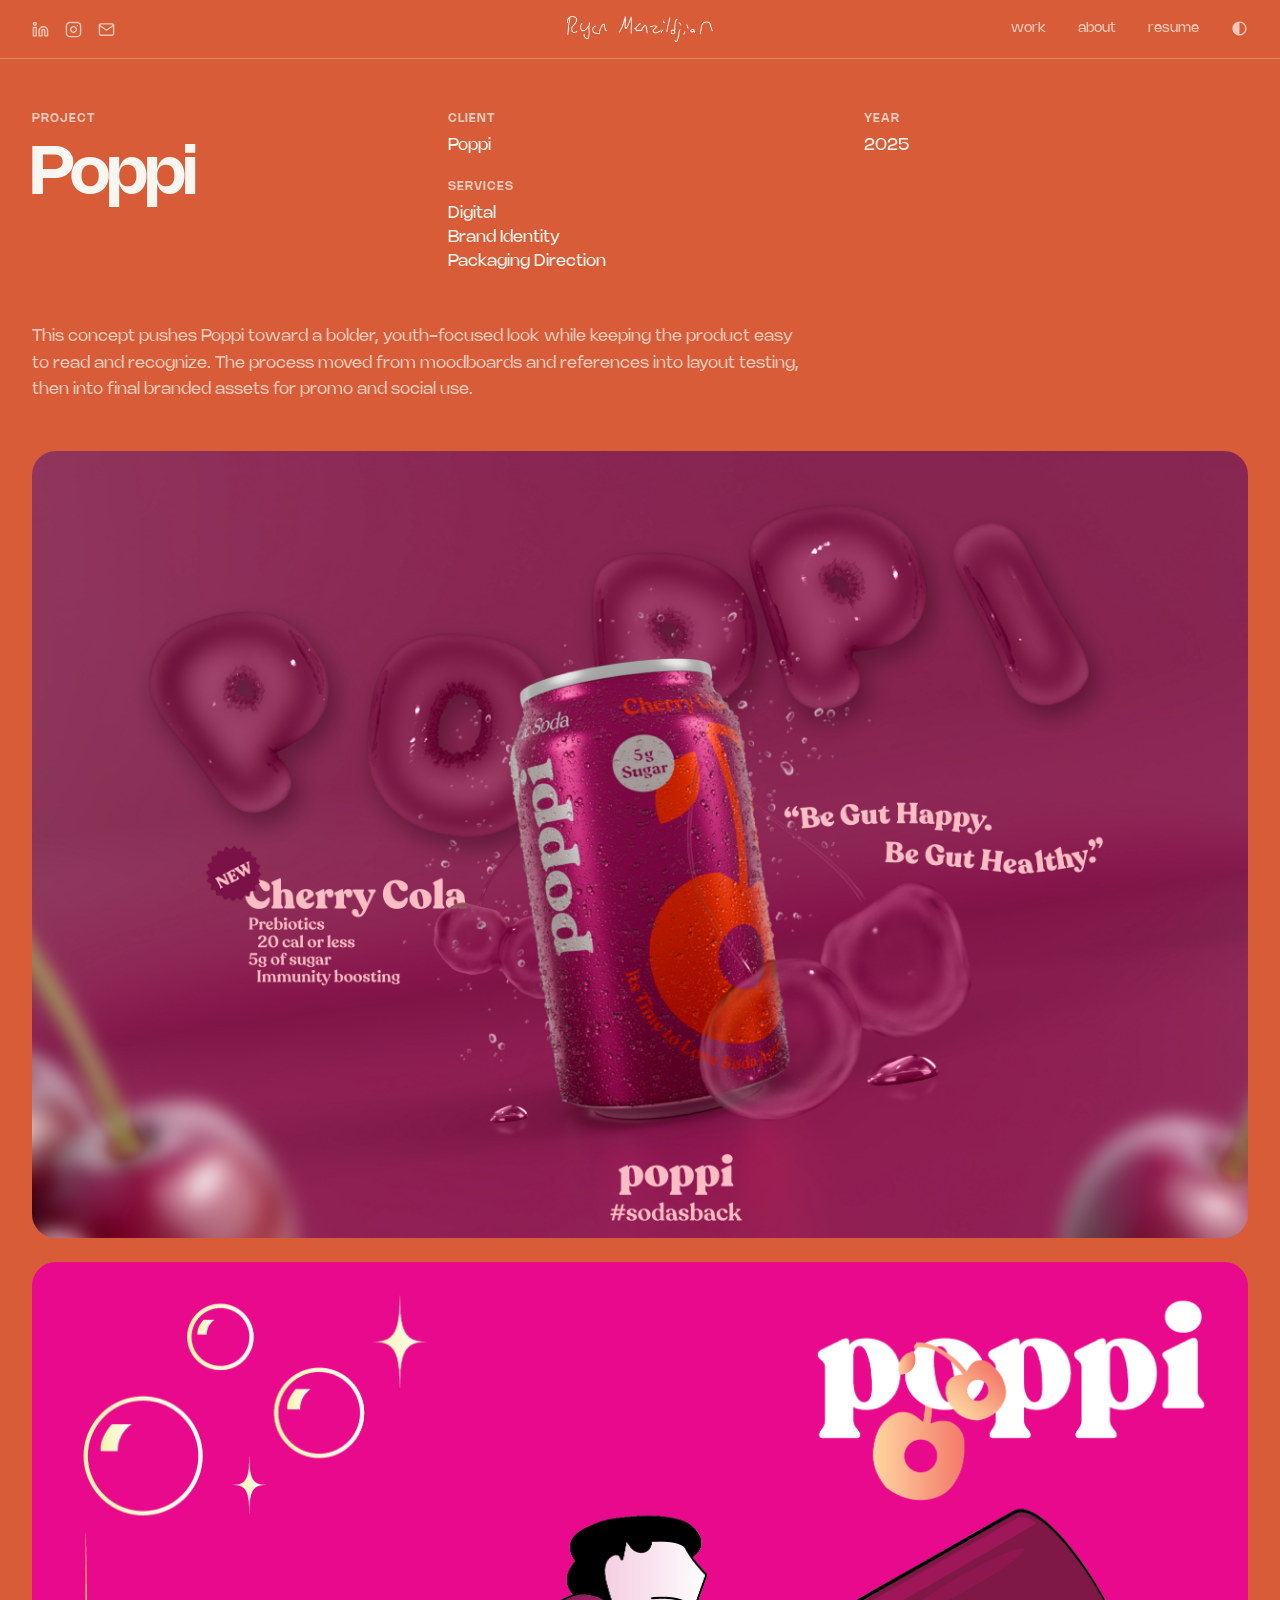
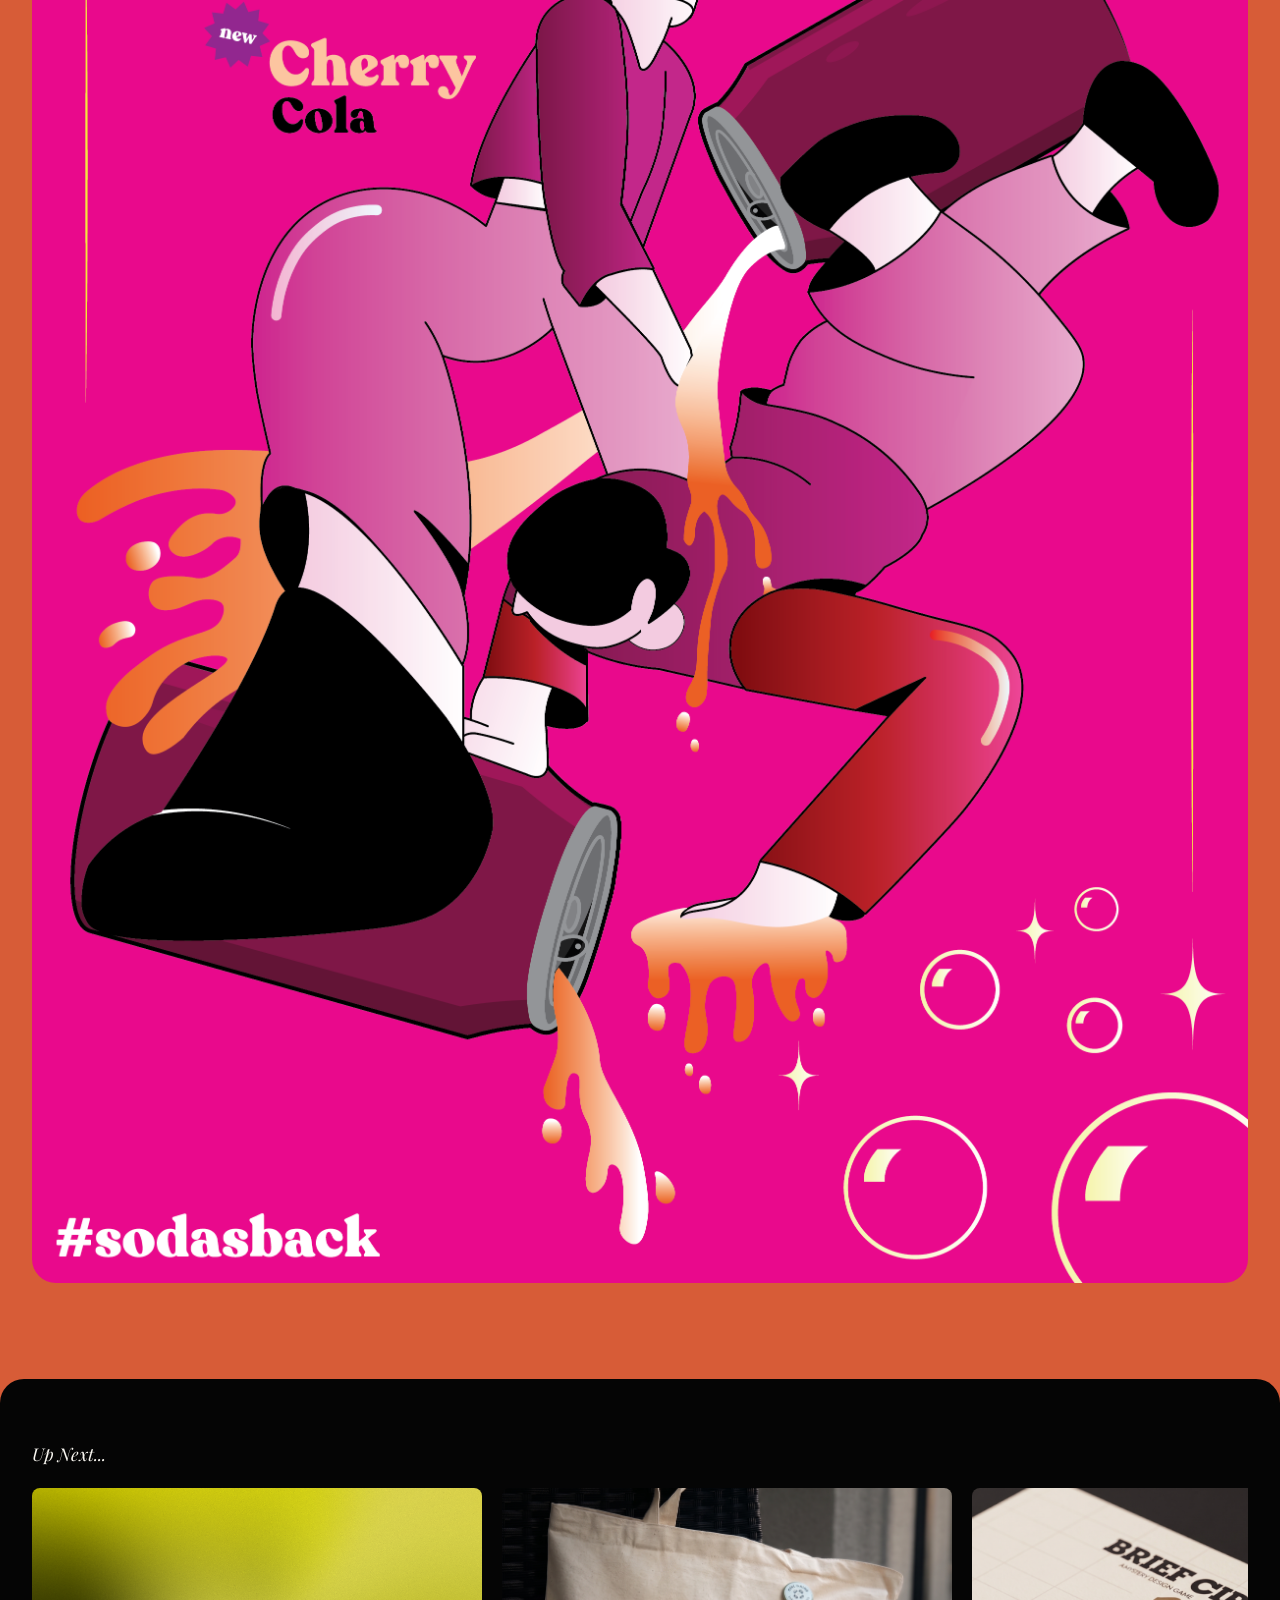
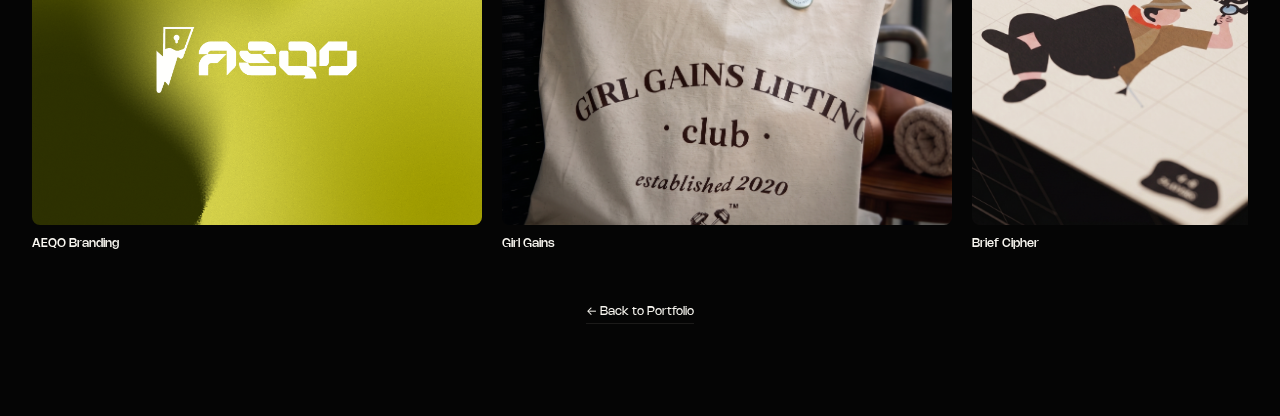
<file: poppi.html>
<!DOCTYPE html>
<html lang="en">
<head>
  <meta charset="UTF-8">
  <meta name="viewport" content="width=device-width, initial-scale=1.0">
  <title>Poppi - Ryan Menzildjian</title>
  <link rel="stylesheet" href="style.css">

  <!-- Favicon -->
  <link rel="icon" type="image/x-icon" href="favicon.ico">
  <link rel="icon" type="image/png" sizes="32x32" href="assets/favicon-32x32.png">
  <link rel="icon" type="image/png" sizes="16x16" href="assets/favicon-16x16.png">
  <link rel="apple-touch-icon" sizes="180x180" href="assets/apple-touch-icon.png">

  <!-- SEO & Social Meta Tags -->
  <meta name="description" content="Ryan Menzildjian is an Identity Designer & Brand Strategist based in New York. Explore a portfolio of modern brand identities, apparel design, and creative storytelling.">
  <meta name="keywords" content="Ryan Menzildjian, Identity Designer, Brand Strategist, UI/UX Designer, Graphic Designer, New York, Branding Portfolio, Graphic Design">
  <meta name="author" content="Ryan Menzildjian">
  <meta property="og:title" content="Poppi - Ryan Menzildjian">
  <meta property="og:description" content="Identity Designer & Brand Strategist based in New York.">
  <meta property="og:type" content="website">
  <meta name="twitter:card" content="summary_large_image">
  <meta name="twitter:title" content="Poppi - Ryan Menzildjian">
  <meta name="twitter:description" content="Identity Designer & Brand Strategist based in New York.">
</head>
<body class="light-mode project-page">
  <header class="site-header">
    <div class="header-inner">
      <nav class="social-nav" aria-label="Social links">
        <a href="https://www.linkedin.com/in/ryanmenzildjian/" target="_blank" rel="noreferrer" aria-label="LinkedIn">
          <svg viewBox="0 0 24 24" fill="none" stroke="currentColor" stroke-width="2" stroke-linecap="round" stroke-linejoin="round" class="social-icon"><path d="M16 8a6 6 0 0 1 6 6v7h-4v-7a2 2 0 0 0-2-2 2 2 0 0 0-2 2v7h-4v-7a6 6 0 0 1 6-6z"></path><rect x="2" y="9" width="4" height="12"></rect><circle cx="4" cy="4" r="2"></circle></svg>
        </a>
        <a href="https://www.instagram.com/ryan.menzi/" target="_blank" rel="noreferrer" aria-label="Instagram">
          <svg viewBox="0 0 24 24" fill="none" stroke="currentColor" stroke-width="2" stroke-linecap="round" stroke-linejoin="round" class="social-icon"><rect x="2" y="2" width="20" height="20" rx="5" ry="5"></rect><path d="M16 11.37A4 4 0 1 1 12.63 8 4 4 0 0 1 16 11.37z"></path><line x1="17.5" y1="6.5" x2="17.51" y2="6.5"></line></svg>
        </a>
        <a href="mailto:ryanmenzildjian@gmail.com" aria-label="Email">
          <svg viewBox="0 0 24 24" fill="none" stroke="currentColor" stroke-width="2" stroke-linecap="round" stroke-linejoin="round" class="social-icon"><path d="M4 4h16c1.1 0 2 .9 2 2v12c0 1.1-.9 2-2 2H4c-1.1 0-2-.9-2-2V6c0-1.1.9-2 2-2z"></path><polyline points="22,6 12,13 2,6"></polyline></svg>
        </a>
      </nav>
      <a href="index.html" class="logo" aria-label="Ryan Menzildjian home"><img src="assets/signature.png" alt="Ryan Menzildjian" class="signature-img"></a>
      <nav class="main-nav" aria-label="Primary navigation">
        <a href="index.html#work">work</a><a href="index.html#about">about</a><a href="assets/resume.pdf" target="_blank">resume</a>
        <button id="invert-toggle" class="invert-btn" aria-label="Invert colors"><svg viewBox="0 0 24 24" fill="currentColor"><path d="M12 22C17.5228 22 22 17.5228 22 12C22 6.47715 17.5228 2 12 2C6.47715 2 2 6.47715 2 12C2 17.5228 6.47715 22 12 22ZM12 20V4C16.4183 4 20 7.58172 20 12C20 16.4183 16.4183 20 12 20Z"/></svg></button>
      </nav>
    </div>
  </header>

  <main class="case-study-main">
    <section class="bc-hero bc-shell" aria-labelledby="project-title">
      <div class="bc-hero__header">
        <div>
          <p class="bc-label">Project</p>
          <h1 id="project-title">Poppi</h1>
        </div>
        <div class="bc-hero__details">
          <dl class="bc-hero__facts">
            <div><dt>Client</dt><dd>Poppi</dd></div>
            <div>
              <dt>Services</dt>
              <dd><ul role="list">
                <li>Digital</li>
                <li>Brand Identity</li>
                <li>Packaging Direction</li>
              </ul></dd>
            </div>
          </dl>
          <div class="bc-hero__facts">
            <dl><div><dt>Year</dt><dd>2025</dd></div></dl>
          </div>
        </div>
      </div>
      <p class="cs-info">
        This concept pushes Poppi toward a bolder, youth-focused look while keeping the product easy to read and recognize. The process moved from moodboards and references into layout testing, then into final branded assets for promo and social use.
      </p>
    </section>

    <section class="cs-gallery section-container">
      <div class="cs-bento-grid">
        <div class="cs-bento-item cs-span-2-col">
          <img src="assets/projects/poppi/MenzildjianRyan310.jpg" alt="Slide 1" loading="lazy">
        </div>
        <div class="cs-bento-item cs-span-2-col"><img src="assets/projects/poppi/portfolio5 final)-01.png" alt="Slide 2" loading="lazy"></div>
        

      </div>
    </section>
  </main>

        <footer class="next-projects-footer">
    <div class="section-container">
      <h3 class="next-projects-title">Up Next...</h3>
      <div class="next-projects-scroll">
        <a href="aeqo" class="next-project-card">
          <img src="assets/aeqo-footer-preview.png" alt="AEQO Branding" loading="lazy">
          <div class="card-title">AEQO Branding</div>
        </a>        <a href="internship" class="next-project-card">
          <img src="assets/girl-gains-mockup.jpg" alt="Girl Gains" loading="lazy">
          <div class="card-title">Girl Gains</div>
        </a>        <a href="brief-cipher" class="next-project-card">
          <img src="assets/brief-cipher-mockup.jpg" alt="Brief Cipher" loading="lazy">
          <div class="card-title">Brief Cipher</div>
        </a>        <a href="type-specimen" class="next-project-card">
          <img src="assets/type-specimen-mockup.png" alt="Type Specimen" loading="lazy">
          <div class="card-title">Type Specimen</div>
        </a>        <a href="photo-manipulation" class="next-project-card">
          <img src="assets/photo-manipulation-opt.jpg" alt="Photo Manipulation" loading="lazy">
          <div class="card-title">Photo Manipulation</div>
        </a>
      </div>
      <a href="/" class="back-link">&larr; Back to Portfolio</a>
    </div>
  </footer>

  <script src="script.js"></script>
</body>
</html>
</file>
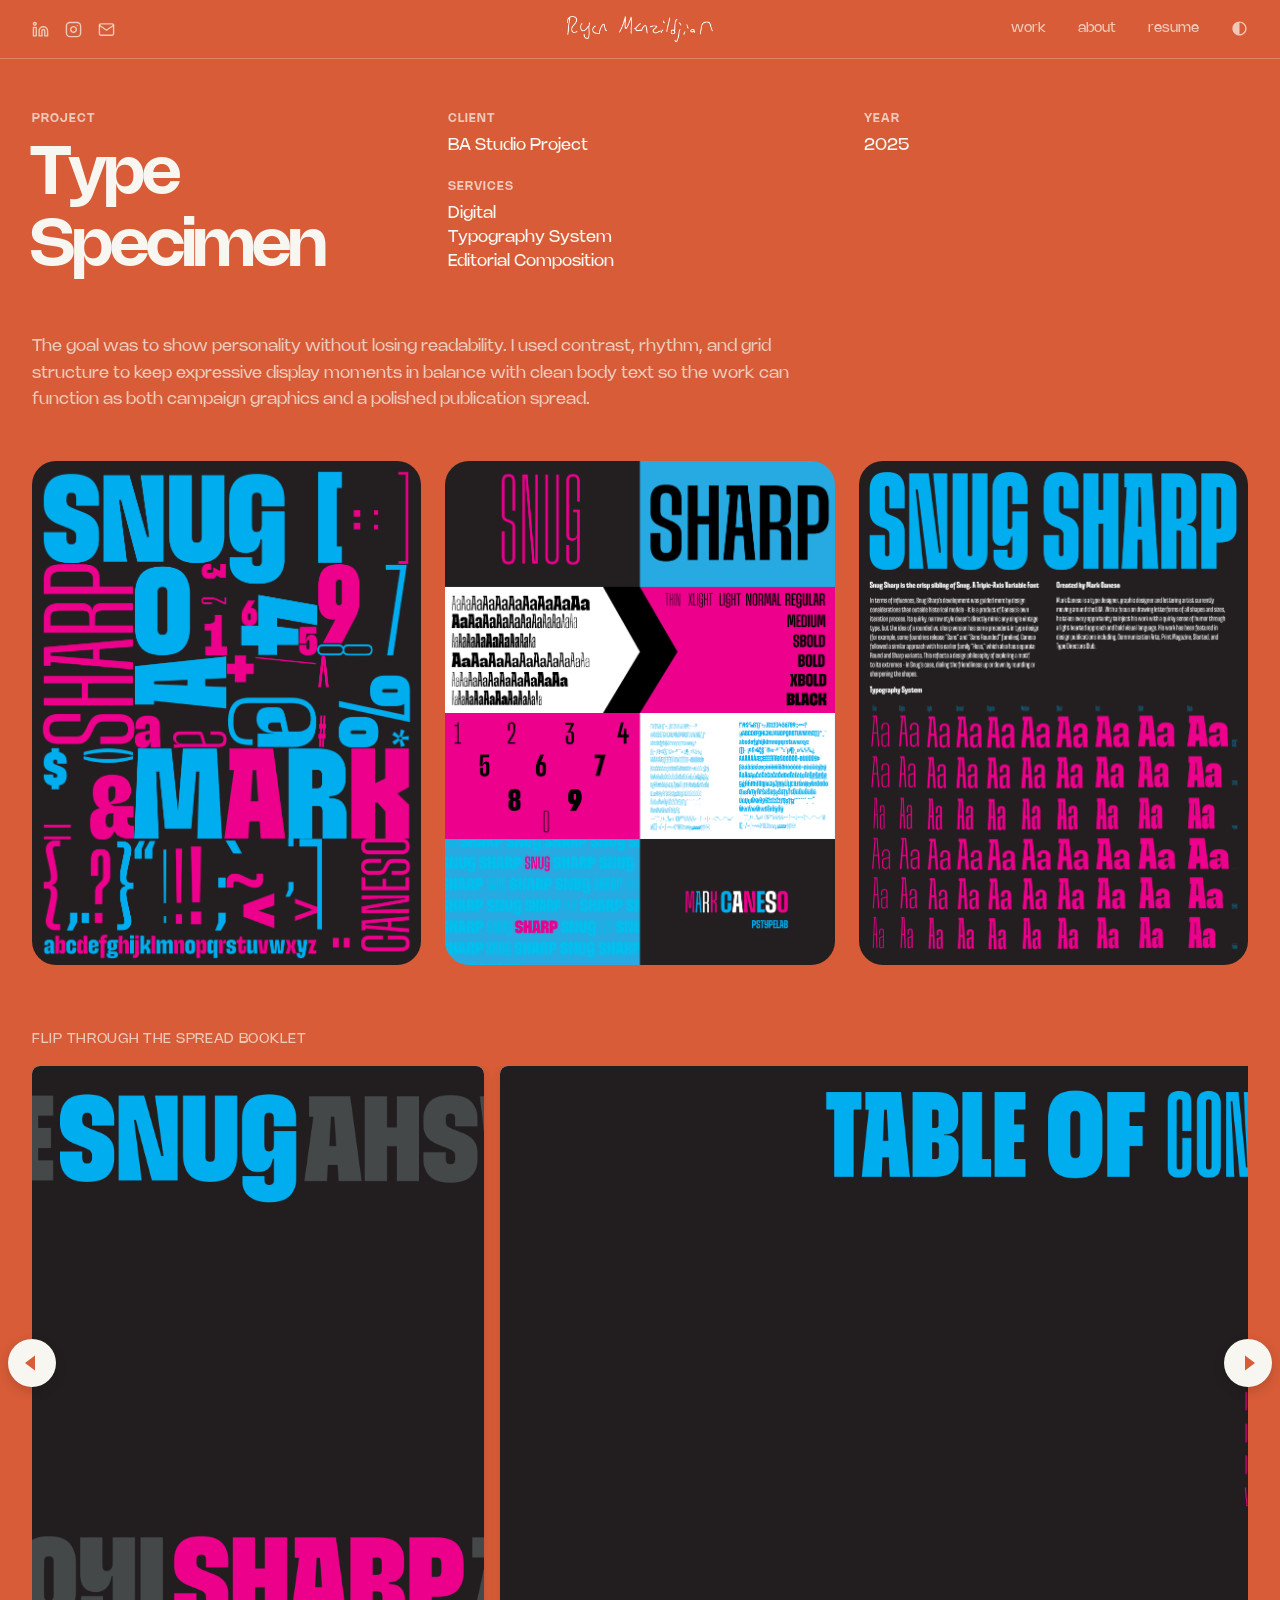
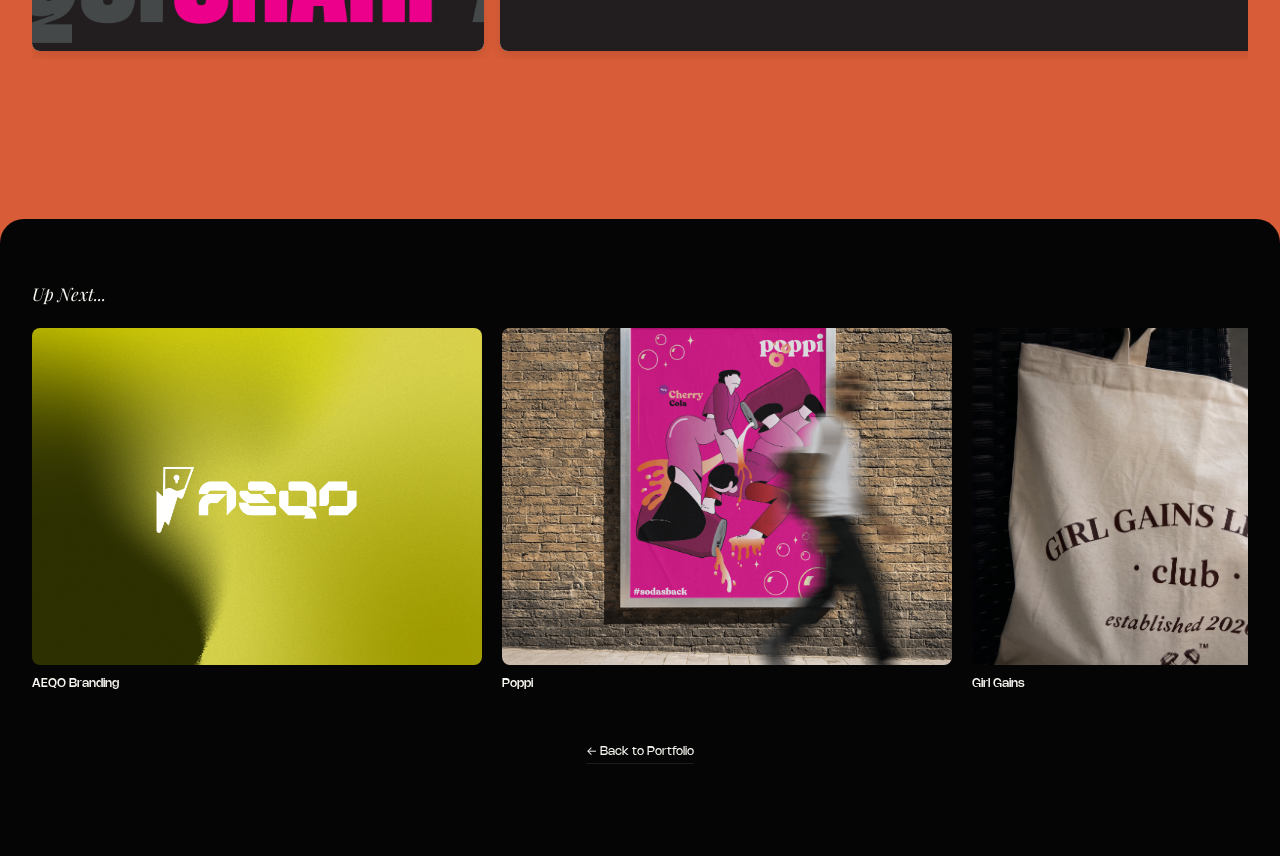
<file: type-specimen.html>
<!DOCTYPE html>
<html lang="en">
<head>
  <meta charset="UTF-8">
  <meta name="viewport" content="width=device-width, initial-scale=1.0">
  <title>Type Specimen - Ryan Menzildjian</title>
  <link rel="stylesheet" href="style.css">

  <!-- Favicon -->
  <link rel="icon" type="image/x-icon" href="favicon.ico">
  <link rel="icon" type="image/png" sizes="32x32" href="assets/favicon-32x32.png">
  <link rel="icon" type="image/png" sizes="16x16" href="assets/favicon-16x16.png">
  <link rel="apple-touch-icon" sizes="180x180" href="assets/apple-touch-icon.png">

  <!-- SEO & Social Meta Tags -->
  <meta name="description" content="Ryan Menzildjian is an Identity Designer & Brand Strategist based in New York. Explore a portfolio of modern brand identities, apparel design, and creative storytelling.">
  <meta name="keywords" content="Ryan Menzildjian, Identity Designer, Brand Strategist, UI/UX Designer, Graphic Designer, New York, Branding Portfolio, Graphic Design">
  <meta name="author" content="Ryan Menzildjian">
  <meta property="og:title" content="Type Specimen - Ryan Menzildjian">
  <meta property="og:description" content="Identity Designer & Brand Strategist based in New York.">
  <meta property="og:type" content="website">
  <meta name="twitter:card" content="summary_large_image">
  <meta name="twitter:title" content="Type Specimen - Ryan Menzildjian">
  <meta name="twitter:description" content="Identity Designer & Brand Strategist based in New York.">
</head>
<body class="light-mode project-page">
  <header class="site-header">
    <div class="header-inner">
      <nav class="social-nav" aria-label="Social links">
        <a href="https://www.linkedin.com/in/ryanmenzildjian/" target="_blank" rel="noreferrer" aria-label="LinkedIn">
          <svg viewBox="0 0 24 24" fill="none" stroke="currentColor" stroke-width="2" stroke-linecap="round" stroke-linejoin="round" class="social-icon"><path d="M16 8a6 6 0 0 1 6 6v7h-4v-7a2 2 0 0 0-2-2 2 2 0 0 0-2 2v7h-4v-7a6 6 0 0 1 6-6z"></path><rect x="2" y="9" width="4" height="12"></rect><circle cx="4" cy="4" r="2"></circle></svg>
        </a>
        <a href="https://www.instagram.com/ryan.menzi/" target="_blank" rel="noreferrer" aria-label="Instagram">
          <svg viewBox="0 0 24 24" fill="none" stroke="currentColor" stroke-width="2" stroke-linecap="round" stroke-linejoin="round" class="social-icon"><rect x="2" y="2" width="20" height="20" rx="5" ry="5"></rect><path d="M16 11.37A4 4 0 1 1 12.63 8 4 4 0 0 1 16 11.37z"></path><line x1="17.5" y1="6.5" x2="17.51" y2="6.5"></line></svg>
        </a>
        <a href="mailto:ryanmenzildjian@gmail.com" aria-label="Email">
          <svg viewBox="0 0 24 24" fill="none" stroke="currentColor" stroke-width="2" stroke-linecap="round" stroke-linejoin="round" class="social-icon"><path d="M4 4h16c1.1 0 2 .9 2 2v12c0 1.1-.9 2-2 2H4c-1.1 0-2-.9-2-2V6c0-1.1.9-2 2-2z"></path><polyline points="22,6 12,13 2,6"></polyline></svg>
        </a>
      </nav>
      <a href="index.html" class="logo" aria-label="Ryan Menzildjian home"><img src="assets/signature.png" alt="Ryan Menzildjian" class="signature-img"></a>
      <nav class="main-nav" aria-label="Primary navigation">
        <a href="index.html#work">work</a><a href="index.html#about">about</a><a href="assets/resume.pdf" target="_blank">resume</a>
        <button id="invert-toggle" class="invert-btn" aria-label="Invert colors"><svg viewBox="0 0 24 24" fill="currentColor"><path d="M12 22C17.5228 22 22 17.5228 22 12C22 6.47715 17.5228 2 12 2C6.47715 2 2 6.47715 2 12C2 17.5228 6.47715 22 12 22ZM12 20V4C16.4183 4 20 7.58172 20 12C20 16.4183 16.4183 20 12 20Z"/></svg></button>
      </nav>
    </div>
  </header>

  <main class="case-study-main">
    <section class="bc-hero bc-shell" aria-labelledby="project-title">
      <div class="bc-hero__header">
        <div>
          <p class="bc-label">Project</p>
          <h1 id="project-title">Type Specimen</h1>
        </div>
        <div class="bc-hero__details">
          <dl class="bc-hero__facts">
            <div><dt>Client</dt><dd>BA Studio Project</dd></div>
            <div>
              <dt>Services</dt>
              <dd><ul role="list">
                <li>Digital</li>
                <li>Typography System</li>
                <li>Editorial Composition</li>
              </ul></dd>
            </div>
          </dl>
          <div class="bc-hero__facts">
            <dl><div><dt>Year</dt><dd>2025</dd></div></dl>
          </div>
        </div>
      </div>
      <p class="cs-info">
        The goal was to show personality without losing readability. I used contrast, rhythm, and grid structure to keep expressive display moments in balance with clean body text so the work can function as both campaign graphics and a polished publication spread.
      </p>
    </section>

    <section class="cs-gallery section-container">
      <div class="cs-bento-grid">
        <div class="cs-bento-item cs-span-2-col">
          <img src="assets/projects/type-specimen/TypePost1.png" alt="Slide 1" loading="lazy">
        </div>
        <div class="cs-bento-item">
          <img src="assets/projects/type-specimen/TypePost2.png" alt="Slide 2" loading="lazy">
        </div>
        <div class="cs-bento-item">
          <img src="assets/projects/type-specimen/TypePost3.png" alt="Slide 3" loading="lazy">
        </div>

      </div>

      <div class="flipbook-container" style="margin-top: 4rem;">
        <p class="flipbook-label">Flip through the spread booklet</p>
        <div class="slider-wrapper">
          <button class="slider-btn prev-btn" aria-label="Previous Slide">
            <svg width="20" height="20" viewBox="0 0 16 16" fill="currentColor"><polygon points="12,2 4,8 12,14" /></svg>
          </button>
          <div class="flipbook-scroll" id="typeSpecimenSlider">
            <img src="assets/projects/type-specimen/spread-0.jpg" alt="Spread 1" loading="lazy">
            <img src="assets/projects/type-specimen/spread-1.jpg" alt="Spread 2" loading="lazy">
            <img src="assets/projects/type-specimen/spread-2.jpg" alt="Spread 3" loading="lazy">
            <img src="assets/projects/type-specimen/spread-3.jpg" alt="Spread 4" loading="lazy">
            <img src="assets/projects/type-specimen/spread-4.jpg" alt="Spread 5" loading="lazy">
            <img src="assets/projects/type-specimen/spread-5.jpg" alt="Spread 6" loading="lazy">
            <img src="assets/projects/type-specimen/spread-6.jpg" alt="Spread 7" loading="lazy">
          </div>
          <button class="slider-btn next-btn" aria-label="Next Slide">
            <svg width="20" height="20" viewBox="0 0 16 16" fill="currentColor"><polygon points="4,2 12,8 4,14" /></svg>
          </button>
        </div>
      </div>
    </section>
  </main>

    <footer class="next-projects-footer">
    <div class="section-container">
      <h3 class="next-projects-title">Up Next...</h3>
      <div class="next-projects-scroll">
        <a href="aeqo" class="next-project-card">
          <img src="assets/aeqo-footer-preview.png" alt="AEQO Branding" loading="lazy">
          <div class="card-title">AEQO Branding</div>
        </a>        <a href="poppi" class="next-project-card">
          <img src="assets/poppi-mockup.png" alt="Poppi" loading="lazy">
          <div class="card-title">Poppi</div>
        </a>        <a href="internship" class="next-project-card">
          <img src="assets/girl-gains-mockup.jpg" alt="Girl Gains" loading="lazy">
          <div class="card-title">Girl Gains</div>
        </a>        <a href="brief-cipher" class="next-project-card">
          <img src="assets/brief-cipher-mockup.jpg" alt="Brief Cipher" loading="lazy">
          <div class="card-title">Brief Cipher</div>
        </a>        <a href="photo-manipulation" class="next-project-card">
          <img src="assets/photo-manipulation-opt.jpg" alt="Photo Manipulation" loading="lazy">
          <div class="card-title">Photo Manipulation</div>
        </a>
      </div>
      <a href="/" class="back-link">&larr; Back to Portfolio</a>
    </div>
  </footer>

  <script src="script.js"></script>
</body>
</html>
</file>
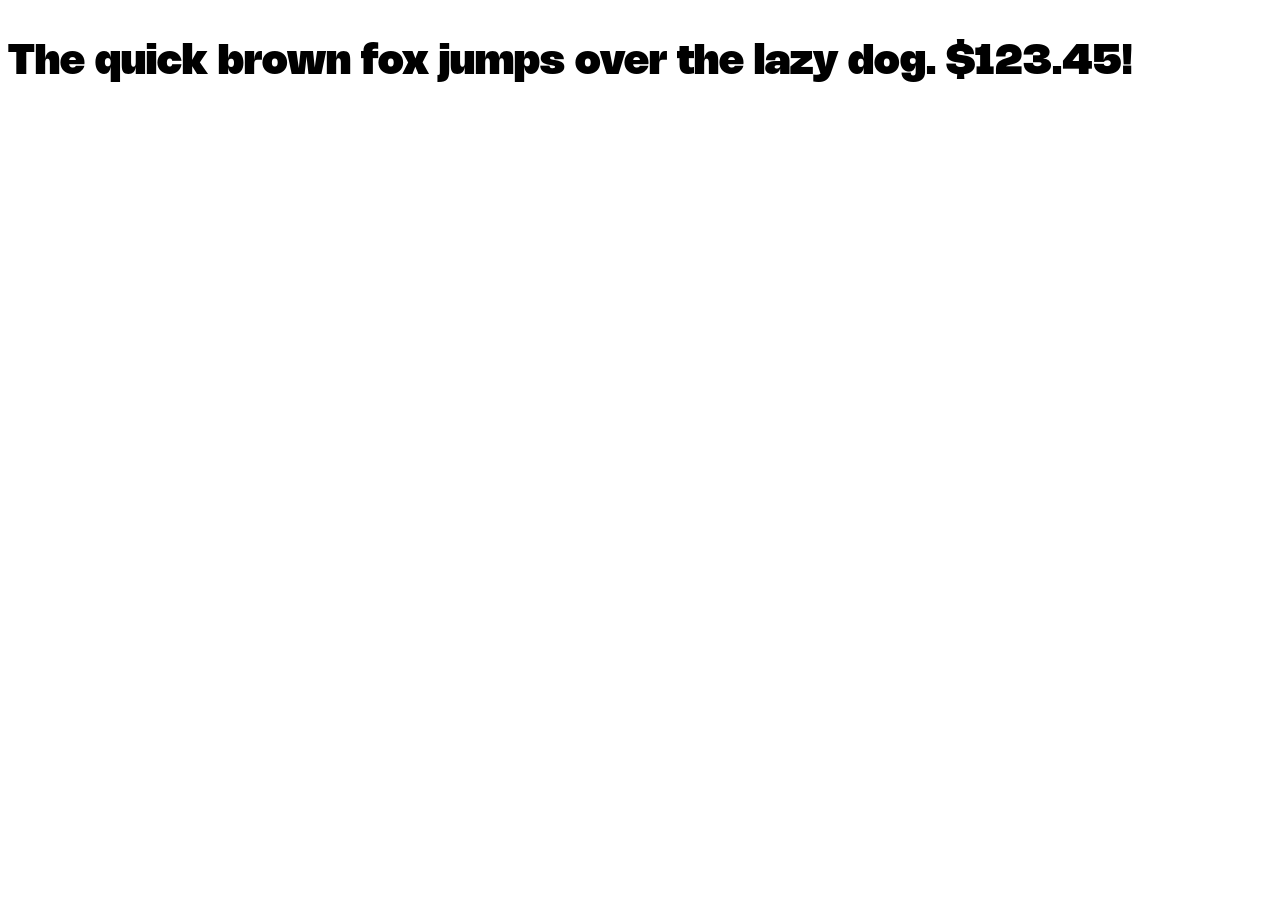
<file: assets/Nohemi/Nohemi/Web-PS/Nohemi-Black.html>
<!DOCTYPE html PUBLIC "-//W3C//DTD XHTML 1.0 Strict//EN" "http://www.w3.org/TR/xhtml1/DTD/xhtml1-strict.dtd">
<html lang="en" xml:lang="en" xmlns="http://www.w3.org/1999/xhtml">
<head>
<meta content="text/html; charset=utf-8" http-equiv="content-type"/>
<meta content="en-us" http-equiv="Content-Language"/>
<title>Nohemi Black - Web Font Specimen</title>
<link rel="stylesheet" type="text/css" media="screen" href="Nohemi-Black.css" />
<style type="text/css" media="screen">
body { font-size: 42px; font-family: "NohemiBlack", Georgia; }
</style>
</head>
<body>
<p contenteditable="true">The quick brown fox jumps over the lazy dog. $123.45!</p>
</body>
</html>
</file>
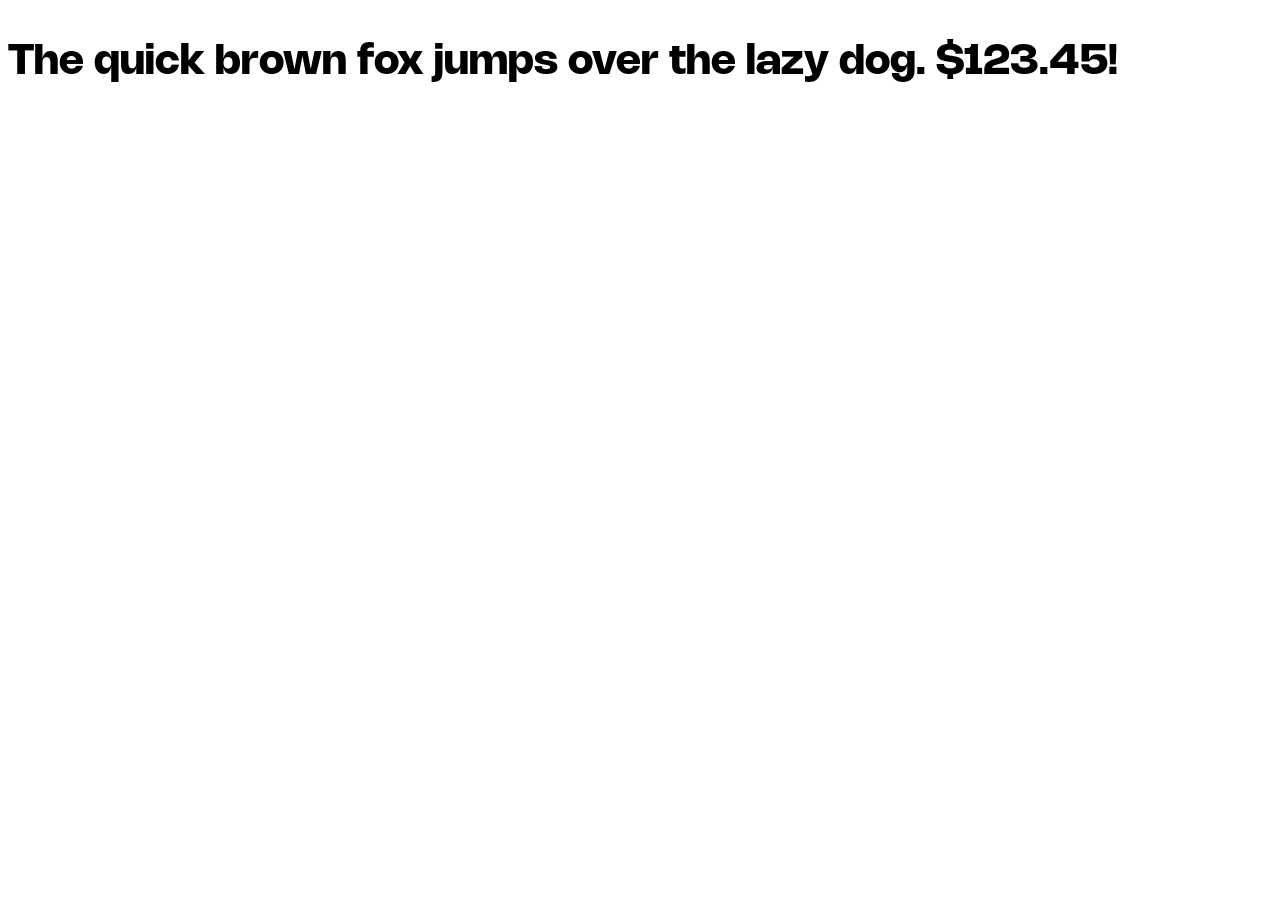
<file: assets/Nohemi/Nohemi/Web-PS/Nohemi-Bold.html>
<!DOCTYPE html PUBLIC "-//W3C//DTD XHTML 1.0 Strict//EN" "http://www.w3.org/TR/xhtml1/DTD/xhtml1-strict.dtd">
<html lang="en" xml:lang="en" xmlns="http://www.w3.org/1999/xhtml">
<head>
<meta content="text/html; charset=utf-8" http-equiv="content-type"/>
<meta content="en-us" http-equiv="Content-Language"/>
<title>Nohemi Bold - Web Font Specimen</title>
<link rel="stylesheet" type="text/css" media="screen" href="Nohemi-Bold.css" />
<style type="text/css" media="screen">
body { font-size: 42px; font-family: "Nohemi", Georgia; }
</style>
</head>
<body>
<p contenteditable="true">The quick brown fox jumps over the lazy dog. $123.45!</p>
</body>
</html>
</file>
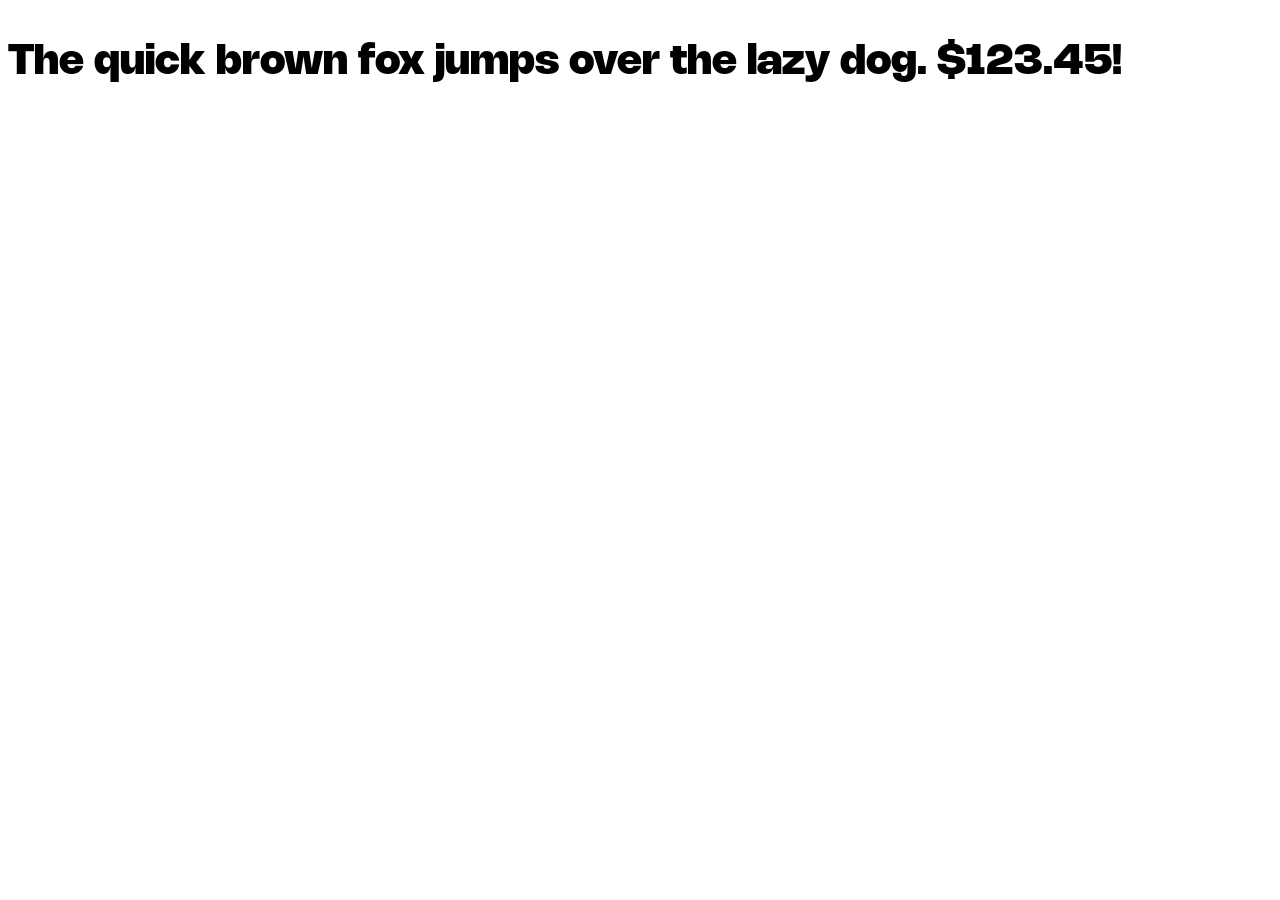
<file: assets/Nohemi/Nohemi/Web-PS/Nohemi-ExtraBold.html>
<!DOCTYPE html PUBLIC "-//W3C//DTD XHTML 1.0 Strict//EN" "http://www.w3.org/TR/xhtml1/DTD/xhtml1-strict.dtd">
<html lang="en" xml:lang="en" xmlns="http://www.w3.org/1999/xhtml">
<head>
<meta content="text/html; charset=utf-8" http-equiv="content-type"/>
<meta content="en-us" http-equiv="Content-Language"/>
<title>Nohemi Extra Bold - Web Font Specimen</title>
<link rel="stylesheet" type="text/css" media="screen" href="Nohemi-ExtraBold.css" />
<style type="text/css" media="screen">
body { font-size: 42px; font-family: "NohemiExtBd", Georgia; }
</style>
</head>
<body>
<p contenteditable="true">The quick brown fox jumps over the lazy dog. $123.45!</p>
</body>
</html>
</file>
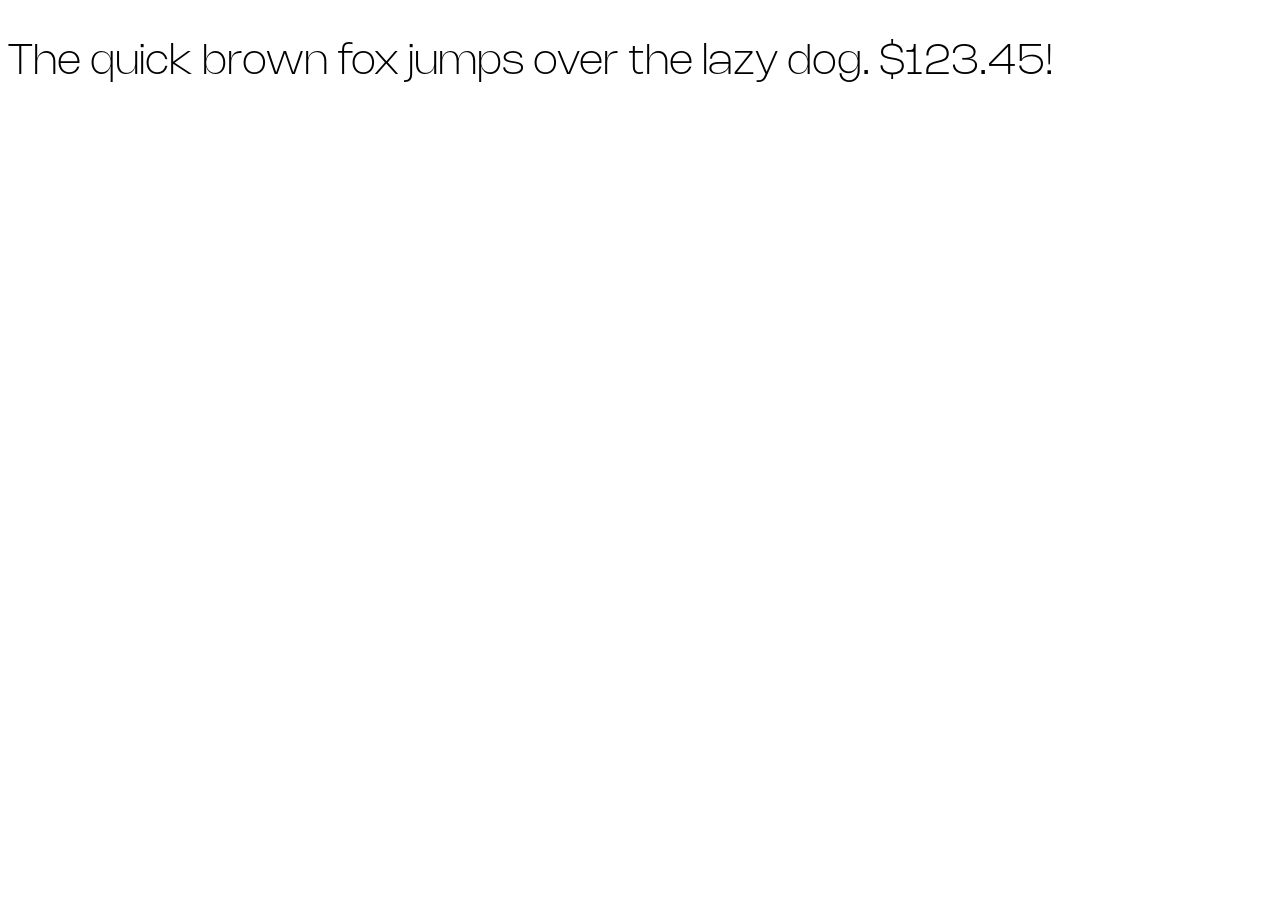
<file: assets/Nohemi/Nohemi/Web-PS/Nohemi-ExtraLight.html>
<!DOCTYPE html PUBLIC "-//W3C//DTD XHTML 1.0 Strict//EN" "http://www.w3.org/TR/xhtml1/DTD/xhtml1-strict.dtd">
<html lang="en" xml:lang="en" xmlns="http://www.w3.org/1999/xhtml">
<head>
<meta content="text/html; charset=utf-8" http-equiv="content-type"/>
<meta content="en-us" http-equiv="Content-Language"/>
<title>Nohemi Extra Light - Web Font Specimen</title>
<link rel="stylesheet" type="text/css" media="screen" href="Nohemi-ExtraLight.css" />
<style type="text/css" media="screen">
body { font-size: 42px; font-family: "NohemiExtLt", Georgia; }
</style>
</head>
<body>
<p contenteditable="true">The quick brown fox jumps over the lazy dog. $123.45!</p>
</body>
</html>
</file>
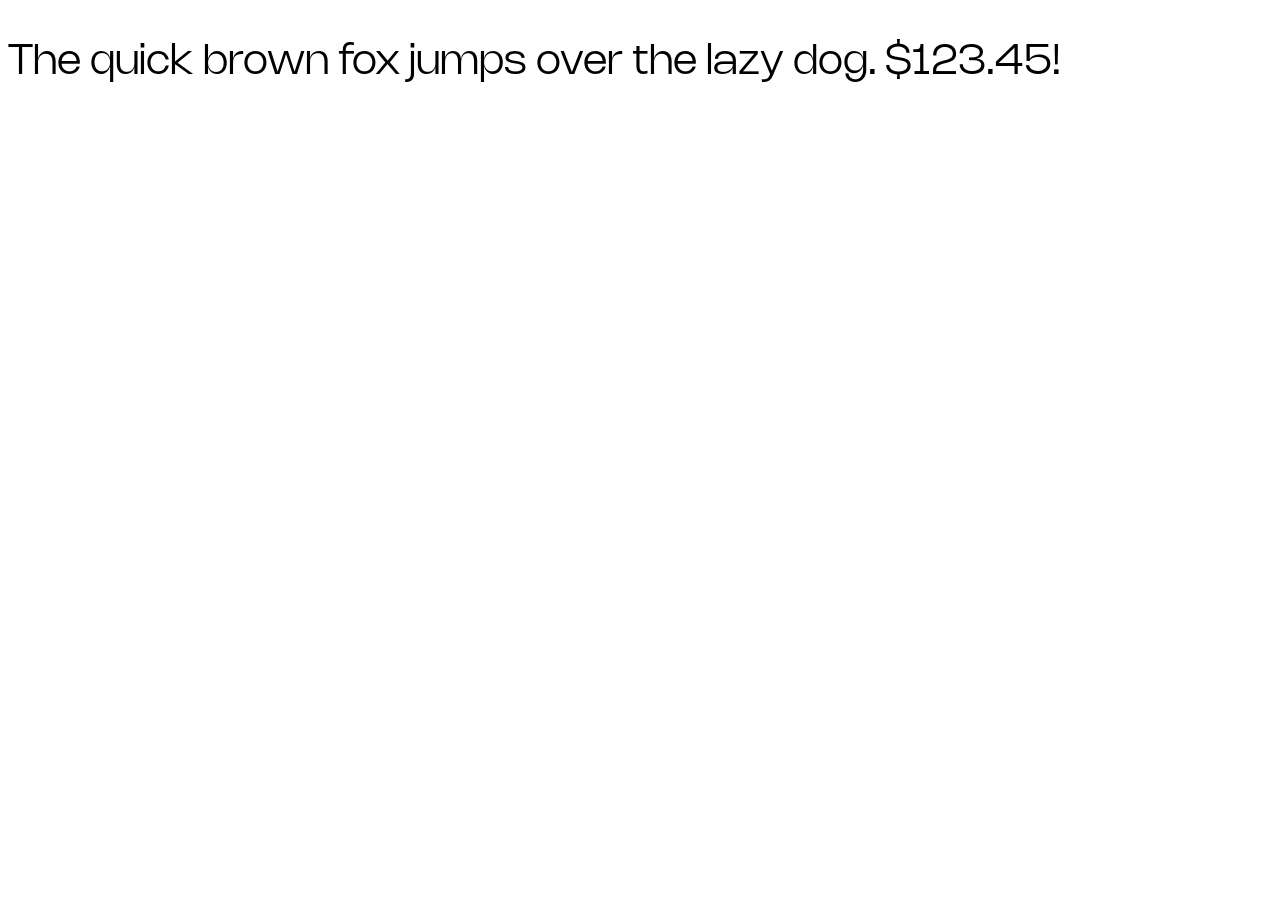
<file: assets/Nohemi/Nohemi/Web-PS/Nohemi-Light.html>
<!DOCTYPE html PUBLIC "-//W3C//DTD XHTML 1.0 Strict//EN" "http://www.w3.org/TR/xhtml1/DTD/xhtml1-strict.dtd">
<html lang="en" xml:lang="en" xmlns="http://www.w3.org/1999/xhtml">
<head>
<meta content="text/html; charset=utf-8" http-equiv="content-type"/>
<meta content="en-us" http-equiv="Content-Language"/>
<title>Nohemi Light - Web Font Specimen</title>
<link rel="stylesheet" type="text/css" media="screen" href="Nohemi-Light.css" />
<style type="text/css" media="screen">
body { font-size: 42px; font-family: "NohemiLight", Georgia; }
</style>
</head>
<body>
<p contenteditable="true">The quick brown fox jumps over the lazy dog. $123.45!</p>
</body>
</html>
</file>
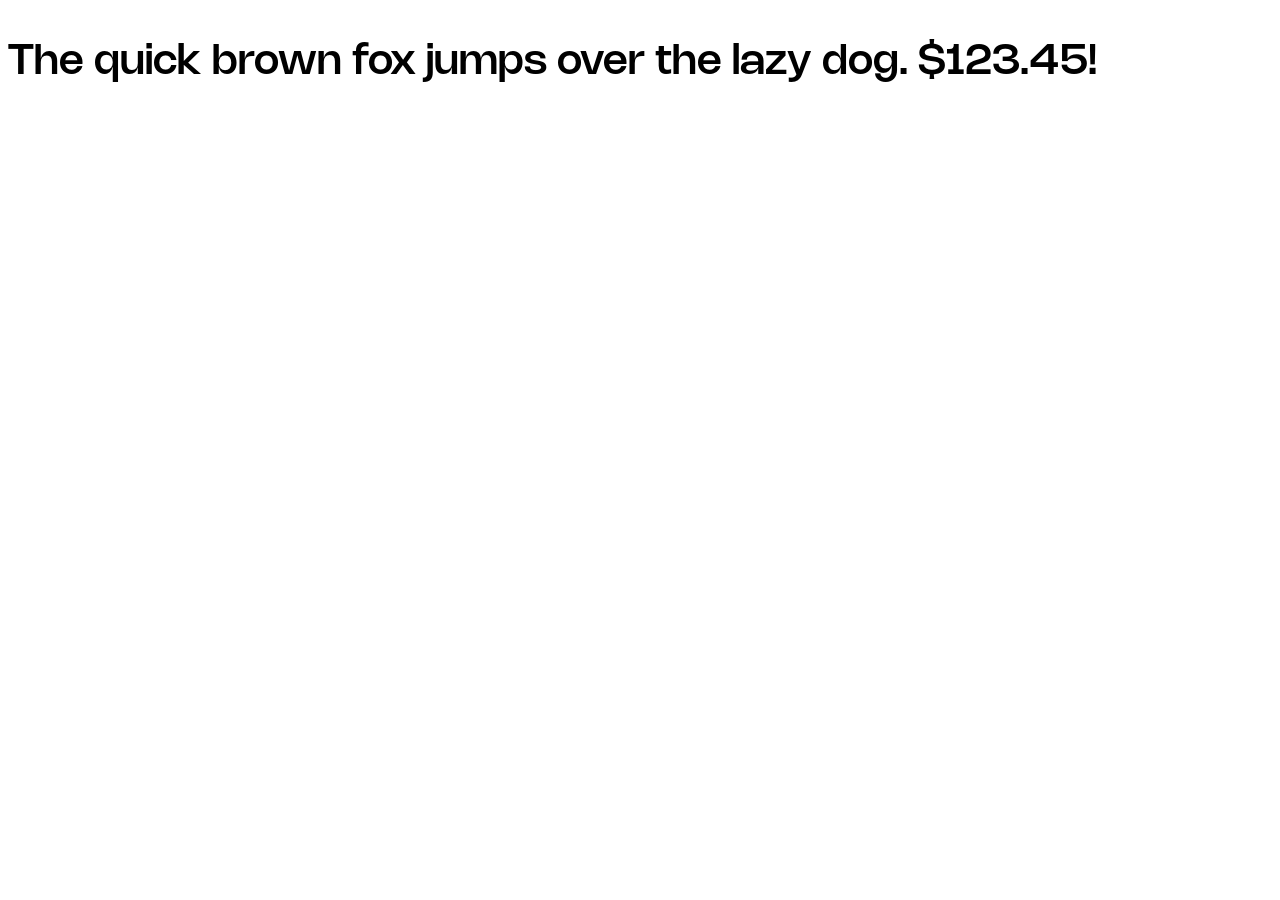
<file: assets/Nohemi/Nohemi/Web-PS/Nohemi-Medium.html>
<!DOCTYPE html PUBLIC "-//W3C//DTD XHTML 1.0 Strict//EN" "http://www.w3.org/TR/xhtml1/DTD/xhtml1-strict.dtd">
<html lang="en" xml:lang="en" xmlns="http://www.w3.org/1999/xhtml">
<head>
<meta content="text/html; charset=utf-8" http-equiv="content-type"/>
<meta content="en-us" http-equiv="Content-Language"/>
<title>Nohemi Medium - Web Font Specimen</title>
<link rel="stylesheet" type="text/css" media="screen" href="Nohemi-Medium.css" />
<style type="text/css" media="screen">
body { font-size: 42px; font-family: "NohemiMed", Georgia; }
</style>
</head>
<body>
<p contenteditable="true">The quick brown fox jumps over the lazy dog. $123.45!</p>
</body>
</html>
</file>
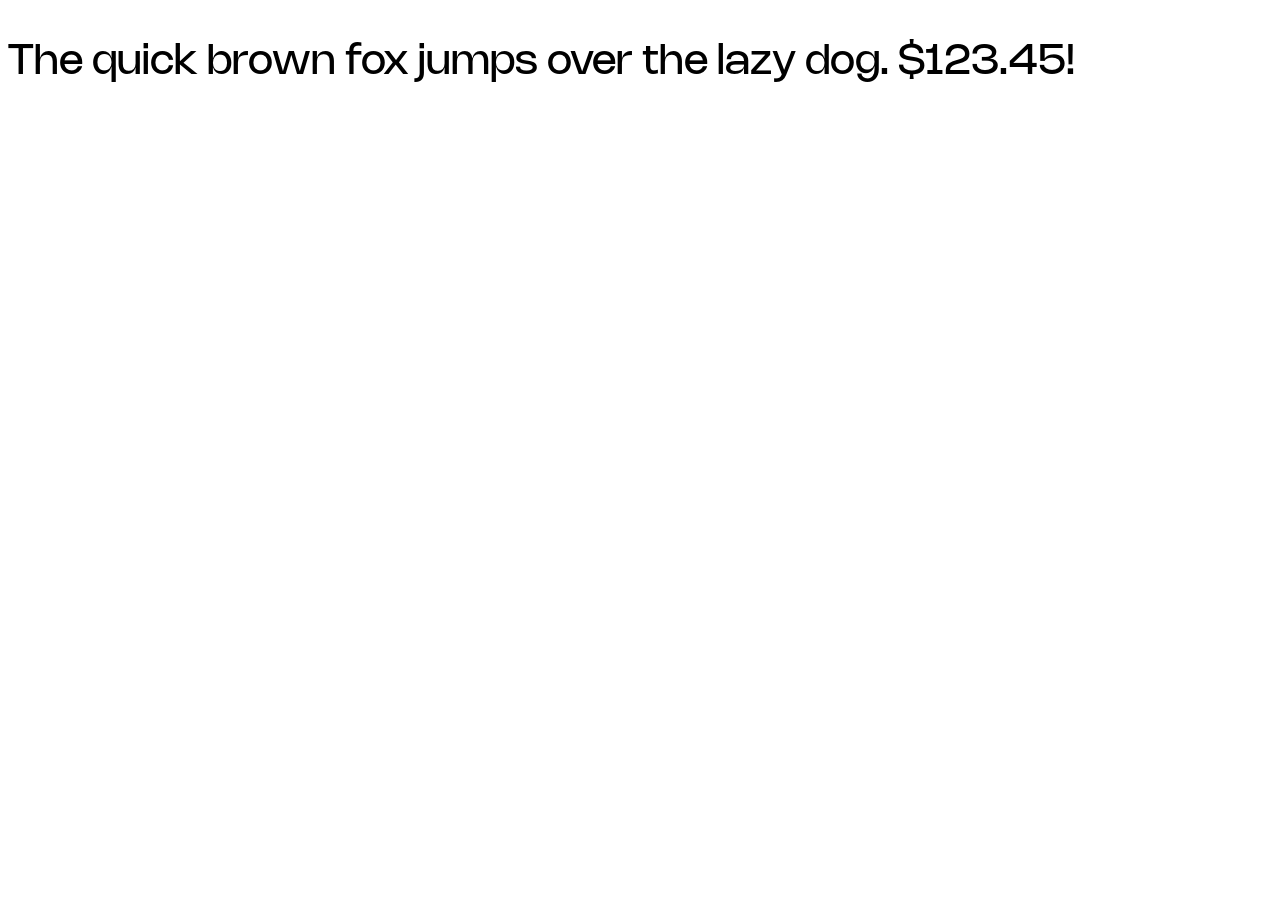
<file: assets/Nohemi/Nohemi/Web-PS/Nohemi-Regular.html>
<!DOCTYPE html PUBLIC "-//W3C//DTD XHTML 1.0 Strict//EN" "http://www.w3.org/TR/xhtml1/DTD/xhtml1-strict.dtd">
<html lang="en" xml:lang="en" xmlns="http://www.w3.org/1999/xhtml">
<head>
<meta content="text/html; charset=utf-8" http-equiv="content-type"/>
<meta content="en-us" http-equiv="Content-Language"/>
<title>Nohemi Regular - Web Font Specimen</title>
<link rel="stylesheet" type="text/css" media="screen" href="Nohemi-Regular.css" />
<style type="text/css" media="screen">
body { font-size: 42px; font-family: "Nohemi", Georgia; }
</style>
</head>
<body>
<p contenteditable="true">The quick brown fox jumps over the lazy dog. $123.45!</p>
</body>
</html>
</file>
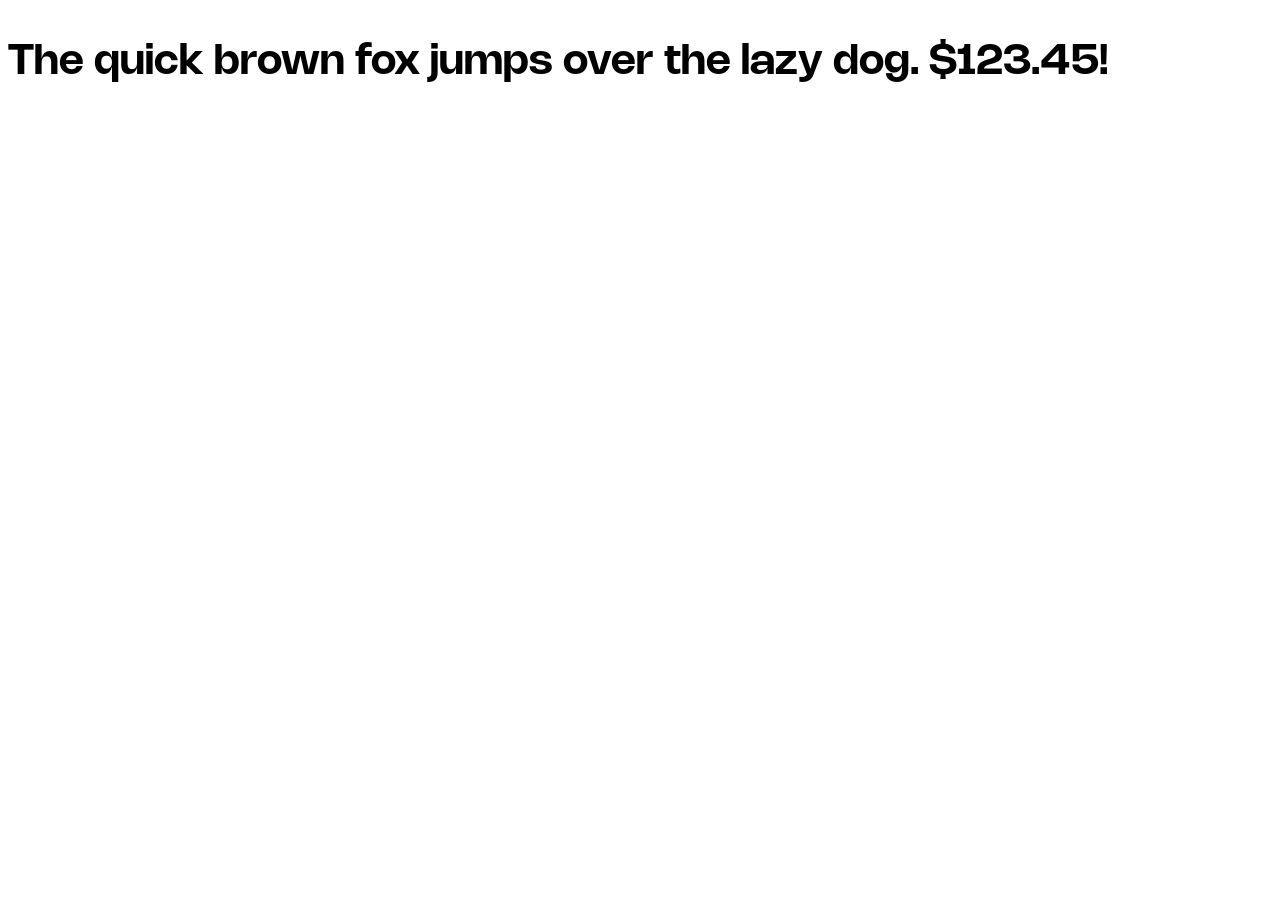
<file: assets/Nohemi/Nohemi/Web-PS/Nohemi-SemiBold.html>
<!DOCTYPE html PUBLIC "-//W3C//DTD XHTML 1.0 Strict//EN" "http://www.w3.org/TR/xhtml1/DTD/xhtml1-strict.dtd">
<html lang="en" xml:lang="en" xmlns="http://www.w3.org/1999/xhtml">
<head>
<meta content="text/html; charset=utf-8" http-equiv="content-type"/>
<meta content="en-us" http-equiv="Content-Language"/>
<title>Nohemi Semi Bold - Web Font Specimen</title>
<link rel="stylesheet" type="text/css" media="screen" href="Nohemi-SemiBold.css" />
<style type="text/css" media="screen">
body { font-size: 42px; font-family: "NohemiSemBd", Georgia; }
</style>
</head>
<body>
<p contenteditable="true">The quick brown fox jumps over the lazy dog. $123.45!</p>
</body>
</html>
</file>
<file: style.css>
@import url('https://fonts.googleapis.com/css2?family=Caveat:wght@700&family=Inter:wght@300;400;600;800;900&family=Playfair+Display:ital,wght@1,400;1,600&display=swap');

@font-face {
  font-family: "Nohemi";
  src: url("assets/Nohemi/Nohemi/Web-TT/Nohemi-Light.woff2") format("woff2");
  font-weight: 300;
  font-display: swap;
}
@font-face {
  font-family: "Nohemi";
  src: url("assets/Nohemi/Nohemi/Web-TT/Nohemi-Regular.woff2") format("woff2");
  font-weight: 400;
  font-display: swap;
}
@font-face {
  font-family: "Nohemi";
  src: url("assets/Nohemi/Nohemi/Web-TT/Nohemi-Medium.woff2") format("woff2");
  font-weight: 500;
  font-display: swap;
}
@font-face {
  font-family: "Nohemi";
  src: url("assets/Nohemi/Nohemi/Web-TT/Nohemi-SemiBold.woff2") format("woff2");
  font-weight: 600;
  font-display: swap;
}
@font-face {
  font-family: "Nohemi";
  src: url("assets/Nohemi/Nohemi/Web-TT/Nohemi-Bold.woff2") format("woff2");
  font-weight: 700;
  font-display: swap;
}
@font-face {
  font-family: "Nohemi";
  src: url("assets/Nohemi/Nohemi/Web-TT/Nohemi-ExtraBold.woff2") format("woff2");
  font-weight: 800;
  font-display: swap;
}

@layer reset, base, theme, layout, components;
@layer reset {
  *, *::before, *::after {
    box-sizing: border-box;
  }
  body, h1, h2, h3, p {
    margin: 0;
  }
  body {
    -webkit-font-smoothing: antialiased;
  }
  img, picture, video, canvas, svg {
    display: block;
    max-width: 100%;
  }
  a {
    text-decoration: none;
    color: inherit;
  }
}

@layer theme {
  :root {
    color-scheme: light dark;
    --color-bg: light-dark(#D75C37, #000000);
    --color-text: light-dark(#F8F6F0, #EBE9E4);
    --color-text-muted: light-dark(rgba(248, 246, 240, 0.7), #94918C);
    --color-accent: light-dark(#1C1B1A, #E06C4C);
    --color-overlay: light-dark(rgba(215, 92, 55, 0.9), rgba(0, 0, 0, 0.9));
    
    --font-sans: "Nohemi", "Inter", system-ui, -apple-system, sans-serif;
    --bc-gutter: clamp(1rem, 3vw, 2rem);
    --bc-gap: clamp(1rem, 2.5vw, 2rem);
    
    --space-sm: 1rem;
    --space-md: 2rem;
    --space-lg: 4rem;
    --space-xl: 8rem;
  }
}

@layer base {
  html {
    scroll-behavior: smooth;
  }
  
  body {
    font-family: var(--font-sans);
    background-color: var(--color-bg);
    color: var(--color-text);
    line-height: 1.5;
    transition: background-color 0.4s ease, color 0.4s ease;
  }

  .section-container {
    max-width: 1400px;
    margin: 0 auto;
    padding: var(--space-md);
  }
}

@layer layout {
  .site-header {
    position: sticky;
    top: 0;
    width: 100%;
    z-index: 100;
    background-color: var(--color-bg);
    padding: var(--space-sm) var(--space-md);
    transition: background-color 0.4s ease, border-color 0.4s ease;
  }
  
  .header-inner {
    display: grid;
    grid-template-columns: 1fr auto 1fr;
    align-items: center;
    max-width: 1400px;
    margin: 0 auto;
  }
  
  .main-nav {
    display: flex;
    gap: var(--space-md);
    align-items: center;
    justify-content: flex-end;
    grid-column: 3;
  }

  .social-nav {
    display: flex;
    gap: var(--space-sm);
    align-items: center;
    justify-content: flex-start;
    grid-column: 1;
  }

  /* Intro */
  .intro-section {
    padding-top: var(--space-xl);
    padding-bottom: var(--space-lg);
    position: relative;
    overflow: hidden;
  }
  
  .intro-section .section-container {
    position: relative;
    z-index: 2;
  }

  .intro-text {
    font-size: clamp(1.7rem, 3.4vw, 3rem);
    font-weight: 500;
    letter-spacing: -0.02em;
    max-width: 30ch;
    line-height: 1.1;
    margin: 0;
  }
  
  .hero-text-rotator {
    position: relative;
    display: grid;
    align-items: baseline;
    font-size: clamp(1.7rem, 3.4vw, 3rem);
  }

  /* Horizontal top line */
  .hero-text-rotator::before {
    content: '';
    position: absolute;
    top: -0.2em; 
    left: -20vw;
    width: 80vw;
    height: 1px;
    background: linear-gradient(to right, color-mix(in srgb, var(--color-text) 15%, transparent) 0%, color-mix(in srgb, var(--color-text) 15%, transparent) 50%, transparent 100%);
    z-index: 0;
  }

  .hero-text-rotator .hero-grid-line-bottom {
    position: absolute !important;
    bottom: -0.2em; 
    top: auto;
    left: -20vw;
    width: 80vw;
    height: 1px;
    background: linear-gradient(to right, color-mix(in srgb, var(--color-text) 15%, transparent) 0%, color-mix(in srgb, var(--color-text) 15%, transparent) 50%, transparent 100%);
    z-index: 0;
  }

  /* Vertical left line */
  .hero-text-rotator::after {
    content: '';
    position: absolute;
    top: -100vh;
    left: -0.25em; /* Just a tiny bit of space from the G */
    width: 1px;
    height: 300vh;
    background: color-mix(in srgb, var(--color-text) 15%, transparent);
    z-index: 0;
  }

  .hero-text-rotator > * {
    grid-area: 1 / 1;
    position: relative;
  }
  
  .hook-text {
    animation: textSwapOut 0.5s cubic-bezier(0.65, 0, 0.35, 1) 1.5s forwards;
  }
  
  .role-text {
    opacity: 0;
    transform: translateY(20px);
    animation: textSwapIn 0.5s cubic-bezier(0.65, 0, 0.35, 1) 1.7s forwards;
  }
  
  @keyframes textSwapOut {
    to { 
      opacity: 0; 
      transform: translateY(-20px); 
      visibility: hidden; 
    }
  }
  
  @keyframes textSwapIn {
    to { 
      opacity: 1; 
      transform: translateY(0); 
    }
  }


  
  .accent {
    color: var(--color-accent);
    font-style: italic;
  }
  
  .script-text {
    font-family: 'Playfair Display', serif;
    font-style: italic;
    font-weight: 400;
    font-size: 1.15em;
    letter-spacing: 0;
  }
  
  .morph-text {
    font-family: var(--font-sans);
    font-style: normal;
    font-weight: 500;
    font-size: 1em;
    letter-spacing: normal;
    transition: font-size 0.6s cubic-bezier(0.22, 1, 0.36, 1), letter-spacing 0.6s cubic-bezier(0.22, 1, 0.36, 1);
  }
  .morph-text.script-text {
    font-family: 'Playfair Display', serif;
    font-style: italic;
    font-weight: 400;
    font-size: 1.15em;
    letter-spacing: 0;
  }
  
  .script-accent {
    font-family: 'Playfair Display', serif;
    font-style: italic;
    font-weight: 400;
    font-size: 1.15em;
    letter-spacing: 0;
    color: var(--color-accent);
  }
  /* Marquee Banner */
  .marquee-wrapper {
    width: 100%;
    overflow: hidden;
    background: var(--color-bg);
    color: var(--color-text);
    border-top: 2px solid var(--color-accent);
    border-bottom: 2px solid var(--color-accent);
    padding: 0.75rem 0;
    display: flex;
    white-space: nowrap;
    transition: background-color 0.4s ease, color 0.4s ease;
    position: relative;
    z-index: 10;
  }
  .hero-character {
    position: absolute;
    top: 0;
    left: 0;
    width: 100%; 
    height: 100%;
    z-index: 1; /* Places it behind the text (z-index: 2) */
    pointer-events: none;
    display: flex;
    align-items: center;
    justify-content: center;
    padding: 0 var(--space-sm);
  }
  .hero-character video {
    width: 100%;
    height: 100%;
    object-fit: contain;
    object-position: right bottom;
    transform: scale(1.05);
    transform-origin: right bottom;
  }
  

  .marquee {
    display: inline-flex;
    animation: marquee-scroll 20s linear infinite;
  }
  .marquee span {
    font-size: 1.125rem;
    font-weight: 400;
    letter-spacing: 0.15em;
    color: var(--color-text-muted);
  }
  @keyframes marquee-scroll {
    0% { transform: translateX(0); }
    100% { transform: translateX(-50%); }
  }

  /* Grid Layout */
  .portfolio-grid {
    display: grid;
    grid-template-columns: repeat(auto-fill, minmax(400px, 1fr));
    gap: var(--space-md) 0;
    padding: 0 var(--space-sm);
  }
  
  @media (max-width: 600px) {
    .portfolio-grid {
      grid-template-columns: 1fr;
    }
  }

  /* About */
  .about-section {
    padding-top: var(--space-xl);
    padding-bottom: var(--space-xl);
  }

  .about-bento-grid {
    grid-column: 1 / -1;
    display: grid;
    grid-template-columns: 1fr;
    gap: var(--space-xl);
  }
  
  @media (min-width: 900px) {
    .about-bento-grid {
      grid-template-columns: 1fr 1fr;
      gap: 10%;
    }
  }

  .site-footer-minimal {
    padding: var(--space-md) 0;
    text-align: center;
    font-size: 0.875rem;
    color: var(--color-text-muted);
  }

  .site-footer-minimal .section-container > p {
    grid-column: 1 / -1;
  }
}

@layer components {
  /* Header Links */
  .logo {
    grid-column: 2;
    display: flex;
    justify-content: center;
    align-items: center;
  }
  
  .signature-img {
    height: 26px;
    width: auto;
    display: block;
    filter: var(--logo-filter, invert(1));
    transition: filter 0.4s ease;
  }
  
  .main-nav a {
    font-size: 0.9rem;
    color: var(--color-text-muted);
  }
  .main-nav a:hover {
    color: var(--color-text);
  }

  .social-nav a {
    color: var(--color-text-muted);
    display: flex;
    align-items: center;
    transition: color 0.3s ease;
  }
  .social-nav a:hover {
    color: var(--color-text);
  }
  .social-icon {
    width: 17px;
    height: 17px;
    transition: transform 0.3s ease;
  }
  .social-nav a:hover .social-icon {
    transform: scale(1.1);
  }

  .invert-btn {
    background: none;
    border: none;
    color: var(--color-text-muted);
    cursor: pointer;
    padding: 0;
    display: flex;
    align-items: center;
    transition: color 0.3s ease;
  }
  .invert-btn:hover {
    color: var(--color-text);
  }
  .invert-btn svg {
    width: 17px;
    height: 17px;
  }

  /* Grid Items & Hover Effects */
  .project-card {
    display: flex;
    flex-direction: column;
    gap: 0.35rem; /* Tighter gap between image and text */
    cursor: pointer;
    text-decoration: none;
  }

  @keyframes skeletonShimmer {
    0% { background-position: 200% 0; }
    100% { background-position: -200% 0; }
  }

  .project-image-wrapper {
    position: relative;
    aspect-ratio: 4/3;
    overflow: hidden;
    display: block;
    width: calc(100% + 1.5px);
    background: linear-gradient(110deg, var(--color-bg) 8%, light-dark(rgba(0,0,0,0.06), rgba(255,255,255,0.04)) 18%, var(--color-bg) 33%);
    background-size: 200% 100%;
    animation: skeletonShimmer 2s linear infinite;
  }
  
  .project-card:has(.loaded) .project-image-wrapper,
  .next-project-card:has(.loaded) .project-image-wrapper {
    animation: none;
    background: transparent;
  }

  @keyframes clipReveal {
    0% {
      clip-path: polygon(0 100%, 100% 100%, 100% 100%, 0% 100%);
      transform: scale(1.15) translateY(20px);
    }
    100% {
      clip-path: polygon(0 0, 100% 0, 100% 100%, 0% 100%);
      transform: scale(1) translateY(0);
    }
  }

  .project-img {
    width: 100%;
    height: 100%;
    object-fit: cover;
    opacity: 0;
    scale: var(--base-scale, 1);
  }

  .project-img.loaded {
    opacity: 1;
    animation: clipReveal 1.2s cubic-bezier(0.77, 0, 0.175, 1) forwards;
    transition: transform 0.5s ease, scale 0.5s ease;
    will-change: transform, clip-path;
  }

  .image-placeholder {
    width: 100%;
    height: 100%;
    display: flex;
    align-items: center;
    justify-content: center;
    color: var(--color-text-muted);
    font-size: 0.875rem;
  }

  .project-card:hover .project-img {
    scale: calc(var(--base-scale, 1) * 1.03);
  }

  /* Meta Data (Bottom) */
  .project-meta-bottom {
    display: flex;
    flex-direction: column;
    gap: 0; /* No gap between title and category */
  }

  .project-meta-bottom h3 {
    font-size: 0.75rem; /* Micro typography */
    font-weight: 600;
    margin: 0;
    color: var(--color-text);
  }

  .project-meta-bottom p {
    font-size: 0.65rem; /* Micro typography */
    color: var(--color-text-muted);
    margin: 0;
  }

  /* About Section Specifics */
  .about-left {
    display: flex;
    flex-direction: column;
    gap: var(--space-lg);
    position: sticky;
    top: 6rem;
    align-self: flex-start;
  }

  .about-right {
    display: flex;
    flex-direction: column;
    gap: var(--space-lg);
    padding-top: calc(clamp(2rem, 4vw, 3rem) + 1.5rem);
  }

  .about-block {
    display: flex;
    flex-direction: column;
  }

  .about-block-title {
    font-size: 2rem;
    font-weight: 400;
    padding-bottom: var(--space-sm);
    border-bottom: 1px solid var(--color-text-muted);
    margin-bottom: var(--space-sm);
  }

  .about-block-desc {
    font-size: 1.125rem;
    font-weight: 300;
    line-height: 1.6;
    color: var(--color-text-muted);
    max-width: 66ch;
  }

  .greeting-container {
    margin-bottom: var(--space-sm);
  }

  .greeting {
    font-size: clamp(2rem, 4vw, 3rem);
    font-weight: 800;
    margin-bottom: 0.5rem;
    color: var(--color-text);
  }

  .typing-cursor {
    display: inline-block;
    animation: blink 1s step-end infinite;
  }
  
  @keyframes blink {
    0%, 100% { opacity: 1; }
    50% { opacity: 0; }
  }

  .about-large-text {
    font-size: clamp(1.5rem, 3vw, 2.5rem);
    font-weight: 300;
    line-height: 1.4;
    color: var(--color-text);
  }

  .name-highlight {
    position: relative;
    display: inline-block;
    font-weight: 500;
  }
  
  .name-highlight::after {
    content: '';
    position: absolute;
    bottom: -0.1em;
    left: -2%;
    width: 104%;
    height: 0.35em;
    background-color: var(--color-accent);
    -webkit-mask: url("data:image/svg+xml,%3Csvg xmlns='http://www.w3.org/2000/svg' viewBox='0 0 200 20' preserveAspectRatio='none'%3E%3Cpath d='M3 13C30 5 60 18 90 12C120 6 160 17 197 10M10 17C45 10 85 22 130 15C160 10 180 18 190 16' fill='none' stroke='black' stroke-width='2' stroke-linecap='round'/%3E%3C/svg%3E") no-repeat center;
    mask: url("data:image/svg+xml,%3Csvg xmlns='http://www.w3.org/2000/svg' viewBox='0 0 200 20' preserveAspectRatio='none'%3E%3Cpath d='M3 13C30 5 60 18 90 12C120 6 160 17 197 10M10 17C45 10 85 22 130 15C160 10 180 18 190 16' fill='none' stroke='black' stroke-width='2' stroke-linecap='round'/%3E%3C/svg%3E") no-repeat center;
    -webkit-mask-size: 100% 100%;
    mask-size: 100% 100%;
    z-index: -1;
    pointer-events: none;
  }

  /* Fun Scribbles */
  .scribble-text {
    font-family: 'Caveat', cursive;
    font-size: 1.5em;
    color: var(--color-accent);
    display: inline-block;
    transform: rotate(-4deg);
    margin-left: 0.2rem;
    line-height: 0.8;
  }

  .social-links-about {
    display: flex;
    flex-wrap: wrap;
    gap: var(--space-md);
    margin-top: var(--space-md);
  }

  .about-image img {
    width: 100%;
    max-width: 280px;
    object-fit: cover;
    aspect-ratio: 3/4;
  }

  /* Case Study Specifics */
  .case-study-main {
    padding-top: var(--space-xl);
    padding-bottom: var(--space-md);
  }

  .cs-hero {
    margin-bottom: var(--space-md);
  }

  .cs-hero-grid {
    display: grid;
    grid-template-columns: 1fr;
    gap: var(--space-lg);
    border-top: 1px solid var(--color-text-muted);
    padding-top: var(--space-md);
    margin-bottom: var(--space-md);
  }

  @media (min-width: 900px) {
    .cs-hero-grid {
      grid-template-columns: 5fr 7fr;
    }
  }

  .cs-title-col {
    display: flex;
    flex-direction: column;
    gap: 0.5rem;
  }

  .cs-kicker {
    font-size: 0.875rem;
    text-transform: uppercase;
    letter-spacing: 0.05em;
    color: var(--color-text-muted);
  }

  .cs-title {
    font-size: clamp(3rem, 6vw, 5rem);
    font-weight: 800;
    line-height: 1;
    letter-spacing: -0.02em;
    color: var(--color-text);
  }

  .cs-subtitle {
    font-size: clamp(1.25rem, 2vw, 1.5rem);
    font-weight: 300;
    color: var(--color-text-muted);
  }

  .cs-meta-grid {
    display: grid;
    grid-template-columns: repeat(2, 1fr);
    gap: var(--space-md);
  }

  .cs-meta-item {
    display: flex;
    flex-direction: column;
    gap: 0.25rem;
  }

  .cs-meta-label {
    font-size: 0.75rem;
    text-transform: uppercase;
    letter-spacing: 0.05em;
    color: var(--color-text-muted);
    font-weight: 700;
  }

  .cs-meta-value {
    font-size: 1rem;
    font-weight: 400;
    line-height: 1.4;
  }
  
  .cs-meta-value ul {
    list-style: none;
    padding: 0;
    margin: 0;
  }

  .cs-info {
    font-size: clamp(1.25rem, 2vw, 1.5rem);
    font-weight: 300;
    line-height: 1.5;
    max-width: 66ch;
    margin-top: 4rem;
  }

  /* Flipbook */
  .flipbook-container {
    margin-bottom: var(--space-lg);
  }

  .flipbook-label {
    font-size: 0.875rem;
    text-transform: uppercase;
    letter-spacing: 0.05em;
    color: var(--color-text-muted);
    margin-bottom: 1rem;
  }

  .slider-wrapper {
    position: relative;
    display: flex;
    align-items: center;
    width: 100%;
  }

  .slider-btn {
    background: var(--color-text);
    color: var(--color-bg);
    border: none;
    border-radius: 50%;
    width: 48px;
    height: 48px;
    font-size: 1.5rem;
    display: flex;
    align-items: center;
    justify-content: center;
    cursor: pointer;
    position: absolute;
    z-index: 10;
    transition: transform 0.2s, background 0.2s;
    box-shadow: 0 4px 12px rgba(0,0,0,0.15);
  }

  .slider-btn:hover {
    background: var(--color-accent);
    transform: scale(1.1);
  }

  .slider-btn.prev-btn {
    left: -24px;
  }
  
  .slider-btn.prev-btn svg {
    transform: translateX(-2px);
  }

  .slider-btn.next-btn {
    right: -24px;
  }

  .slider-btn.next-btn svg {
    transform: translateX(2px);
  }

  .flipbook-scroll {
    display: flex;
    overflow-x: auto;
    scroll-snap-type: x mandatory;
    gap: 1rem;
    padding-bottom: 0.5rem;
    scroll-behavior: smooth;
    scrollbar-width: none; /* Hide scrollbar since we have buttons */
    width: 100%;
  }

  .flipbook-scroll::-webkit-scrollbar {
    display: none;
  }

  .flipbook-scroll img {
    height: 65vh; /* Keep consistent height */
    width: auto;
    object-fit: contain;
    scroll-snap-align: center;
    border-radius: 0.5rem;
    background: light-dark(#F8F6F0, #1A1918); /* Some spreads might be transparent/off-white */
    box-shadow: 0 4px 12px rgba(0,0,0,0.1);
  }

  /* External Link Button */
  .external-link-btn {
    display: inline-flex;
    align-items: center;
    gap: 0.5rem;
    font-family: var(--font-sans);
    font-size: 1.1rem;
    font-weight: 400;
    color: var(--color-text);
    text-decoration: none;
    letter-spacing: 0.02em;
    padding-bottom: 0.25rem;
    border-bottom: 1px solid var(--color-accent);
    transition: color 0.3s ease, border-color 0.3s ease;
  }
  .external-link-btn:hover {
    color: var(--color-accent);
  }
  .external-link-btn .arrow {
    display: inline-block;
    font-family: "Inter", system-ui, -apple-system, BlinkMacSystemFont, "Segoe UI", Roboto, sans-serif !important;
    font-variant-emoji: text;
    font-style: normal;
    font-weight: 400;
    line-height: 1;
    transition: transform 0.3s ease;
  }
  .external-link-btn:hover .arrow {
    transform: translate(4px, -4px);
  }

  /* Bento Gallery Grid */
  .cs-bento-grid {
    display: flex;
    flex-wrap: wrap;
    gap: 1rem;
  }

  @media (min-width: 900px) {
    .cs-bento-grid {
      gap: 1.5rem;
    }
    .cs-bento-item.vertical-slide {
      width: auto;
      flex: 1 1 30%; /* Allows 3 items to fit perfectly in one row, scaling to fill space */
    }
  }

  .cs-bento-item {
    width: 100%;
    height: 100%;
    overflow: hidden;
    background: light-dark(#f5f5f5, #111);
    border-radius: 1.5rem;
    opacity: 0;
    transform: translateY(40px);
    transition: opacity 0.8s ease-out, transform 0.8s cubic-bezier(0.165, 0.84, 0.44, 1);
  }

  .cs-bento-item.visible {
    opacity: 1;
    transform: translateY(0);
  }

  .cs-bento-item img {
    width: 100%;
    height: 100%;
    object-fit: cover;
    display: block;
  }

  /* Interesting spans for masonry feel */
  .cs-span-2-col {
    grid-column: span 2;
  }
  .cs-span-3-col {
    grid-column: 1 / -1;
  }
}
  /* Project Accordion Dropdowns */
  .statement-toggle {
    width: 100%;
    display: flex;
    justify-content: space-between;
    align-items: center;
    padding: 0.75rem 0;
    margin-top: var(--space-md);
    background: none;
    border: none;
    border-top: 1px solid var(--color-accent);
    border-bottom: 1px solid var(--color-accent);
    color: var(--color-text);
    font-size: 1rem;
    font-weight: 500;
    cursor: pointer;
    transition: color 0.3s ease;
  }
  .statement-toggle:hover {
    color: var(--color-accent);
  }
  .statement-toggle .arrow {
    transition: transform 0.3s ease;
    display: inline-block;
  }
  .statement-toggle.active .arrow {
    transform: rotate(180deg);
  }
  .statement-content {
    max-height: 0;
    overflow: hidden;
    transition: max-height 0.4s ease, margin 0.4s ease;
  }
  .statement-content.open {
    max-height: 800px;
  }
  .projects-accordion {
    display: flex;
    flex-direction: column;
    gap: var(--space-md);
    width: 100%;
    margin-top: var(--space-lg);
  }
/* Next Projects Footer */
.next-projects-footer {
  padding: 30px 0 60px;
  background: #050505;
  border-top: none;
  border-top-left-radius: 24px;
  border-top-right-radius: 24px;
}
.next-projects-title {
  font-family: 'Playfair Display', serif;
  font-size: 1.1rem;
  font-style: italic;
  margin-bottom: 20px;
  color: var(--color-text);
  font-weight: 400;
}
.next-projects-scroll {
  display: flex;
  gap: 20px;
  overflow-x: auto;
  padding-bottom: 20px;
  scrollbar-width: thin;
  scrollbar-color: var(--color-accent) transparent;
}
.next-projects-scroll::-webkit-scrollbar {
  height: 6px;
}
.next-projects-scroll::-webkit-scrollbar-thumb {
  background-color: var(--color-accent);
  border-radius: 10px;
}
.next-project-card {
  flex: 0 0 450px;
  text-decoration: none;
  display: flex;
  flex-direction: column;
  gap: 10px;
  transition: transform 0.3s ease;
}
.next-project-card:hover {
  transform: translateY(-5px);
}
.next-project-card img {
  width: 100%;
  aspect-ratio: 4/3;
  object-fit: cover;
  border-radius: 8px;
}
.next-project-card .card-title {
  font-family: var(--font-sans);
  font-weight: 500;
  color: var(--color-text);
  font-size: 0.75rem;
}
.next-projects-footer .back-link {
  display: block;
  width: fit-content;
  margin: 30px auto 0 auto;
  font-family: var(--font-sans);
  font-size: 0.75rem;
  color: var(--color-text);
  text-decoration: none;
  border-bottom: 1px solid var(--color-accent);
  padding-bottom: 2px;
}



/* Custom JS Cursor Animation */
.custom-cursor {
  position: fixed;
  top: 0;
  left: 0;
  pointer-events: none;
  z-index: 9999;
  opacity: 0;
  transform-origin: center;
  transition: opacity 0.2s ease;
}
.custom-cursor.active {
  opacity: 1;
}

/* Kinetic Appearance Animation (Base State) */
.custom-cursor circle {
  transform-origin: center;
  transform: scale(0);
  transition: transform 0.4s cubic-bezier(0.175, 0.885, 0.32, 1.275);
}
.custom-cursor .cursor-arrow {
  transform-origin: center;
  transform: translateX(-10px);
  opacity: 0;
  transition: transform 0.4s cubic-bezier(0.175, 0.885, 0.32, 1.275), opacity 0.3s ease;
  transition-delay: 0.1s;
}

/* Kinetic Appearance Animation (Hover State) */
.custom-cursor.active circle {
  transform: scale(1);
}
.custom-cursor.active .cursor-arrow {
  transform: translateX(0);
  opacity: 1;
}

/* Hide the static fallback cursor now that we have an animated DOM cursor */
.project-card, .next-project-card {
  cursor: none !important;
}

/* Scroll to Top Button */
.scroll-top-btn {
  position: fixed;
  bottom: 2rem;
  right: 2rem;
  width: 48px;
  height: 48px;
  border-radius: 50%;
  background-color: var(--color-text);
  color: var(--color-bg);
  border: none;
  cursor: pointer;
  display: flex;
  align-items: center;
  justify-content: center;
  z-index: 1000;
  opacity: 0;
  pointer-events: none;
  transform: translateY(20px) scale(0.9);
  transition: opacity 0.3s ease, transform 0.4s cubic-bezier(0.175, 0.885, 0.32, 1.275), background-color 0.3s ease;
  box-shadow: 0 4px 12px rgba(0,0,0,0.15);
}
.scroll-top-btn.show {
  opacity: 1;
  pointer-events: auto;
  transform: translateY(0) scale(1);
}
.scroll-top-btn:hover {
  background-color: var(--color-accent);
  color: #fff;
  transform: translateY(-4px) scale(1.05);
}

/* --- MOBILE OPTIMIZATION --- */
@media (max-width: 900px) {
  .header-inner {
    display: flex;
    justify-content: space-between;
    flex-wrap: wrap;
    gap: 1rem;
  }
  .social-nav {
    display: none; /* Hide social nav on very small screens to make room for logo and nav */
  }
  .main-nav {
    gap: 1rem;
  }
  
  .intro-text, .hero-text-rotator {
    font-size: clamp(2rem, 8vw, 3rem) !important;
  }
  
  .hero-character {
    position: relative !important;
    right: 0 !important;
    bottom: 0 !important;
    transform: none !important;
    width: 100% !important;
    max-width: 500px !important;
    margin: 2rem auto 0 auto !important;
    padding: 0 !important;
  }
  
  .intro-section .section-container {
    padding-bottom: 0 !important;
  }
  
  .cs-hero-grid {
    grid-template-columns: 1fr !important;
    gap: 2rem !important;
  }
  
  .cs-bento-item.vertical-slide {
    width: 100% !important;
    flex: none !important;
  }
  
  .about-bento-grid {
    gap: 2rem !important;
  }
  
  .site-footer-minimal .social-links-about {
    justify-content: center !important;
  }
}

@media (max-width: 450px) {
  .next-project-card {
    width: 100% !important;
  }
  .header-logo {
    transform: scale(0.8);
    transform-origin: left center;
  }
}

@media (max-width: 900px) {
  /* Fix about section overlapping by disabling sticky */
  .about-left {
    position: relative !important;
    top: 0 !important;
  }
  
  /* Make the video absolute again so it doesn't push things around, but hide it on very small screens if it's broken */
  /* Actually, let's just make it relative but give it a negative margin so it pulls up */
  .hero-character {
    position: absolute !important;
    right: 0 !important;
    bottom: -10% !important;
    width: 100% !important;
    max-width: 400px !important;
    margin: 0 auto !important;
    opacity: 0.5; /* dim it so text is readable if it turns black */
    z-index: 0 !important; /* Put video BEHIND text */
  }
  
  .intro-text, .hero-text-rotator {
    z-index: 10 !important;
    position: relative;
  }
  
  /* Fix the image in the about section so it's not huge and overlapping */
  .about-image {
    margin-top: 1rem;
    max-width: 300px;
  }
}

@media (max-width: 900px) {
  /* Remove the massive negative space at the top */
  .intro-section {
    padding-top: var(--space-sm) !important;
    padding-bottom: var(--space-sm) !important;
  }
  
  /* Make the text even smaller for mobile */
  .intro-text, .hero-text-rotator {
    font-size: clamp(1.5rem, 6vw, 2.5rem) !important;
  }
  
  /* Shrink the animation and let it sit naturally below the text without overflowing */
  .hero-character {
    position: relative !important;
    right: 0 !important;
    bottom: 0 !important;
    width: 100% !important;
    max-width: 250px !important; /* Made the animation much smaller */
    margin: 1rem auto 2rem auto !important;
    opacity: 0.8 !important; /* slightly brighter */
  }
  
  /* Re-order using flexbox so text is on top, video is below */
  .intro-section {
    display: flex;
    flex-direction: column;
  }
  .intro-section .hero-character {
    order: 2;
  }
  .intro-section .section-container {
    order: 1;
  }
}

@media (max-width: 900px) {
  /* Hide the grid lines on mobile to clean up the space */
  .hero-text-rotator::before,
  .hero-text-rotator::after,
  .hero-grid-line-bottom {
    display: none !important;
  }
}

@media (max-width: 900px) {
  /* Remove padding from the hero text container to perfectly align with the grid images */
  .intro-section .section-container {
    padding-left: var(--space-sm) !important; 
    padding-right: var(--space-sm) !important;
  }
  
  /* Make sure the portfolio grid is actually aligned the same way */
  #work.section-container {
    padding-left: var(--space-sm) !important;
    padding-right: var(--space-sm) !important;
  }
  .portfolio-grid {
    padding: 0 !important;
  }
  
  /* Give the header the exact same alignment */
  .site-header {
    padding-left: var(--space-sm) !important;
    padding-right: var(--space-sm) !important;
  }
}

/* Force the hero character to drop its black background by blending it */
.hero-character img {
  mix-blend-mode: screen;
}

@media (max-width: 900px) {
  /* Pull the animation UP so it physically overlaps underneath the text */
  .hero-character {
    max-width: 280px !important; /* Resized again */
    margin: -120px 0 0 auto !important; /* Negative top margin pulls it under the text */
    padding: 0 !important;
    z-index: 0 !important;
  }
  
  /* Remove bottom padding on intro section so it sits directly above the first image */
  .intro-section {
    padding-bottom: 0 !important;
  }
  
  /* Ensure text stays on top */
  .intro-section .section-container {
    z-index: 10 !important;
    position: relative;
  }
}

/* Ensure desktop and mobile use their respective elements safely */
@media (min-width: 901px) {
  .hero-img-mobile { display: none !important; }
  .hero-video-desktop { display: block !important; }
}
@media (max-width: 900px) {
  .hero-video-desktop { display: none !important; }
  .hero-img-mobile { display: block !important; }
}

@media (min-width: 901px) {
  /* Ensure the video pins to the right edge of the screen on wide monitors */
  .hero-video-desktop {
    object-position: right bottom !important;
  }
}


/* Unified Project Page Header & Hero Formatting */
.project-page .site-header {
  border-bottom: 1px solid color-mix(in srgb, var(--color-text) 25%, transparent);
  backdrop-filter: blur(14px);
  padding-inline: var(--bc-gutter);
}

.project-page .case-study-main {
  padding-top: 0;
  padding-bottom: var(--space-lg);
}

.project-page .cs-gallery.section-container {
  padding-top: 0;
  padding-inline: var(--bc-gutter);
}

.bc-shell {
  width: min(100%, 1400px);
  margin-inline: auto;
  padding-inline: var(--bc-gutter);
}

.bc-hero {
  padding-block-start: clamp(1.75rem, 4vw, 3.75rem);
}

.bc-hero__header {
  display: grid;
  grid-template-columns: repeat(3, minmax(0, 1fr));
  gap: var(--bc-gap);
  align-items: start;
  margin-bottom: clamp(1.75rem, 4vw, 3rem);
}

.bc-label,
.bc-hero__facts dt {
  color: var(--bc-muted, var(--color-text-muted));
  font-size: 0.75rem;
  font-weight: 600;
  letter-spacing: 0.08em;
  text-transform: uppercase;
}

.bc-hero h1 {
  margin: 0.8rem 0 0;
  margin-inline-start: calc(0.025875rem - 0.0345em);
  font-size: clamp(2.75rem, 5.2vw, 5rem);
  line-height: 1.08;
  letter-spacing: -0.045em;
  font-weight: 600;
}

.bc-subtitle {
  margin: 0.55rem 0 0;
  color: var(--bc-muted, var(--color-text-muted));
  font-size: clamp(1rem, 1.5vw, 1.25rem);
  font-weight: 400;
  line-height: 1.35;
}

.bc-hero__details {
  display: grid;
  grid-column: span 2;
  grid-template-columns: repeat(2, minmax(0, 1fr));
  column-gap: var(--bc-gap);
}

.bc-hero__facts {
  display: grid;
  align-content: start;
  gap: 1.25rem;
  margin: 0;
}

.bc-hero__facts dl {
  margin: 0;
}

.bc-hero__facts dd {
  margin: 0.35rem 0 0;
  font-size: clamp(0.9rem, 1.35vw, 1.05rem);
  line-height: 1.45;
}

.bc-hero__facts ul {
  margin: 0;
  padding: 0;
  list-style: none;
}

.project-page .cs-info {
  font-size: clamp(1rem, 1.35vw, 1.15rem);
  font-weight: 400;
  line-height: 1.55;
  max-width: 64ch;
  margin: 0 0 clamp(1.75rem, 4vw, 3rem);
  color: var(--bc-muted, var(--color-text-muted));
}

@media (max-width: 1000px) {
  .bc-hero__header {
    grid-template-columns: repeat(2, minmax(0, 1fr));
  }
  .bc-hero__details {
    grid-column: auto;
  }
}

@media (max-width: 760px) {
  .bc-hero__header {
    grid-template-columns: minmax(0, 1fr);
  }
}
</file>
<file: brief-cipher.css>
@font-face {
  font-family: "Nohemi";
  src: url("assets/Nohemi/Nohemi/Web-TT/Nohemi-Regular.woff2") format("woff2");
  font-weight: 400;
  font-display: swap;
}

@font-face {
  font-family: "Nohemi";
  src: url("assets/Nohemi/Nohemi/Web-TT/Nohemi-SemiBold.woff2") format("woff2");
  font-weight: 600;
  font-display: swap;
}

.brief-cipher-page,
.other-projects-page {
  --bc-site-black: #000000;
  --bc-paper: light-dark(#f6eee3, var(--bc-site-black));
  --bc-ink: light-dark(#231f20, #f6eee3);
  --bc-muted: light-dark(#645d56, #c7beb4);
  --bc-line: color-mix(in srgb, var(--bc-ink) 25%, transparent);
  --bc-gutter: clamp(1rem, 3vw, 2rem);
  --bc-gap: clamp(1rem, 2.5vw, 2rem);
  --bc-space: clamp(4rem, 7vw, 7rem);
  --bc-caption-gap: clamp(0.875rem, 1.4vw, 1.125rem);
  --bc-radius: clamp(0.75rem, 1.5vw, 1.125rem);
  --color-bg: var(--bc-paper);
  --color-text: var(--bc-ink);
  --color-text-muted: var(--bc-muted);
  --font-sans: "Nohemi", "Inter", Arial, sans-serif;
  background: var(--bc-paper);
  color: var(--bc-ink);
}

.brief-cipher-page .site-header,
.other-projects-page .site-header {
  background: var(--bc-paper);
  border-bottom: 1px solid var(--bc-line);
  backdrop-filter: blur(14px);
}

.brief-cipher-page .signature-img,
.other-projects-page .signature-img { filter: none; }
@media (prefers-color-scheme: dark) {
  html:not([style*="color-scheme: light"]) .brief-cipher-page .signature-img,
  html:not([style*="color-scheme: light"]) .other-projects-page .signature-img { filter: invert(1); }
}
html[style*="color-scheme: dark"] .brief-cipher-page .signature-img,
html[style*="color-scheme: dark"] .other-projects-page .signature-img { filter: invert(1); }
html[style*="color-scheme: light"] .brief-cipher-page .signature-img,
html[style*="color-scheme: light"] .other-projects-page .signature-img { filter: none; }

.bc-main h1, .bc-main h2, .bc-main h3, .bc-main p,
.bc-main figure, .bc-main dl, .bc-main dd { margin: 0; }

.bc-skip-link {
  position: fixed;
  top: 1rem;
  left: 1rem;
  z-index: 1000;
  transform: translateY(-180%);
  padding: 0.7rem 1rem;
  background: var(--bc-ink);
  color: var(--bc-paper);
}
.bc-skip-link:focus { transform: translateY(0); }

.bc-shell,
.brief-cipher-page .next-projects-footer .section-container,
.other-projects-page .next-projects-footer .section-container {
  width: min(100%, 1400px);
  margin-inline: auto;
  padding-inline: var(--bc-gutter);
}
.brief-cipher-page .next-projects-footer,
.other-projects-page .next-projects-footer {
  --color-text: #ebe9e4;
  --color-accent: #e06c4c;
  color: var(--color-text);
}

.bc-hero { padding-block-start: clamp(1.75rem, 4vw, 3.75rem); }
.bc-hero__header, .bc-overview {
  display: grid;
  grid-template-columns: repeat(3, minmax(0, 1fr));
}
.bc-hero__header {
  gap: var(--bc-gap);
  align-items: start;
  margin-bottom: clamp(1.75rem, 4vw, 3rem);
}
.bc-label, .bc-hero__facts dt {
  color: var(--bc-muted);
  font-size: 0.75rem;
  font-weight: 600;
  letter-spacing: 0.08em;
  text-transform: uppercase;
}
.bc-hero h1 {
  margin-top: 0.8rem;
  /* Align the visible stems of B and P using Nohemi's 3.45% side bearing. */
  margin-inline-start: calc(0.025875rem - 0.0345em);
  font-size: clamp(2.75rem, 5.2vw, 5rem);
  line-height: 1.08;
  letter-spacing: -0.045em;
  font-weight: 600;
}
.brief-cipher-page .external-link-btn,
.other-projects-page .external-link-btn {
  display: inline-flex;
  align-items: center;
  gap: 0.5rem;
  font-family: var(--font-sans);
  font-size: 1.1rem;
  font-weight: 400;
  color: var(--bc-ink);
  text-decoration: none;
  letter-spacing: 0.02em;
  padding-bottom: 0.25rem;
  border-bottom: 1px solid var(--bc-ink);
  transition: color 0.3s ease, border-color 0.3s ease;
}
.brief-cipher-page .external-link-btn:hover,
.other-projects-page .external-link-btn:hover {
  color: #e06c4c;
  border-bottom-color: #e06c4c;
}
.brief-cipher-page .external-link-btn:focus-visible,
.other-projects-page .external-link-btn:focus-visible { outline-offset: 4px; }
.brief-cipher-page .external-link-btn .arrow,
.other-projects-page .external-link-btn .arrow {
  display: inline-block;
  font-family: "Inter", system-ui, -apple-system, BlinkMacSystemFont, "Segoe UI", Roboto, sans-serif !important;
  font-variant-emoji: text;
  font-style: normal;
  font-weight: 400;
  line-height: 1;
  transition: transform 0.3s ease;
}
.brief-cipher-page .external-link-btn:hover .arrow,
.other-projects-page .external-link-btn:hover .arrow {
  transform: translate(4px, -4px);
}
.bc-hero__details {
  display: grid;
  grid-column: span 2;
  grid-template-columns: repeat(2, minmax(0, 1fr));
  column-gap: var(--bc-gap);
}
.bc-hero__facts {
  display: grid;
  align-content: start;
  gap: 1.25rem;
}
.bc-hero__facts dd {
  margin-top: 0.35rem;
  font-size: clamp(0.9rem, 1.35vw, 1.05rem);
  line-height: 1.45;
}
.bc-hero__facts ul { margin: 0; padding: 0; list-style: none; }
/* Matches landing page 1.1rem button */

.bc-section { padding-block: var(--bc-space); }
.bc-section--identity { padding-block-start: clamp(1.75rem, 3.5vw, 3rem); }
.bc-section--ink {
  --bc-ink: #f6eee3;
  --bc-muted: #d0c6ba;
  --bc-line: color-mix(in srgb, var(--bc-ink) 25%, transparent);
  background: var(--bc-site-black);
  color: var(--bc-ink);
}
.bc-section-head, .bc-figure--feature, .bc-box-panels {
  display: grid;
  grid-template-columns: repeat(3, minmax(0, 1fr));
  gap: var(--bc-gap);
  align-items: start;
}
.bc-section-head h2, .bc-figure--feature > .bc-media, .bc-box-panels > :first-child {
  grid-column: span 2;
}
.bc-overview {
  gap: 0.75rem var(--bc-gap);
  align-items: start;
  margin-bottom: clamp(1.75rem, 4vw, 3rem);
}
.bc-overview h2 {
  grid-column: 1 / -1;
  font-size: clamp(1.2rem, 2vw, 1.55rem);
  line-height: 1.2;
}
.bc-overview p { max-width: 34ch; }
.bc-section-head { margin-bottom: clamp(1.75rem, 4vw, 3.5rem); }
.bc-section-head h2 {
  font-size: clamp(2rem, 4.5vw, 4rem);
  line-height: 1.08;
  letter-spacing: -0.04em;
  font-weight: 600;
}
.bc-section-intro, .bc-overview p, .bc-support-copy p, .bc-palette-label p {
  color: var(--bc-muted);
  font-size: 0.9375rem;
  line-height: 1.6;
}

.bc-palette-group {
  display: grid;
  grid-template-columns: repeat(12, minmax(0, 1fr));
  gap: var(--bc-gap);
  align-items: start;
}
.bc-mark-layout, .bc-support-grid, .bc-card-study, .bc-box-panels, .bc-guide-sequence {
  margin-top: clamp(2.75rem, 6vw, 5rem);
}
.bc-mark-layout, .bc-support-grid {
  display: grid;
  grid-template-columns: repeat(3, minmax(0, 1fr));
  gap: var(--bc-gap);
  align-items: start;
}
.bc-mark-panel__image {
  aspect-ratio: 1;
  border-radius: var(--bc-radius);
}
.bc-mark-panel__image--cream { background: #f6eee3; }
.bc-mark-panel__image--charcoal { background: #231f20; }
.bc-media img, .bc-variant img, .bc-guide-sequence img {
  display: block;
  width: 100%;
  height: auto;
  border-radius: var(--bc-radius);
}
.bc-mark-panel__image img { height: 100%; object-fit: contain; }
.bc-caption {
  margin-top: var(--bc-caption-gap);
}
.bc-support-copy h3, .bc-palette-label h3 {
  margin-bottom: 0.4rem;
  font-size: 1rem;
  font-weight: 600;
}
.bc-caption h3 { margin-bottom: 0.15rem; font-size: 0.8125rem; font-weight: 600; }
.bc-caption p {
  max-width: 64ch;
  color: var(--bc-muted);
  font-size: 0.8125rem;
  line-height: 1.45;
}
.bc-caption--with-link {
  display: grid;
  grid-template-columns: minmax(0, 1fr) auto;
  align-items: center;
  gap: 1.25rem;
}
.bc-caption--with-link .external-link-btn { font-size: 1.1rem; white-space: nowrap; }
@media (max-width: 640px) {
  .bc-caption--with-link {
    grid-template-columns: minmax(0, 1fr);
    align-items: start;
    gap: 0.75rem;
  }
}
.bc-variant figcaption, .bc-guide-sequence figcaption {
  margin-top: var(--bc-caption-gap);
  color: var(--bc-muted);
  font-size: 0.75rem;
}

.bc-card-touchpoint { width: min(100%, 17rem); }
.bc-card-touchpoint img { width: 100%; height: auto; }
.bc-card-study {
  display: grid;
  grid-template-columns: repeat(3, minmax(0, 1fr));
  gap: var(--bc-gap);
  align-items: center;
}
.bc-card-study .bc-card-touchpoint { justify-self: center; }
.bc-card-specimen { grid-column: span 2; }

.bc-support-copy { max-width: 33ch; }
.bc-palette-group { padding-block: 1.5rem; border-top: 1px solid var(--bc-line); }
.bc-palette-label { grid-column: 1 / span 3; max-width: 27ch; }
.bc-swatches { grid-column: 4 / -1; display: grid; gap: clamp(0.5rem, 1vw, 0.85rem); }
.bc-swatches--foundation { grid-template-columns: repeat(2, minmax(0, 1fr)); }
.bc-swatches--difficulty { grid-template-columns: repeat(3, minmax(0, 1fr)); }
.bc-swatches--character { grid-template-columns: repeat(4, minmax(0, 1fr)); }
.bc-swatch {
  display: flex;
  flex-direction: column;
  justify-content: space-between;
  gap: 0.75rem;
  min-height: clamp(5.25rem, 9vw, 8rem);
  padding: 0.8rem;
  border-radius: 0.75rem;
  background: var(--swatch);
  color: #090808;
  font-size: 0.75rem;
}
.bc-swatch--light { color: #fff; }
.bc-swatch--outlined { border: 1px solid var(--bc-line); }
.bc-swatch strong { font-size: 0.8125rem; }

.bc-figure--feature > .bc-caption { margin-top: 0; }
.bc-box-sides { display: grid; gap: var(--bc-gap); }
@supports (grid-template-rows: subgrid) {
  @media (min-width: 761px) {
    /* Share rows so the lid and the final banner finish on the same edge. */
    .bc-box-panels {
      grid-template-rows: auto minmax(0, 1fr) auto minmax(0, 1fr) auto auto;
      row-gap: 0;
    }
    .bc-box-panels > figure, .bc-box-sides, .bc-box-sides > figure {
      display: grid;
      grid-template-rows: subgrid;
      row-gap: 0;
      align-self: stretch;
      align-items: start;
    }
    .bc-box-panels > figure, .bc-box-sides { grid-row: 1 / span 6; }
    .bc-box-panels > figure > .bc-media { grid-row: 1 / span 5; }
    .bc-box-sides { grid-column: 3; }
    .bc-box-sides > figure { grid-row: span 2; }
    .bc-box-sides > figure:not(:last-child) figcaption { padding-bottom: 0.5rem; }
  }
}
.bc-guide-sequence {
  display: grid;
  grid-template-columns: repeat(6, minmax(0, 1fr));
  gap: var(--bc-gap);
}
.bc-guide-sequence a {
  display: block;
  aspect-ratio: 765 / 1502;
  border-radius: var(--bc-radius);
}
.bc-guide-sequence a img { height: 100%; object-fit: contain; }
.bc-guide-sequence a:focus-visible { outline-offset: 4px; }

.bc-gameplay {
  --bc-loop-gap: clamp(1.5rem, 4vw, 3rem);
  padding: clamp(1.125rem, 3vw, 2.5rem);
  margin-bottom: clamp(2rem, 4vw, 4rem);
  border: 1px solid #231f2033;
  border-radius: var(--bc-radius);
  background: #f6eee3;
  color: #231f20;
}
.bc-gameplay__head, .bc-gameplay__outcomes {
  display: grid;
  grid-template-columns: repeat(2, minmax(0, 1fr));
  gap: var(--bc-gap);
  align-items: start;
}
.bc-gameplay h3 { font-size: clamp(1.4rem, 3vw, 2.5rem); line-height: 1.1; }
.bc-gameplay p { max-width: 35ch; font-size: 0.875rem; line-height: 1.55; }
.bc-gameplay strong { display: block; margin-bottom: 0.25rem; font-weight: 600; }
.bc-gameplay__steps {
  display: grid;
  grid-template-columns: repeat(3, minmax(0, 1fr));
  gap: var(--bc-loop-gap);
  padding: 0;
  margin: clamp(1.5rem, 3vw, 2.5rem) 0;
  list-style: none;
}
.bc-gameplay__steps li {
  position: relative;
  padding: clamp(0.875rem, 2vw, 1.5rem);
  border-top: 3px solid #ffdd33;
  border-radius: 0.5rem;
  background: #231f20;
  color: #f6eee3;
}
.bc-gameplay__steps h4 { margin: 0 0 0.35rem; font-size: 1rem; color: #ffdd33; }
.bc-gameplay__arrow {
  position: absolute;
  top: 50%;
  left: calc(100% + var(--bc-loop-gap) / 2);
  transform: translate(-50%, -50%);
  color: #231f20;
  font-family: "Inter", system-ui, -apple-system, BlinkMacSystemFont, "Segoe UI", Roboto, sans-serif !important;
  font-variant-emoji: text;
  font-style: normal;
  font-size: 1.25rem;
  line-height: 1;
}
.bc-gameplay__outcomes { padding-top: 1rem; border-top: 1px solid #231f2033; }

@media (max-width: 1000px) {
  .bc-hero__header, .bc-overview { grid-template-columns: repeat(2, minmax(0, 1fr)); }
  .bc-hero__details { grid-column: auto; }
  .bc-guide-sequence { grid-template-columns: repeat(3, minmax(0, 1fr)); }
}

@media (max-width: 640px) {
  .bc-gameplay__head, .bc-gameplay__steps { grid-template-columns: minmax(0, 1fr); }
  .bc-gameplay__head { gap: 0.75rem; }
  .bc-gameplay__arrow {
    top: calc(100% + var(--bc-loop-gap) / 2);
    left: 50%;
    transform: translate(-50%, -50%) rotate(90deg);
  }
}

@media (max-width: 760px) {
  .bc-hero__header, .bc-section-head, .bc-box-panels,
  .bc-figure--feature, .bc-palette-group { grid-template-columns: minmax(0, 1fr); }
  .bc-section-head h2, .bc-figure--feature > .bc-media, .bc-box-panels > :first-child,
  .bc-palette-group > * { grid-column: 1 / -1; }
  .bc-figure--feature { row-gap: var(--bc-caption-gap); }
  .bc-overview, .bc-mark-layout, .bc-support-grid,
  .bc-guide-sequence { grid-template-columns: repeat(2, minmax(0, 1fr)); }
  .bc-mark-panel--lead, .bc-support-copy { grid-column: 1 / -1; }
  .bc-box-panels, .bc-mark-layout { row-gap: 2rem; }
  .bc-swatches--character { grid-template-columns: repeat(2, minmax(0, 1fr)); }
  .bc-card-study { grid-template-columns: minmax(0, 1fr); row-gap: 2rem; }
  .bc-card-specimen { grid-column: auto; }
  .bc-card-study .bc-card-touchpoint { justify-self: start; }
}


@media (max-width: 400px) {
  .bc-overview { grid-template-columns: minmax(0, 1fr); }
  .bc-swatches--difficulty { grid-template-columns: repeat(2, minmax(0, 1fr)); }
}

@media (prefers-reduced-motion: no-preference) {
  .bc-reveal {
    opacity: 0;
    transform: translateY(0.6rem);
    transition: opacity 420ms ease-out, transform 420ms ease-out;
  }
  .bc-reveal.is-visible, .bc-reveal:focus-within {
    opacity: 1;
    transform: none;
  }
  .bc-reveal:focus-within { transition: none; }
  .bc-card-touchpoint img.is-visible {
    animation: bc-card-float 4.8s ease-in-out;
  }
}

@keyframes bc-card-float {
  0%, 100% { transform: translateY(0); }
  50% { transform: translateY(-0.55rem); }
}

@media (prefers-reduced-motion: reduce) {
  .brief-cipher-page *, .brief-cipher-page *::before, .brief-cipher-page *::after,
  .other-projects-page *, .other-projects-page *::before, .other-projects-page *::after {
    scroll-behavior: auto !important;
    animation-duration: 0.01ms !important;
    animation-iteration-count: 1 !important;
  }
}

/* Integrated Gallery & Artworks Grid */
.artworks-grid {
  display: grid;
  grid-template-columns: repeat(3, minmax(0, 1fr));
  gap: clamp(1.25rem, 2.5vw, 2.25rem);
  margin-top: clamp(2rem, 4vw, 3.5rem);
}

.artwork-card {
  display: flex;
  flex-direction: column;
  text-decoration: none;
  color: var(--bc-ink);
  transition: transform 0.3s ease;
}

.artwork-card--wide {
  grid-column: span 2;
}

.artwork-card__media {
  position: relative;
  overflow: hidden;
  border-radius: var(--bc-radius);
  background: color-mix(in srgb, var(--bc-ink) 5%, transparent);
}

.artwork-card--wide .artwork-card__media {
  aspect-ratio: 16 / 10;
}

.artwork-card--poster .artwork-card__media {
  aspect-ratio: 4 / 5;
}

.artwork-card--square .artwork-card__media {
  aspect-ratio: 1 / 1;
}

.artwork-card__media img {
  display: block;
  width: 100%;
  height: 100%;
  object-fit: cover;
  transition: transform 0.4s cubic-bezier(0.16, 1, 0.3, 1);
}

.artwork-card:hover .artwork-card__media img {
  transform: scale(1.04);
}

.artwork-card__overlay {
  position: absolute;
  inset: 0;
  background: rgba(0, 0, 0, 0.35);
  display: flex;
  align-items: center;
  justify-content: center;
  opacity: 0;
  transition: opacity 0.3s ease;
}

.artwork-card:hover .artwork-card__overlay {
  opacity: 1;
}

.artwork-card__overlay-badge {
  display: inline-flex;
  align-items: center;
  gap: 0.45rem;
  padding: 0.55rem 1.1rem;
  border-radius: 999px;
  background: rgba(255, 255, 255, 0.95);
  color: #111;
  font-size: 0.8125rem;
  font-weight: 600;
  letter-spacing: 0.01em;
  box-shadow: 0 4px 16px rgba(0,0,0,0.3);
  transform: translateY(6px);
  transition: transform 0.3s ease;
}

.artwork-card__overlay-badge svg {
  width: 14px;
  height: 14px;
}

.artwork-card:hover .artwork-card__overlay-badge {
  transform: translateY(0);
}

.artwork-card__caption {
  margin-top: var(--bc-caption-gap);
  display: flex;
  flex-direction: column;
  gap: 0.25rem;
}

.artwork-card__meta {
  display: flex;
  align-items: center;
  justify-content: space-between;
  gap: 0.5rem;
}

.artwork-card__tag {
  font-size: 0.75rem;
  font-weight: 600;
  text-transform: uppercase;
  letter-spacing: 0.07em;
  color: var(--bc-muted);
}

.artwork-card__title {
  font-size: 1.05rem;
  font-weight: 600;
  line-height: 1.35;
  color: var(--bc-ink);
  margin: 0;
  transition: color 0.25s ease;
}

.artwork-card:hover .artwork-card__title {
  color: #e06c4c;
}

/* Card-level Project Information Toggle */
.artwork-card__toggle-btn {
  display: inline-flex;
  align-items: center;
  gap: 0.4rem;
  margin-top: 0.4rem;
  background: none;
  border: none;
  padding: 0;
  font-family: var(--font-sans);
  font-size: 0.875rem;
  font-weight: 500;
  color: var(--bc-muted);
  cursor: pointer;
  transition: color 0.25s ease;
  width: fit-content;
}

.artwork-card__toggle-btn:hover {
  color: #e06c4c;
}

.artwork-card__toggle-btn .info-arrow {
  display: inline-block;
  font-family: "Inter", system-ui, -apple-system, sans-serif !important;
  font-variant-emoji: text;
  font-style: normal;
  font-size: 0.875rem;
  transition: transform 0.3s ease;
}

.artwork-card__toggle-btn[aria-expanded="true"] .info-arrow {
  transform: rotate(180deg);
}

.artwork-card__drawer {
  display: grid;
  grid-template-rows: 0fr;
  transition: grid-template-rows 0.35s cubic-bezier(0.16, 1, 0.3, 1), opacity 0.3s ease, margin 0.35s ease;
  opacity: 0;
  margin-top: 0;
}

.artwork-card__drawer.is-open {
  grid-template-rows: 1fr;
  opacity: 1;
  margin-top: 0.75rem;
}

.artwork-card__drawer-inner {
  min-height: 0;
  overflow: hidden;
  background: color-mix(in srgb, var(--bc-ink) 4%, transparent);
  border: 1px solid var(--bc-line);
  border-radius: calc(var(--bc-radius) * 0.75);
  padding: 0 clamp(1rem, 2vw, 1.25rem);
  transition: padding 0.35s ease;
}

.artwork-card__drawer.is-open .artwork-card__drawer-inner {
  padding: clamp(0.85rem, 1.8vw, 1.15rem) clamp(1rem, 2vw, 1.25rem);
}

.artwork-card__drawer-inner p {
  font-size: 0.875rem;
  line-height: 1.6;
  color: var(--bc-ink);
  margin: 0;
}

/* Instagram Follow Tile */
.instagram-follow-tile {
  display: flex;
  flex-direction: column;
  justify-content: center;
  align-items: center;
  text-align: center;
  padding: clamp(1.75rem, 3vw, 2.5rem);
  background: color-mix(in srgb, var(--bc-ink) 3%, transparent);
  border: 1px solid var(--bc-line);
  border-radius: var(--bc-radius);
  text-decoration: none;
  color: var(--bc-ink);
  aspect-ratio: 4 / 5;
  transition: border-color 0.3s ease, background-color 0.3s ease, transform 0.3s ease;
}

.instagram-follow-tile:hover {
  border-color: var(--bc-ink);
  background: color-mix(in srgb, var(--bc-ink) 6%, transparent);
  transform: translateY(-4px);
}

.instagram-follow-tile__icon {
  width: 44px;
  height: 44px;
  display: flex;
  align-items: center;
  justify-content: center;
  border-radius: 50%;
  background: color-mix(in srgb, var(--bc-ink) 8%, transparent);
  margin-bottom: 1rem;
  color: var(--bc-ink);
}

.instagram-follow-tile__icon svg {
  width: 22px;
  height: 22px;
}

.instagram-follow-tile__handle {
  font-size: 0.8125rem;
  font-weight: 600;
  text-transform: uppercase;
  letter-spacing: 0.08em;
  color: var(--bc-muted);
  margin-bottom: 0.35rem;
}

.instagram-follow-tile__heading {
  font-size: 1.25rem;
  font-weight: 600;
  margin: 0 0 0.5rem 0;
  color: var(--bc-ink);
}

.instagram-follow-tile__desc {
  font-size: 0.875rem;
  line-height: 1.5;
  color: var(--bc-muted);
  max-width: 28ch;
  margin: 0 0 1.25rem 0;
}

@media (max-width: 950px) {
  .artworks-grid {
    grid-template-columns: repeat(2, minmax(0, 1fr));
  }
  .artwork-card--wide {
    grid-column: span 2;
  }
}

@media (max-width: 600px) {
  .artworks-grid {
    grid-template-columns: minmax(0, 1fr);
  }
  .artwork-card--wide {
    grid-column: auto;
  }
  .instagram-follow-tile {
    aspect-ratio: auto;
    padding: 2rem 1.5rem;
  }
}
</file>
<file: assets/Nohemi/Nohemi/Web-PS/Nohemi-Black.css>
/* Webfont: Nohemi-Black */@font-face {
    font-family: 'NohemiBlack';
    src: url('Nohemi-Black.woff2') format('woff2'), /* Modern Browsers */
         url('Nohemi-Black.otf') format('opentype'); /* Safari, Android, iOS */
             font-style: normal;
    font-weight: normal;
    text-rendering: optimizeLegibility;
}
</file>
<file: assets/Nohemi/Nohemi/Web-PS/Nohemi-Bold.css>
/* Webfont: Nohemi-Bold */@font-face {
    font-family: 'Nohemi';
    src: url('Nohemi-Bold.woff2') format('woff2'), /* Modern Browsers */
         url('Nohemi-Bold.otf') format('opentype'); /* Safari, Android, iOS */
             font-style: normal;
    font-weight: bold;
    text-rendering: optimizeLegibility;
}
</file>
<file: assets/Nohemi/Nohemi/Web-PS/Nohemi-ExtraBold.css>
/* Webfont: Nohemi-ExtraBold */@font-face {
    font-family: 'NohemiExtBd';
    src: url('Nohemi-ExtraBold.woff2') format('woff2'), /* Modern Browsers */
         url('Nohemi-ExtraBold.otf') format('opentype'); /* Safari, Android, iOS */
             font-style: normal;
    font-weight: normal;
    text-rendering: optimizeLegibility;
}
</file>
<file: assets/Nohemi/Nohemi/Web-PS/Nohemi-ExtraLight.css>
/* Webfont: Nohemi-ExtraLight */@font-face {
    font-family: 'NohemiExtLt';
    src: url('Nohemi-ExtraLight.woff2') format('woff2'), /* Modern Browsers */
         url('Nohemi-ExtraLight.otf') format('opentype'); /* Safari, Android, iOS */
             font-style: normal;
    font-weight: normal;
    text-rendering: optimizeLegibility;
}
</file>
<file: assets/Nohemi/Nohemi/Web-PS/Nohemi-Light.css>
/* Webfont: Nohemi-Light */@font-face {
    font-family: 'NohemiLight';
    src: url('Nohemi-Light.woff2') format('woff2'), /* Modern Browsers */
         url('Nohemi-Light.otf') format('opentype'); /* Safari, Android, iOS */
             font-style: normal;
    font-weight: normal;
    text-rendering: optimizeLegibility;
}
</file>
<file: assets/Nohemi/Nohemi/Web-PS/Nohemi-Medium.css>
/* Webfont: Nohemi-Medium */@font-face {
    font-family: 'NohemiMed';
    src: url('Nohemi-Medium.woff2') format('woff2'), /* Modern Browsers */
         url('Nohemi-Medium.otf') format('opentype'); /* Safari, Android, iOS */
             font-style: normal;
    font-weight: normal;
    text-rendering: optimizeLegibility;
}
</file>
<file: assets/Nohemi/Nohemi/Web-PS/Nohemi-Regular.css>
/* Webfont: Nohemi-Regular */@font-face {
    font-family: 'Nohemi';
    src: url('Nohemi-Regular.woff2') format('woff2'), /* Modern Browsers */
         url('Nohemi-Regular.otf') format('opentype'); /* Safari, Android, iOS */
             font-style: normal;
    font-weight: normal;
    text-rendering: optimizeLegibility;
}
</file>
<file: assets/Nohemi/Nohemi/Web-PS/Nohemi-SemiBold.css>
/* Webfont: Nohemi-SemiBold */@font-face {
    font-family: 'NohemiSemBd';
    src: url('Nohemi-SemiBold.woff2') format('woff2'), /* Modern Browsers */
         url('Nohemi-SemiBold.otf') format('opentype'); /* Safari, Android, iOS */
             font-style: normal;
    font-weight: normal;
    text-rendering: optimizeLegibility;
}
</file>
